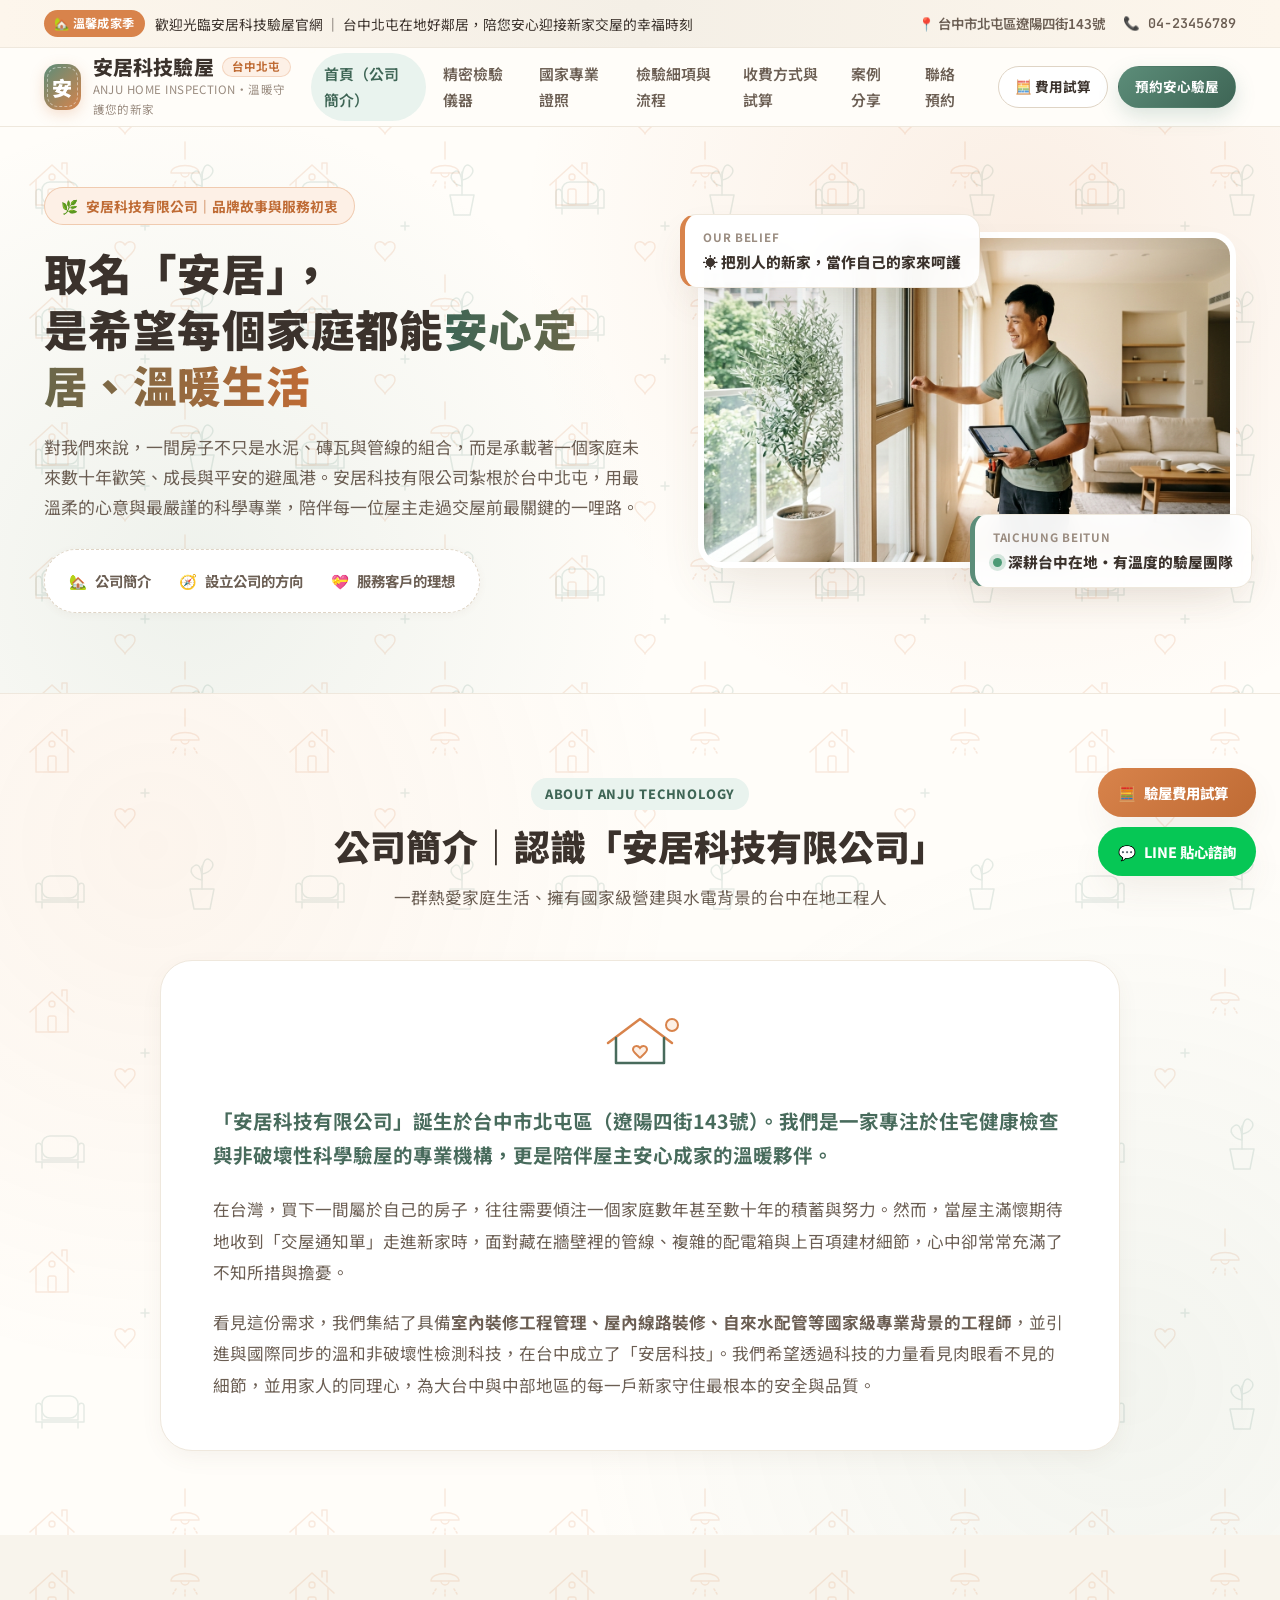
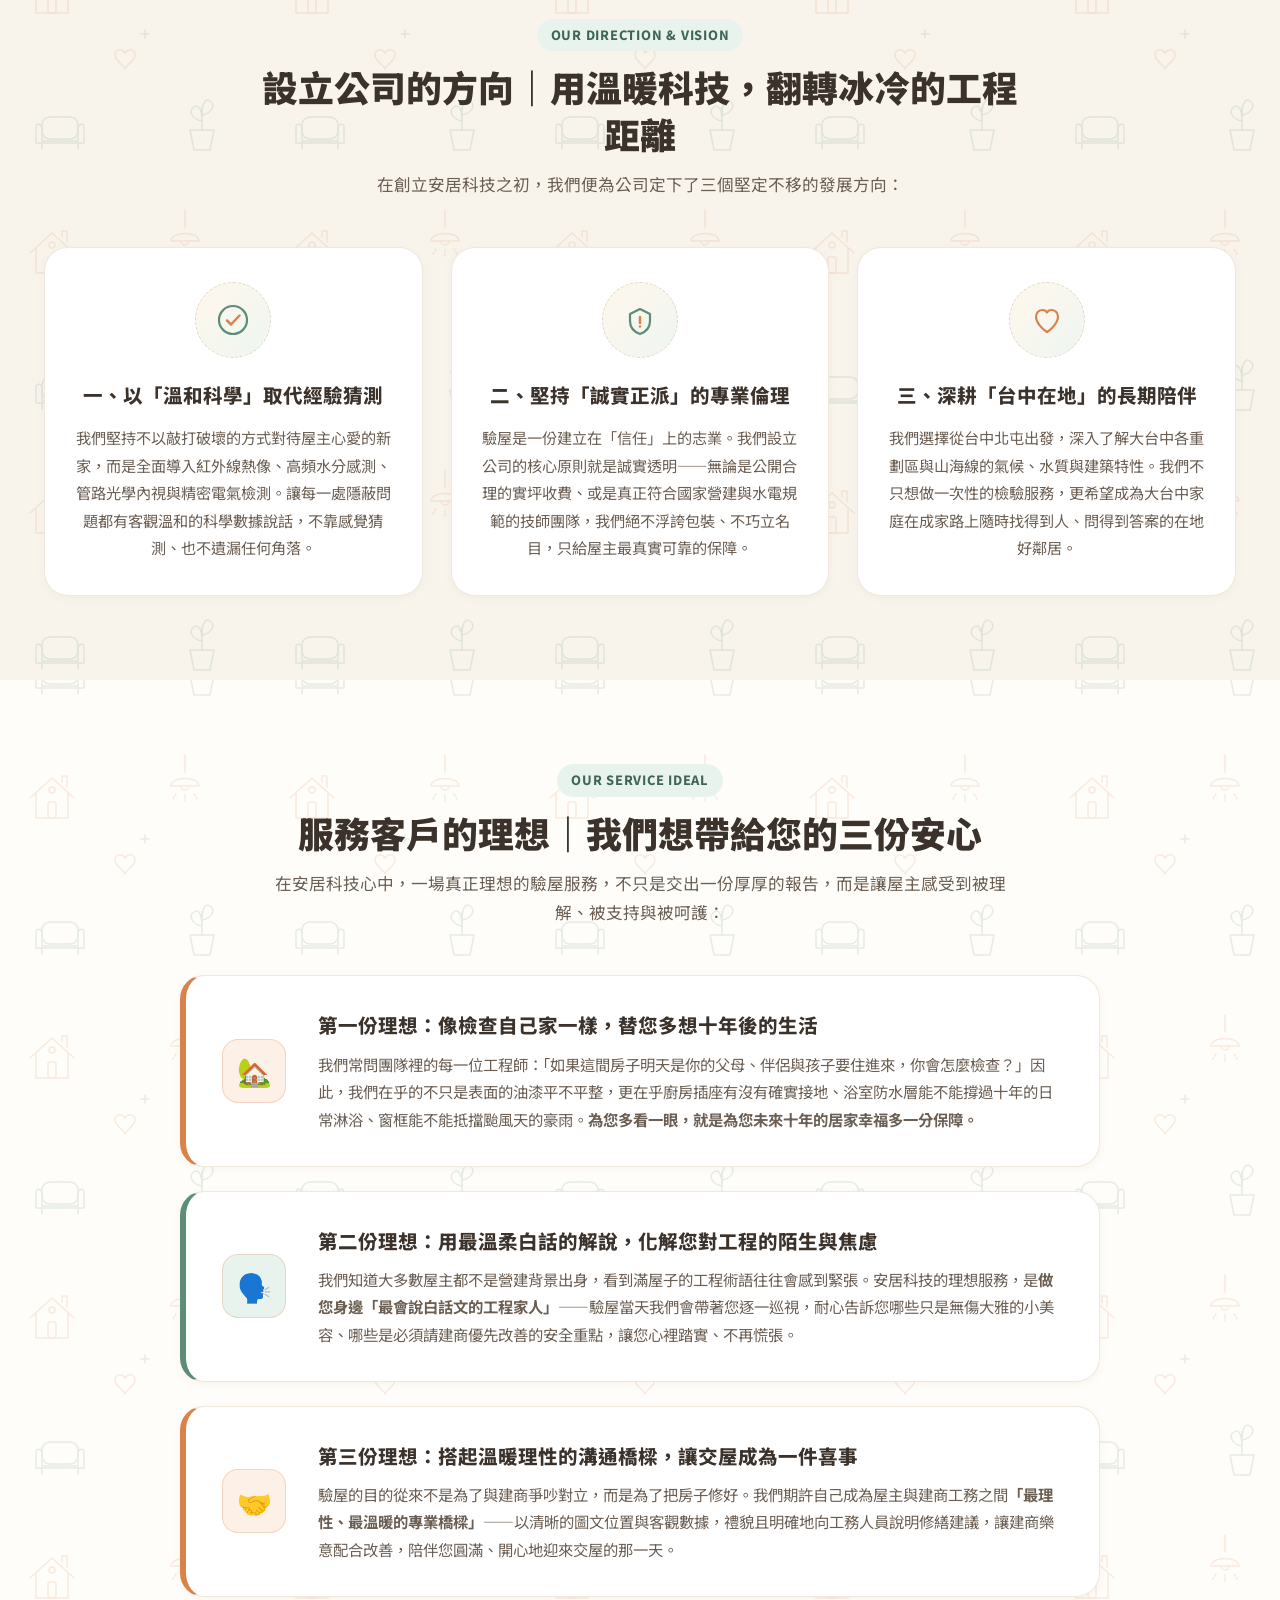
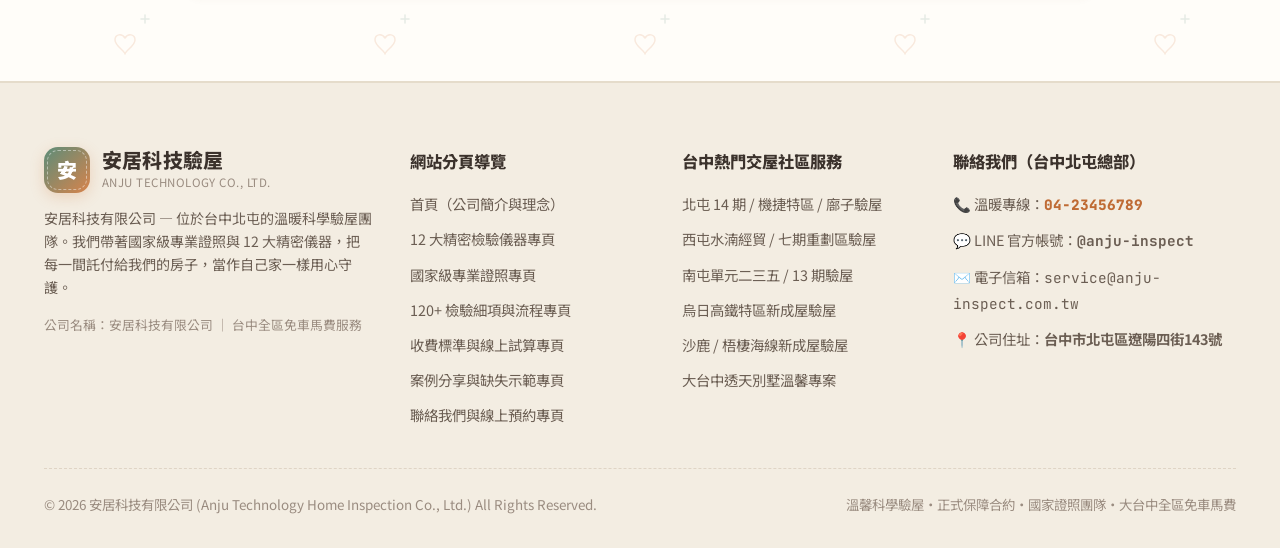
<file: index.html>
<!DOCTYPE html>
<html lang="zh-Hant-TW">
<head>
  <meta charset="UTF-8" />
  <meta name="viewport" content="width=device-width, initial-scale=1.0" />
  <title>安居科技驗屋｜安居科技有限公司 — 公司簡介・創立方向與服務理想</title>
  <meta name="description" content="安居科技驗屋（安居科技有限公司）位於台中市北屯區遼陽四街143號。認識我們的公司簡介、設立公司的初衷方向，以及「把每一座新家當成自己家呵護」的客戶服務理想。" />
  <meta name="keywords" content="安居科技驗屋, 安居科技有限公司, 台中驗屋, 北屯驗屋, 驗屋公司簡介, 居家驗屋理念" />

  <!-- Google Fonts: Noto Sans TC & JetBrains Mono -->
  <link rel="preconnect" href="https://fonts.googleapis.com" />
  <link rel="preconnect" href="https://fonts.gstatic.com" crossorigin />
  <link href="https://fonts.googleapis.com/css2?family=JetBrains+Mono:wght@500;700;800&family=Noto+Sans+TC:wght@400;500;600;700;800;900&display=swap" rel="stylesheet" />

  <!-- Main Stylesheet -->
  <link rel="stylesheet" href="styles.css" />

  <!-- Structured Data (JSON-LD) -->
  <script type="application/ld+json">
  {
    "@context": "https://schema.org",
    "@type": "ProfessionalService",
    "name": "安居科技驗屋｜安居科技有限公司",
    "description": "台中北屯在地溫馨科學驗屋團隊，以對待家人般的細膩心意，結合國家級證照與溫和科學儀器，守護每一座新家。",
    "areaServed": ["台中市", "彰化縣", "南投縣", "苗栗縣"],
    "address": {
      "@type": "PostalAddress",
      "addressLocality": "北屯區",
      "addressRegion": "台中市",
      "streetAddress": "遼陽四街143號",
      "addressCountry": "TW"
    },
    "telephone": "+886-4-2345-6789"
  }
  </script>
</head>
<body>

  <!-- =====================================================================
       1. Top Promotional & Trust Bar
       ===================================================================== -->
  <div class="top-promo-bar">
    <div class="container top-promo-inner">
      <div class="promo-badges">
        <span class="promo-tag">🏡 溫馨成家季</span>
        <span>歡迎光臨安居科技驗屋官網 ｜ 台中北屯在地好鄰居，陪您安心迎接新家交屋的幸福時刻</span>
      </div>
      <div class="promo-contact-quick">
        <span>📍 台中市北屯區遼陽四街143號</span>
        <a href="tel:0423456789" class="mono-num">📞 04-23456789</a>
      </div>
    </div>
  </div>

  <!-- =====================================================================
       2. Sticky Header & Multi-Page Navigation
       ===================================================================== -->
  <header class="site-header" id="siteHeader">
    <div class="container header-inner">
      <a href="index.html" class="brand-logo" aria-label="安居科技驗屋首頁">
        <div class="logo-mark">安</div>
        <div class="brand-text">
          <div class="brand-name">
            安居科技驗屋
            <span class="region-pill">台中北屯</span>
          </div>
          <span class="brand-sub">ANJU HOME INSPECTION・溫暖守護您的新家</span>
        </div>
      </a>

      <nav class="main-nav" id="mainNav" aria-label="主導覽列">
        <a href="index.html" class="nav-link active">首頁（公司簡介）</a>
        <a href="instruments.html" class="nav-link">精密檢驗儀器</a>
        <a href="certifications.html" class="nav-link">國家專業證照</a>
        <a href="process.html" class="nav-link">檢驗細項與流程</a>
        <a href="pricing.html" class="nav-link">收費方式與試算</a>
        <a href="cases.html" class="nav-link">案例分享</a>
        <a href="contact.html" class="nav-link">聯絡預約</a>
      </nav>

      <div class="header-actions">
        <a href="pricing.html" class="btn btn-outline btn-sm">🧮 費用試算</a>
        <a href="contact.html" class="btn btn-primary btn-sm">預約安心驗屋</a>
        <button class="mobile-menu-btn" id="mobileMenuBtn" aria-label="開啟選單">☰</button>
      </div>
    </div>
  </header>

  <!-- =====================================================================
       3. Hero Section — 溫暖品牌宣言
       ===================================================================== -->
  <section class="hero-section">
    <div class="container hero-grid">
      <div class="hero-content">
        <div class="eyebrow-badge">
          <span>🌿</span>
          <span>安居科技有限公司｜品牌故事與服務初衷</span>
        </div>
        <h1 class="hero-title">
          取名「安居」，<br />
          是希望每個家庭都能<span class="highlight-gradient">安心定居、溫暖生活</span>
        </h1>
        <p class="hero-desc">
          對我們來說，一間房子不只是水泥、磚瓦與管線的組合，而是承載著一個家庭未來數十年歡笑、成長與平安的避風港。安居科技有限公司紮根於台中北屯，用最溫柔的心意與最嚴謹的科學專業，陪伴每一位屋主走過交屋前最關鍵的一哩路。
        </p>

        <div class="cozy-illustration-strip" style="margin: 24px 0 0; justify-content: flex-start; width: fit-content;">
          <div class="cozy-illo-item">🏡 <span>公司簡介</span></div>
          <div class="cozy-illo-item">🧭 <span>設立公司的方向</span></div>
          <div class="cozy-illo-item">💝 <span>服務客戶的理想</span></div>
        </div>
      </div>

      <div class="hero-visual-wrap">
        <div class="hud-card hud-top-left">
          <div class="hud-title">OUR BELIEF</div>
          <div class="hud-value">
            <span>☀️ 把別人的新家，當作自己的家來呵護</span>
          </div>
        </div>

        <div class="hero-image-frame">
          <img src="assets/hero-warm-home.jpg" alt="安居科技驗屋工程師於溫暖明亮的新成屋中，微笑替屋主細心守護居家品質" />
        </div>

        <div class="hud-card hud-bottom-right">
          <div class="hud-title">TAICHUNG BEITUN</div>
          <div class="hud-value">
            <span class="pulse-dot"></span>
            <span>深耕台中在地・有溫度的驗屋團隊</span>
          </div>
        </div>
      </div>
    </div>
  </section>

  <!-- =====================================================================
       4. 第一部分：公司簡介 (Company Profile)
       ===================================================================== -->
  <section class="section bg-light-grid" id="about-company">
    <div class="container">
      <div class="section-header">
        <span class="section-tag">ABOUT ANJU TECHNOLOGY</span>
        <h2 class="section-title">公司簡介｜認識「安居科技有限公司」</h2>
        <p class="section-desc">
          一群熱愛家庭生活、擁有國家級營建與水電背景的台中在地工程人
        </p>
      </div>

      <div class="story-card">
        <!-- Subtle Top Illustration SVG -->
        <div style="text-align:center; margin-bottom:24px;" aria-hidden="true">
          <svg width="96" height="64" viewBox="0 0 96 64" fill="none" xmlns="http://www.w3.org/2000/svg" style="margin:0 auto;">
            <path d="M16 34L48 10L80 34" stroke="#D8834B" stroke-width="2.5" stroke-linecap="round" stroke-linejoin="round"/>
            <path d="M24 29V54H72V29" stroke="#486B5C" stroke-width="2.5" stroke-linecap="round" stroke-linejoin="round"/>
            <path d="M48 39C46 36 41 36.5 41 40.5C41 44 48 47.5 48 49.5C48 47.5 55 44 55 40.5C55 36.5 50 36 48 39Z" fill="#FDF0E6" stroke="#D8834B" stroke-width="2"/>
            <circle cx="80" cy="16" r="6" fill="#FDF0E6" stroke="#D8834B" stroke-width="2"/>
          </svg>
        </div>

        <p class="story-lead">
          「安居科技有限公司」誕生於台中市北屯區（遼陽四街143號）。我們是一家專注於住宅健康檢查與非破壞性科學驗屋的專業機構，更是陪伴屋主安心成家的溫暖夥伴。
        </p>
        <p class="story-text">
          在台灣，買下一間屬於自己的房子，往往需要傾注一個家庭數年甚至數十年的積蓄與努力。然而，當屋主滿懷期待地收到「交屋通知單」走進新家時，面對藏在牆壁裡的管線、複雜的配電箱與上百項建材細節，心中卻常常充滿了不知所措與擔憂。
        </p>
        <p class="story-text" style="margin-bottom:0;">
          看見這份需求，我們集結了具備<strong>室內裝修工程管理、屋內線路裝修、自來水配管等國家級專業背景的工程師</strong>，並引進與國際同步的溫和非破壞性檢測科技，在台中成立了「安居科技」。我們希望透過科技的力量看見肉眼看不見的細節，並用家人的同理心，為大台中與中部地區的每一戶新家守住最根本的安全與品質。
        </p>
      </div>
    </div>
  </section>

  <!-- =====================================================================
       5. 第二部分：設立公司的方向與初衷 (Our Founding Direction & Vision)
       ===================================================================== -->
  <section class="section section-subtle" id="company-direction">
    <div class="container">
      <div class="section-header">
        <span class="section-tag">OUR DIRECTION & VISION</span>
        <h2 class="section-title">設立公司的方向｜用溫暖科技，翻轉冰冷的工程距離</h2>
        <p class="section-desc">
          在創立安居科技之初，我們便為公司定下了三個堅定不移的發展方向：
        </p>
      </div>

      <div class="vision-pillars-grid">
        <!-- Direction 1 -->
        <div class="vision-pillar-card">
          <div class="vision-illo-circle" aria-hidden="true">
            <svg width="38" height="38" viewBox="0 0 38 38" fill="none" xmlns="http://www.w3.org/2000/svg">
              <circle cx="19" cy="19" r="14" stroke="#5C8D79" stroke-width="2.2"/>
              <path d="M13 19.5L17 23.5L25.5 14.5" stroke="#D8834B" stroke-width="2.5" stroke-linecap="round" stroke-linejoin="round"/>
            </svg>
          </div>
          <h3 style="font-size:1.22rem; font-weight:800; margin-bottom:12px; color:var(--text-primary);">
            一、以「溫和科學」取代經驗猜測
          </h3>
          <p style="font-size:0.95rem; color:var(--text-secondary); line-height:1.8;">
            我們堅持不以敲打破壞的方式對待屋主心愛的新家，而是全面導入紅外線熱像、高頻水分感測、管路光學內視與精密電氣檢測。讓每一處隱蔽問題都有客觀溫和的科學數據說話，不靠感覺猜測、也不遺漏任何角落。
          </p>
        </div>

        <!-- Direction 2 -->
        <div class="vision-pillar-card">
          <div class="vision-illo-circle" aria-hidden="true">
            <svg width="38" height="38" viewBox="0 0 38 38" fill="none" xmlns="http://www.w3.org/2000/svg">
              <path d="M19 8L29 13V20C29 26.5 24.5 31 19 33C13.5 31 9 26.5 9 20V13L19 8Z" stroke="#5C8D79" stroke-width="2.2" stroke-linejoin="round"/>
              <path d="M19 16V22M19 25.5H19.02" stroke="#D8834B" stroke-width="2.5" stroke-linecap="round"/>
            </svg>
          </div>
          <h3 style="font-size:1.22rem; font-weight:800; margin-bottom:12px; color:var(--text-primary);">
            二、堅持「誠實正派」的專業倫理
          </h3>
          <p style="font-size:0.95rem; color:var(--text-secondary); line-height:1.8;">
            驗屋是一份建立在「信任」上的志業。我們設立公司的核心原則就是誠實透明——無論是公開合理的實坪收費、或是真正符合國家營建與水電規範的技師團隊，我們絕不浮誇包裝、不巧立名目，只給屋主最真實可靠的保障。
          </p>
        </div>

        <!-- Direction 3 -->
        <div class="vision-pillar-card">
          <div class="vision-illo-circle" aria-hidden="true">
            <svg width="38" height="38" viewBox="0 0 38 38" fill="none" xmlns="http://www.w3.org/2000/svg">
              <path d="M19 31C19 31 8 24 8 15.5C8 11.5 11.2 9 14.5 9C16.8 9 18.4 10.2 19 11.5C19.6 10.2 21.2 9 23.5 9C26.8 9 30 11.5 30 15.5C30 24 19 31 19 31Z" stroke="#D8834B" stroke-width="2.2" stroke-linejoin="round"/>
            </svg>
          </div>
          <h3 style="font-size:1.22rem; font-weight:800; margin-bottom:12px; color:var(--text-primary);">
            三、深耕「台中在地」的長期陪伴
          </h3>
          <p style="font-size:0.95rem; color:var(--text-secondary); line-height:1.8;">
            我們選擇從台中北屯出發，深入了解大台中各重劃區與山海線的氣候、水質與建築特性。我們不只想做一次性的檢驗服務，更希望成為大台中家庭在成家路上隨時找得到人、問得到答案的在地好鄰居。
          </p>
        </div>
      </div>
    </div>
  </section>

  <!-- =====================================================================
       6. 第三部分：服務客戶的理想與承諾 (Our Ideal for Serving Clients)
       ===================================================================== -->
  <section class="section" id="service-ideal">
    <div class="container">
      <div class="section-header">
        <span class="section-tag">OUR SERVICE IDEAL</span>
        <h2 class="section-title">服務客戶的理想｜我們想帶給您的三份安心</h2>
        <p class="section-desc">
          在安居科技心中，一場真正理想的驗屋服務，不只是交出一份厚厚的報告，而是讓屋主感受到被理解、被支持與被呵護：
        </p>
      </div>

      <div class="ideal-list-wrap">
        <div class="ideal-row-card">
          <div class="value-icon" style="margin-bottom:0; width:64px; height:64px; font-size:1.75rem;">🏡</div>
          <div>
            <h3 style="font-size:1.22rem; font-weight:800; margin-bottom:8px; color:var(--text-primary);">
              第一份理想：像檢查自己家一樣，替您多想十年後的生活
            </h3>
            <p style="font-size:0.96rem; color:var(--text-secondary); line-height:1.8;">
              我們常問團隊裡的每一位工程師：「如果這間房子明天是你的父母、伴侶與孩子要住進來，你會怎麼檢查？」因此，我們在乎的不只是表面的油漆平不平整，更在乎廚房插座有沒有確實接地、浴室防水層能不能撐過十年的日常淋浴、窗框能不能抵擋颱風天的豪雨。<strong>為您多看一眼，就是為您未來十年的居家幸福多一分保障。</strong>
            </p>
          </div>
        </div>

        <div class="ideal-row-card">
          <div class="value-icon" style="margin-bottom:0; width:64px; height:64px; font-size:1.75rem; background:var(--brand-teal-light); color:var(--brand-teal-dark);">🗣️</div>
          <div>
            <h3 style="font-size:1.22rem; font-weight:800; margin-bottom:8px; color:var(--text-primary);">
              第二份理想：用最溫柔白話的解說，化解您對工程的陌生與焦慮
            </h3>
            <p style="font-size:0.96rem; color:var(--text-secondary); line-height:1.8;">
              我們知道大多數屋主都不是營建背景出身，看到滿屋子的工程術語往往會感到緊張。安居科技的理想服務，是<strong>做您身邊「最會說白話文的工程家人」</strong>——驗屋當天我們會帶著您逐一巡視，耐心告訴您哪些只是無傷大雅的小美容、哪些是必須請建商優先改善的安全重點，讓您心裡踏實、不再慌張。
            </p>
          </div>
        </div>

        <div class="ideal-row-card">
          <div class="value-icon" style="margin-bottom:0; width:64px; height:64px; font-size:1.75rem;">🤝</div>
          <div>
            <h3 style="font-size:1.22rem; font-weight:800; margin-bottom:8px; color:var(--text-primary);">
              第三份理想：搭起溫暖理性的溝通橋樑，讓交屋成為一件喜事
            </h3>
            <p style="font-size:0.96rem; color:var(--text-secondary); line-height:1.8;">
              驗屋的目的從來不是為了與建商爭吵對立，而是為了把房子修好。我們期許自己成為屋主與建商工務之間<strong>「最理性、最溫暖的專業橋樑」</strong>——以清晰的圖文位置與客觀數據，禮貌且明確地向工務人員說明修繕建議，讓建商樂意配合改善，陪伴您圓滿、開心地迎來交屋的那一天。
            </p>
          </div>
        </div>
      </div>
    </div>
  </section>

  <!-- =====================================================================
       7. Footer
       ===================================================================== -->
  <footer class="site-footer">
    <div class="container">
      <div class="footer-grid">
        <div class="footer-col">
          <div class="brand-logo" style="margin-bottom:14px;">
            <div class="logo-mark">安</div>
            <div class="brand-text">
              <div class="brand-name">安居科技驗屋</div>
              <span class="brand-sub">ANJU TECHNOLOGY CO., LTD.</span>
            </div>
          </div>
          <p style="font-size:0.88rem; line-height:1.65; margin-bottom:14px;">
            安居科技有限公司 — 位於台中北屯的溫暖科學驗屋團隊。我們帶著國家級專業證照與 12 大精密儀器，把每一間託付給我們的房子，當作自己家一樣用心守護。
          </p>
          <div style="font-size:0.8rem; color:var(--text-muted);">
            公司名稱：安居科技有限公司 ｜ 台中全區免車馬費服務
          </div>
        </div>

        <div class="footer-col">
          <h4>網站分頁導覽</h4>
          <ul class="footer-links">
            <li><a href="index.html">首頁（公司簡介與理念）</a></li>
            <li><a href="instruments.html">12 大精密檢驗儀器專頁</a></li>
            <li><a href="certifications.html">國家級專業證照專頁</a></li>
            <li><a href="process.html">120+ 檢驗細項與流程專頁</a></li>
            <li><a href="pricing.html">收費標準與線上試算專頁</a></li>
            <li><a href="cases.html">案例分享與缺失示範專頁</a></li>
            <li><a href="contact.html">聯絡我們與線上預約專頁</a></li>
          </ul>
        </div>

        <div class="footer-col">
          <h4>台中熱門交屋社區服務</h4>
          <ul class="footer-links">
            <li><a href="contact.html">北屯 14 期 / 機捷特區 / 廍子驗屋</a></li>
            <li><a href="contact.html">西屯水湳經貿 / 七期重劃區驗屋</a></li>
            <li><a href="contact.html">南屯單元二三五 / 13 期驗屋</a></li>
            <li><a href="contact.html">烏日高鐵特區新成屋驗屋</a></li>
            <li><a href="contact.html">沙鹿 / 梧棲海線新成屋驗屋</a></li>
            <li><a href="contact.html">大台中透天別墅溫馨專案</a></li>
          </ul>
        </div>

        <div class="footer-col">
          <h4>聯絡我們（台中北屯總部）</h4>
          <ul class="footer-links">
            <li>📞 溫暖專線：<a href="tel:0423456789" class="mono-num" style="color:var(--brand-amber-hover); font-weight:800;">04-23456789</a></li>
            <li>💬 LINE 官方帳號：<span class="mono-num" style="font-weight:700;">@anju-inspect</span></li>
            <li>✉️ 電子信箱：<span class="mono-num">service@anju-inspect.com.tw</span></li>
            <li>📍 公司住址：<strong>台中市北屯區遼陽四街143號</strong></li>
          </ul>
        </div>
      </div>

      <div class="footer-bottom">
        <div>© 2026 安居科技有限公司 (Anju Technology Home Inspection Co., Ltd.) All Rights Reserved.</div>
        <div>溫馨科學驗屋・正式保障合約・國家證照團隊・大台中全區免車馬費</div>
      </div>
    </div>
  </footer>

  <!-- Floating Quick Action Buttons -->
  <div class="floating-cta">
    <a href="pricing.html" class="float-btn btn-amber">
      <span>🧮</span>
      <span>驗屋費用試算</span>
    </a>
    <a href="contact.html" class="float-btn btn-line">
      <span>💬</span>
      <span>LINE 貼心諮詢</span>
    </a>
  </div>

  <!-- Main Interactive Script -->
  <script src="app.js"></script>
</body>
</html>
</file>
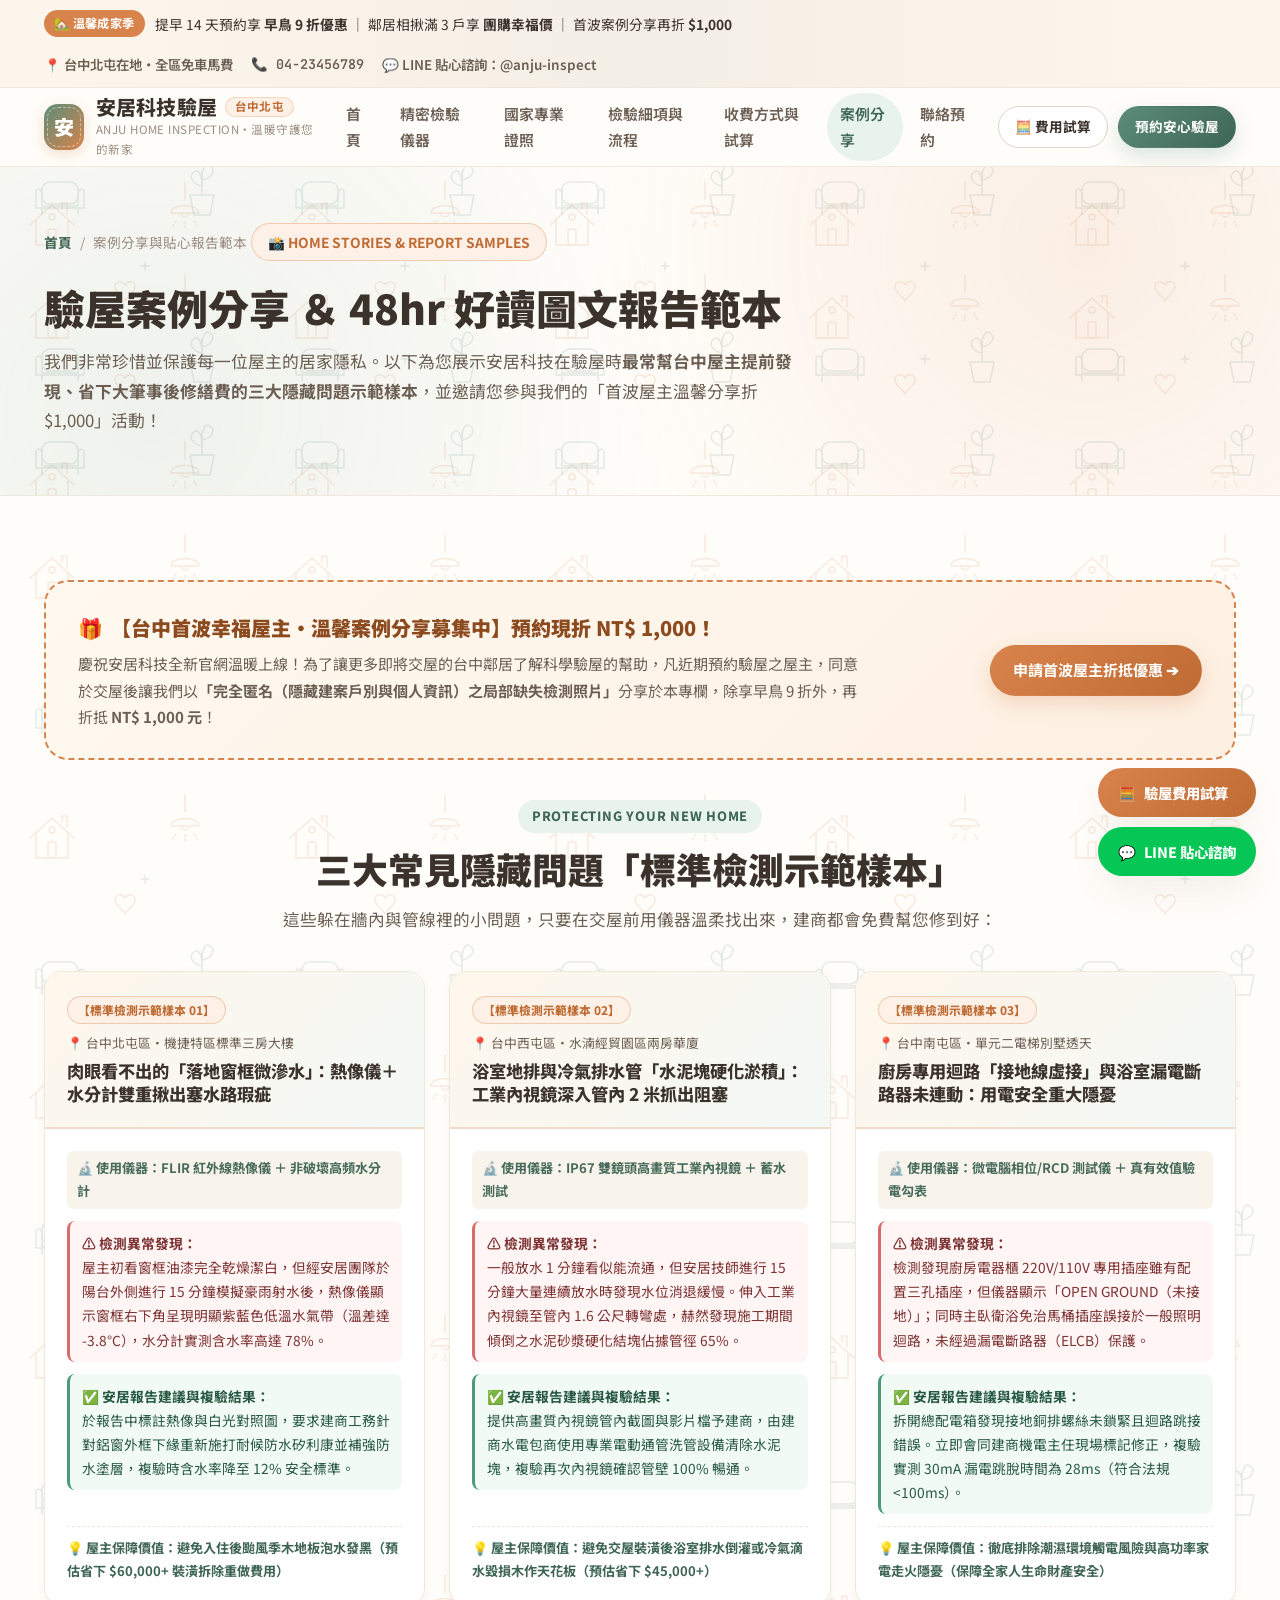
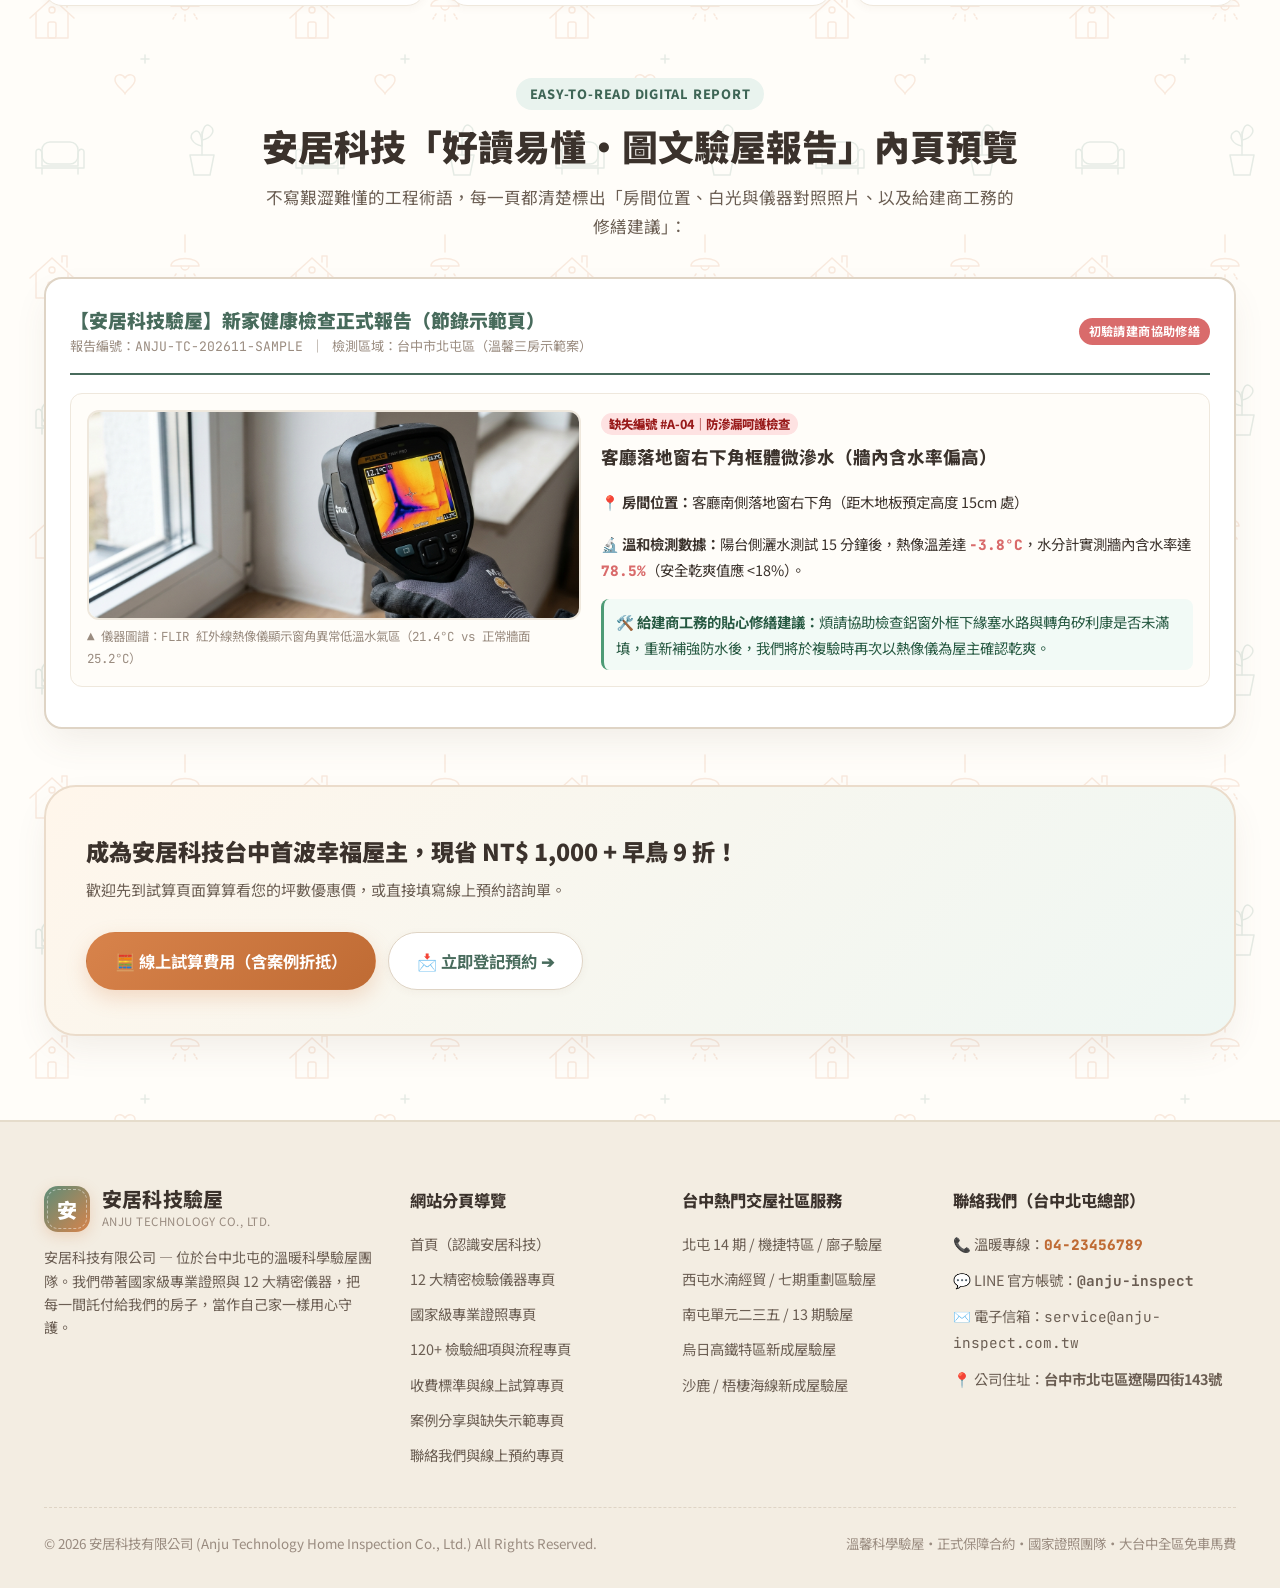
<file: cases.html>
<!DOCTYPE html>
<html lang="zh-Hant-TW">
<head>
  <meta charset="UTF-8" />
  <meta name="viewport" content="width=device-width, initial-scale=1.0" />
  <title>溫馨案例分享與圖文報告範本｜安居科技驗屋 — 安居科技有限公司（台中北屯）</title>
  <meta name="description" content="安居科技驗屋案例分享專區：展示窗框微滲水紅外線熱像判讀、浴室排水管工業內視鏡水泥淤積、配電箱接地與漏電斷路器異常等標準檢測報告示範，並開放台中首波屋主案例分享現折$1,000溫馨回饋。" />
  <link rel="preconnect" href="https://fonts.googleapis.com" />
  <link rel="preconnect" href="https://fonts.gstatic.com" crossorigin />
  <link href="https://fonts.googleapis.com/css2?family=JetBrains+Mono:wght@500;700;800&family=Noto+Sans+TC:wght@400;500;600;700;800;900&display=swap" rel="stylesheet" />
  <link rel="stylesheet" href="styles.css" />
</head>
<body>

  <!-- Top Promo Bar -->
  <div class="top-promo-bar">
    <div class="container top-promo-inner">
      <div class="promo-badges">
        <span class="promo-tag">🏡 溫馨成家季</span>
        <span>提早 14 天預約享 <strong>早鳥 9 折優惠</strong> ｜ 鄰居相揪滿 3 戶享 <strong>團購幸福價</strong> ｜ 首波案例分享再折 <strong>$1,000</strong></span>
      </div>
      <div class="promo-contact-quick">
        <span>📍 台中北屯在地・全區免車馬費</span>
        <a href="tel:0423456789" class="mono-num">📞 04-23456789</a>
        <a href="contact.html">💬 LINE 貼心諮詢：@anju-inspect</a>
      </div>
    </div>
  </div>

  <!-- Sticky Header -->
  <header class="site-header" id="siteHeader">
    <div class="container header-inner">
      <a href="index.html" class="brand-logo" aria-label="安居科技驗屋首頁">
        <div class="logo-mark">安</div>
        <div class="brand-text">
          <div class="brand-name">
            安居科技驗屋
            <span class="region-pill">台中北屯</span>
          </div>
          <span class="brand-sub">ANJU HOME INSPECTION・溫暖守護您的新家</span>
        </div>
      </a>

      <nav class="main-nav" id="mainNav" aria-label="主導覽列">
        <a href="index.html" class="nav-link">首頁</a>
        <a href="instruments.html" class="nav-link">精密檢驗儀器</a>
        <a href="certifications.html" class="nav-link">國家專業證照</a>
        <a href="process.html" class="nav-link">檢驗細項與流程</a>
        <a href="pricing.html" class="nav-link">收費方式與試算</a>
        <a href="cases.html" class="nav-link active">案例分享</a>
        <a href="contact.html" class="nav-link">聯絡預約</a>
      </nav>

      <div class="header-actions">
        <a href="pricing.html" class="btn btn-outline btn-sm">🧮 費用試算</a>
        <a href="contact.html" class="btn btn-primary btn-sm">預約安心驗屋</a>
        <button class="mobile-menu-btn" id="mobileMenuBtn" aria-label="開啟選單">☰</button>
      </div>
    </div>
  </header>

  <!-- Subpage Hero -->
  <section class="page-hero">
    <div class="container">
      <nav class="breadcrumb" aria-label="麵包屑導覽">
        <a href="index.html">首頁</a>
        <span>/</span>
        <span>案例分享與貼心報告範本</span>
      </nav>
      <div class="eyebrow-badge">📸 HOME STORIES & REPORT SAMPLES</div>
      <h1 class="page-hero-title">驗屋案例分享 ＆ 48hr 好讀圖文報告範本</h1>
      <p class="page-hero-desc">
        我們非常珍惜並保護每一位屋主的居家隱私。以下為您展示安居科技在驗屋時<strong>最常幫台中屋主提前發現、省下大筆事後修繕費的三大隱藏問題示範樣本</strong>，並邀請您參與我們的「首波屋主溫馨分享折 $1,000」活動！
      </p>
    </div>
  </section>

  <!-- Main Cases & Report Preview Content -->
  <section class="section">
    <div class="container">
      <!-- Special Recruitment Banner -->
      <div class="case-recruitment-banner">
        <div class="recruitment-content">
          <h3>
            <span>🎁</span>
            <span>【台中首波幸福屋主・溫馨案例分享募集中】預約現折 NT$ 1,000！</span>
          </h3>
          <p>
            慶祝安居科技全新官網溫暖上線！為了讓更多即將交屋的台中鄰居了解科學驗屋的幫助，凡近期預約驗屋之屋主，同意於交屋後讓我們以<strong>「完全匿名（隱藏建案戶別與個人資訊）之局部缺失檢測照片」</strong>分享於本專欄，除享早鳥 9 折外，再折抵 <strong>NT$ 1,000 元</strong>！
          </p>
        </div>
        <a href="contact.html" class="btn btn-amber">申請首波屋主折抵優惠 ➔</a>
      </div>

      <!-- Cases / Sample Cards Grid (Rendered by app.js) -->
      <div class="section-header" style="margin-bottom:36px;">
        <span class="section-tag">PROTECTING YOUR NEW HOME</span>
        <h2 class="section-title">三大常見隱藏問題「標準檢測示範樣本」</h2>
        <p class="section-desc">這些躲在牆內與管線裡的小問題，只要在交屋前用儀器溫柔找出來，建商都會免費幫您修到好：</p>
      </div>

      <div class="cases-grid" id="casesGrid"></div>

      <!-- Embedded Full Report Sample Sheet -->
      <div class="section-header" style="margin-top:72px; margin-bottom:36px;">
        <span class="section-tag">EASY-TO-READ DIGITAL REPORT</span>
        <h2 class="section-title">安居科技「好讀易懂・圖文驗屋報告」內頁預覽</h2>
        <p class="section-desc">不寫艱澀難懂的工程術語，每一頁都清楚標出「房間位置、白光與儀器對照照片、以及給建商工務的修繕建議」：</p>
      </div>

      <div class="report-sheet" style="box-shadow:var(--shadow-lg);">
        <div class="report-sheet-top">
          <div>
            <div style="font-size:1.18rem; font-weight:900; color:var(--brand-navy);">【安居科技驗屋】新家健康檢查正式報告（節錄示範頁）</div>
            <div class="mono-num" style="font-size:0.82rem; color:var(--text-muted);">報告編號：ANJU-TC-202611-SAMPLE ｜ 檢測區域：台中市北屯區（溫馨三房示範案）</div>
          </div>
          <span class="promo-tag" style="background:var(--status-danger);">初驗請建商協助修繕</span>
        </div>

        <div class="report-item-row">
          <div>
            <img src="assets/thermal-demo.jpg" alt="紅外線熱像儀滲水報告圖" style="border-radius:12px; height:210px; width:100%; object-fit:cover; border:2px solid var(--border-light);" />
            <div class="mono-num" style="font-size:0.78rem; color:var(--text-muted); margin-top:6px;">
              ▲ 儀器圖譜：FLIR 紅外線熱像儀顯示窗角異常低溫水氣區（21.4°C vs 正常牆面 25.2°C）
            </div>
          </div>
          <div style="display:flex; flex-direction:column; justify-content:space-between; gap:10px; font-size:0.9rem;">
            <div>
              <span style="background:#FEE2E2; color:#991B1B; font-weight:800; padding:2px 8px; border-radius:99px; font-size:0.78rem;">缺失編號 #A-04｜防滲漏呵護檢查</span>
              <h3 style="font-size:1.1rem; font-weight:800; margin-top:6px; color:var(--text-primary);">客廳落地窗右下角框體微滲水（牆內含水率偏高）</h3>
            </div>
            <div><strong>📍 房間位置：</strong>客廳南側落地窗右下角（距木地板預定高度 15cm 處）</div>
            <div><strong>🔬 溫和檢測數據：</strong>陽台側灑水測試 15 分鐘後，熱像溫差達 <span class="mono-num" style="color:var(--status-danger); font-weight:800;">-3.8°C</span>，水分計實測牆內含水率達 <span class="mono-num" style="color:var(--status-danger); font-weight:800;">78.5%</span>（安全乾爽值應 &lt;18%）。</div>
            <div style="background:#F2FAF6; border-left:3px solid var(--status-pass); padding:10px 12px; border-radius:8px; color:#275942;">
              <strong>🛠️ 給建商工務的貼心修繕建議：</strong>煩請協助檢查鋁窗外框下緣塞水路與轉角矽利康是否未滿填，重新補強防水後，我們將於複驗時再次以熱像儀為屋主確認乾爽。
            </div>
          </div>
        </div>
      </div>

      <div class="subpage-cta-banner">
        <div>
          <h3 style="font-size:1.45rem; font-weight:900; margin-bottom:6px;">成為安居科技台中首波幸福屋主，現省 NT$ 1,000 + 早鳥 9 折！</h3>
          <p style="font-size:0.94rem;">歡迎先到試算頁面算算看您的坪數優惠價，或直接填寫線上預約諮詢單。</p>
        </div>
        <div style="display:flex; gap:12px; flex-wrap:wrap;">
          <a href="pricing.html" class="btn btn-amber btn-lg">🧮 線上試算費用（含案例折抵）</a>
          <a href="contact.html" class="btn btn-outline-light btn-lg">📩 立即登記預約 ➔</a>
        </div>
      </div>
    </div>
  </section>

  <!-- Footer -->
  <footer class="site-footer">
    <div class="container">
      <div class="footer-grid">
        <div class="footer-col">
          <div class="brand-logo" style="margin-bottom:14px;">
            <div class="logo-mark">安</div>
            <div class="brand-text">
              <div class="brand-name">安居科技驗屋</div>
              <span class="brand-sub">ANJU TECHNOLOGY CO., LTD.</span>
            </div>
          </div>
          <p style="font-size:0.88rem; line-height:1.65;">
            安居科技有限公司 — 位於台中北屯的溫暖科學驗屋團隊。我們帶著國家級專業證照與 12 大精密儀器，把每一間託付給我們的房子，當作自己家一樣用心守護。
          </p>
        </div>

        <div class="footer-col">
          <h4>網站分頁導覽</h4>
          <ul class="footer-links">
            <li><a href="index.html">首頁（認識安居科技）</a></li>
            <li><a href="instruments.html">12 大精密檢驗儀器專頁</a></li>
            <li><a href="certifications.html">國家級專業證照專頁</a></li>
            <li><a href="process.html">120+ 檢驗細項與流程專頁</a></li>
            <li><a href="pricing.html">收費標準與線上試算專頁</a></li>
            <li><a href="cases.html">案例分享與缺失示範專頁</a></li>
            <li><a href="contact.html">聯絡我們與線上預約專頁</a></li>
          </ul>
        </div>

        <div class="footer-col">
          <h4>台中熱門交屋社區服務</h4>
          <ul class="footer-links">
            <li><a href="contact.html">北屯 14 期 / 機捷特區 / 廍子驗屋</a></li>
            <li><a href="contact.html">西屯水湳經貿 / 七期重劃區驗屋</a></li>
            <li><a href="contact.html">南屯單元二三五 / 13 期驗屋</a></li>
            <li><a href="contact.html">烏日高鐵特區新成屋驗屋</a></li>
            <li><a href="contact.html">沙鹿 / 梧棲海線新成屋驗屋</a></li>
          </ul>
        </div>

        <div class="footer-col">
          <h4>聯絡我們（台中北屯總部）</h4>
          <ul class="footer-links">
            <li>📞 溫暖專線：<a href="tel:0423456789" class="mono-num" style="color:var(--brand-amber-hover); font-weight:800;">04-23456789</a></li>
            <li>💬 LINE 官方帳號：<span class="mono-num" style="font-weight:700;">@anju-inspect</span></li>
            <li>✉️ 電子信箱：<span class="mono-num">service@anju-inspect.com.tw</span></li>
            <li>📍 公司住址：<strong>台中市北屯區遼陽四街143號</strong></li>
          </ul>
        </div>
      </div>

      <div class="footer-bottom">
        <div>© 2026 安居科技有限公司 (Anju Technology Home Inspection Co., Ltd.) All Rights Reserved.</div>
        <div>溫馨科學驗屋・正式保障合約・國家證照團隊・大台中全區免車馬費</div>
      </div>
    </div>
  </footer>

  <div class="floating-cta">
    <a href="pricing.html" class="float-btn btn-amber"><span>🧮</span><span>驗屋費用試算</span></a>
    <a href="contact.html" class="float-btn btn-line"><span>💬</span><span>LINE 貼心諮詢</span></a>
  </div>

  <script src="app.js"></script>
</body>
</html>
</file>
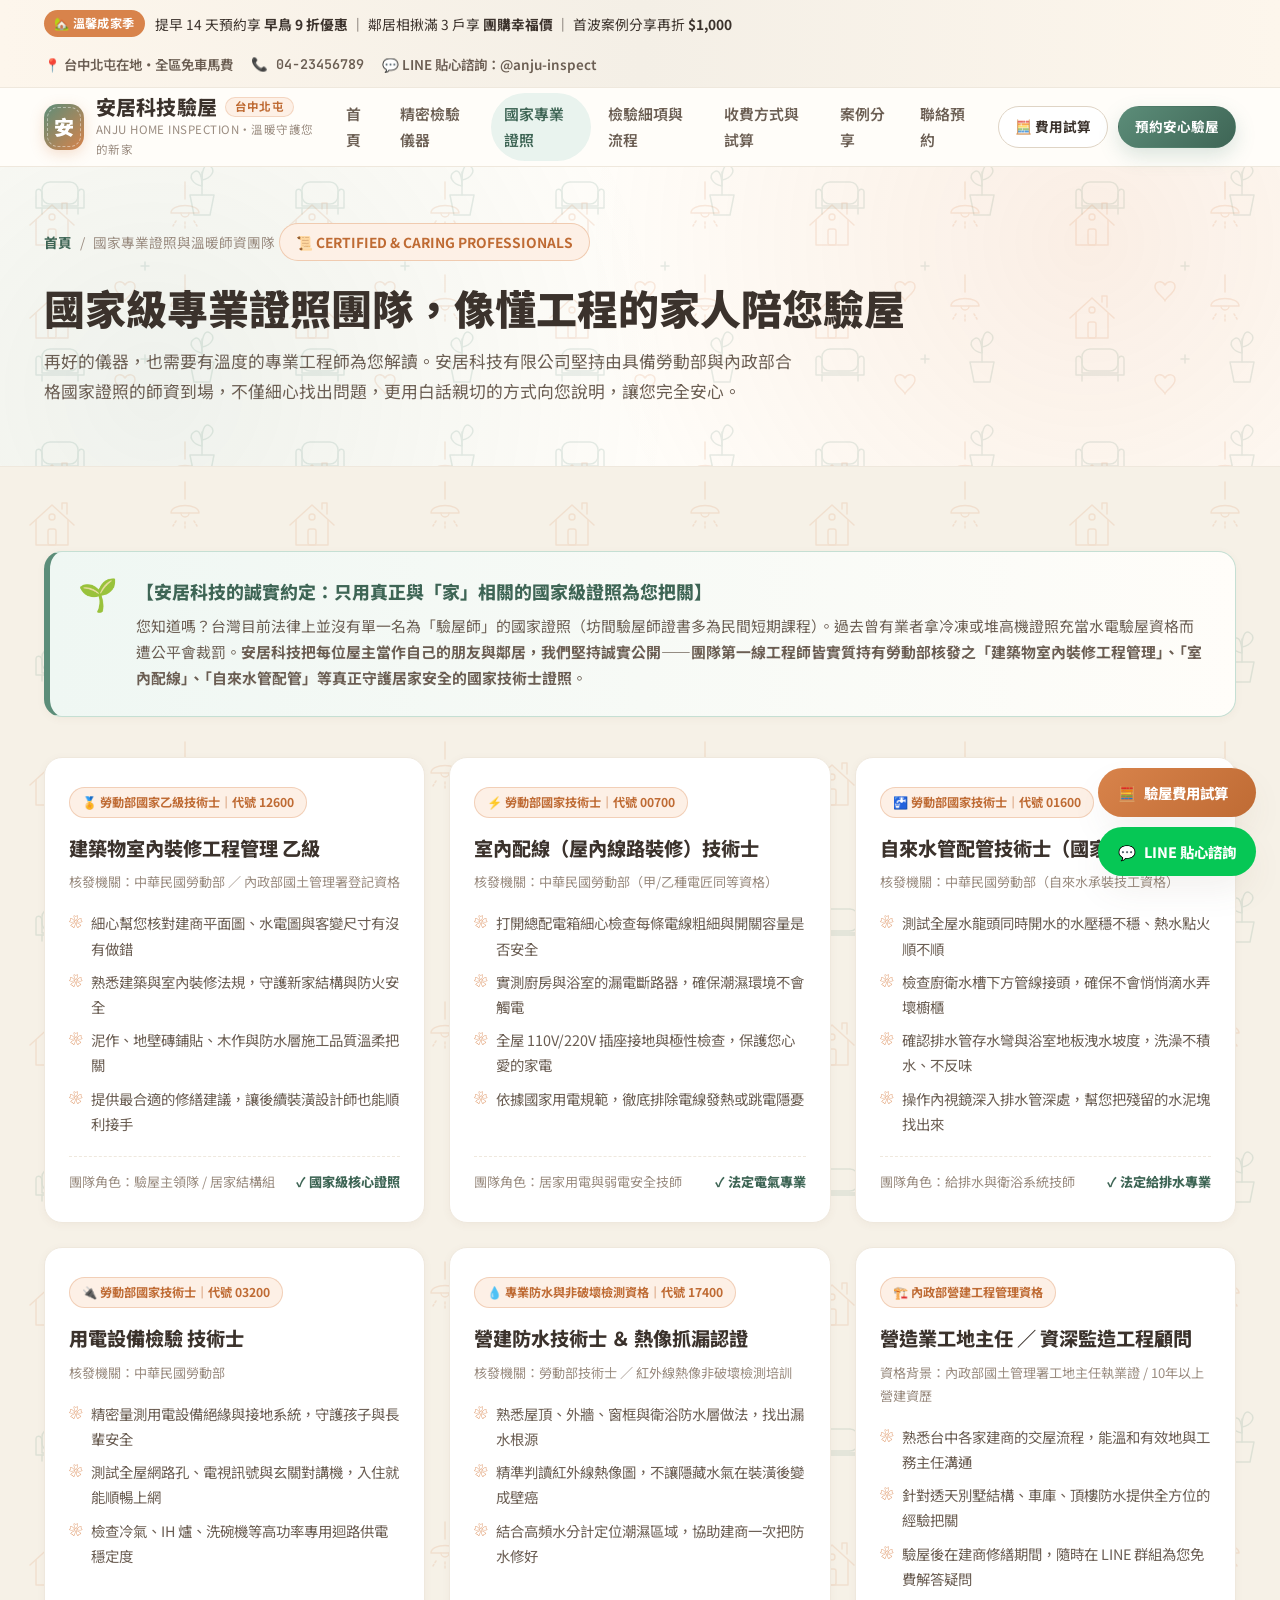
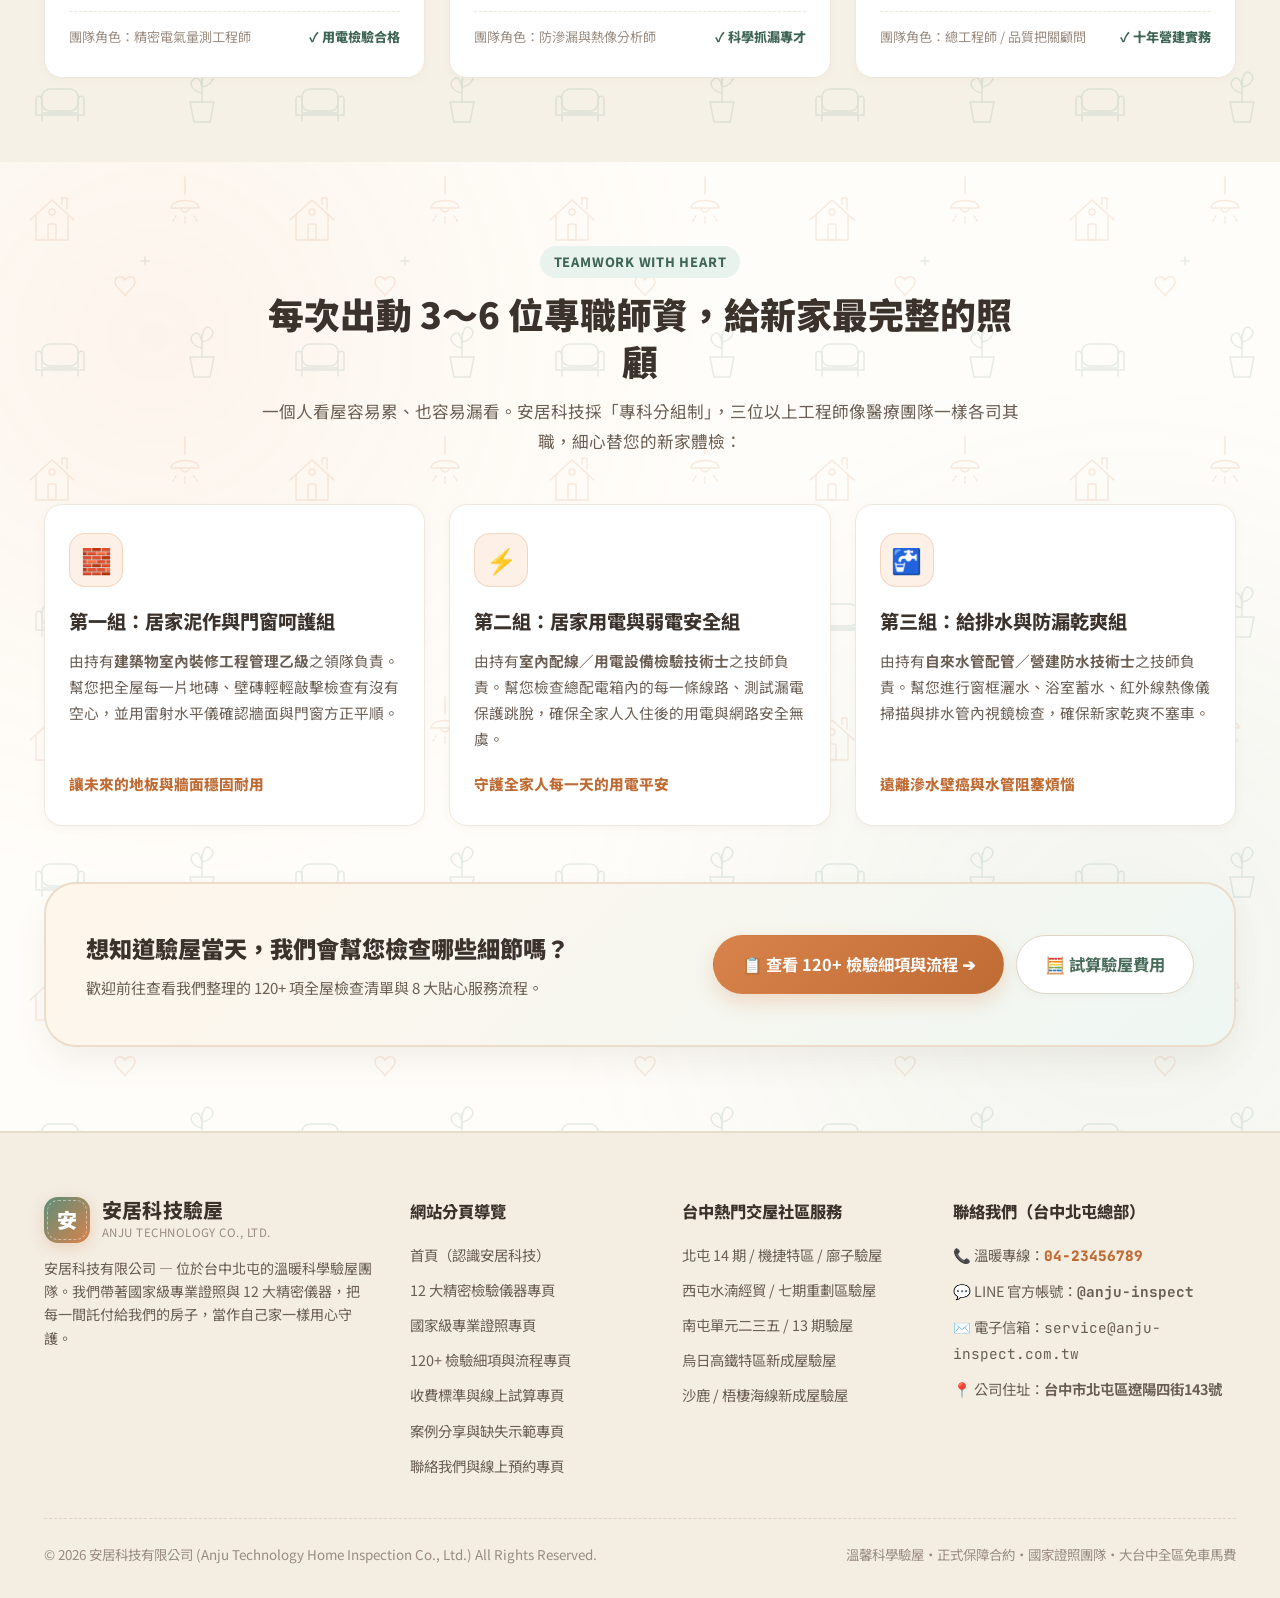
<file: certifications.html>
<!DOCTYPE html>
<html lang="zh-Hant-TW">
<head>
  <meta charset="UTF-8" />
  <meta name="viewport" content="width=device-width, initial-scale=1.0" />
  <title>國家級專業證照與溫暖團隊｜安居科技驗屋 — 安居科技有限公司（台中北屯）</title>
  <meta name="description" content="安居科技有限公司堅持誠實透明，團隊工程師具備勞動部核發之建築物室內裝修工程管理乙級（12600）、室內配線技術士（00700）、自來水管配管技術士（01600）等真正懂房子的國家級證照。" />
  <link rel="preconnect" href="https://fonts.googleapis.com" />
  <link rel="preconnect" href="https://fonts.gstatic.com" crossorigin />
  <link href="https://fonts.googleapis.com/css2?family=JetBrains+Mono:wght@500;700;800&family=Noto+Sans+TC:wght@400;500;600;700;800;900&display=swap" rel="stylesheet" />
  <link rel="stylesheet" href="styles.css" />
</head>
<body>

  <!-- Top Promo Bar -->
  <div class="top-promo-bar">
    <div class="container top-promo-inner">
      <div class="promo-badges">
        <span class="promo-tag">🏡 溫馨成家季</span>
        <span>提早 14 天預約享 <strong>早鳥 9 折優惠</strong> ｜ 鄰居相揪滿 3 戶享 <strong>團購幸福價</strong> ｜ 首波案例分享再折 <strong>$1,000</strong></span>
      </div>
      <div class="promo-contact-quick">
        <span>📍 台中北屯在地・全區免車馬費</span>
        <a href="tel:0423456789" class="mono-num">📞 04-23456789</a>
        <a href="contact.html">💬 LINE 貼心諮詢：@anju-inspect</a>
      </div>
    </div>
  </div>

  <!-- Sticky Header -->
  <header class="site-header" id="siteHeader">
    <div class="container header-inner">
      <a href="index.html" class="brand-logo" aria-label="安居科技驗屋首頁">
        <div class="logo-mark">安</div>
        <div class="brand-text">
          <div class="brand-name">
            安居科技驗屋
            <span class="region-pill">台中北屯</span>
          </div>
          <span class="brand-sub">ANJU HOME INSPECTION・溫暖守護您的新家</span>
        </div>
      </a>

      <nav class="main-nav" id="mainNav" aria-label="主導覽列">
        <a href="index.html" class="nav-link">首頁</a>
        <a href="instruments.html" class="nav-link">精密檢驗儀器</a>
        <a href="certifications.html" class="nav-link active">國家專業證照</a>
        <a href="process.html" class="nav-link">檢驗細項與流程</a>
        <a href="pricing.html" class="nav-link">收費方式與試算</a>
        <a href="cases.html" class="nav-link">案例分享</a>
        <a href="contact.html" class="nav-link">聯絡預約</a>
      </nav>

      <div class="header-actions">
        <a href="pricing.html" class="btn btn-outline btn-sm">🧮 費用試算</a>
        <a href="contact.html" class="btn btn-primary btn-sm">預約安心驗屋</a>
        <button class="mobile-menu-btn" id="mobileMenuBtn" aria-label="開啟選單">☰</button>
      </div>
    </div>
  </header>

  <!-- Subpage Hero -->
  <section class="page-hero">
    <div class="container">
      <nav class="breadcrumb" aria-label="麵包屑導覽">
        <a href="index.html">首頁</a>
        <span>/</span>
        <span>國家專業證照與溫暖師資團隊</span>
      </nav>
      <div class="eyebrow-badge">📜 CERTIFIED & CARING PROFESSIONALS</div>
      <h1 class="page-hero-title">國家級專業證照團隊，像懂工程的家人陪您驗屋</h1>
      <p class="page-hero-desc">
        再好的儀器，也需要有溫度的專業工程師為您解讀。安居科技有限公司堅持由具備勞動部與內政部合格國家證照的師資到場，不僅細心找出問題，更用白話親切的方式向您說明，讓您完全安心。
      </p>
    </div>
  </section>

  <!-- Certifications Main Section -->
  <section class="section section-dark">
    <div class="container">
      <!-- Honest & FTC-Compliant Industry Notice -->
      <div class="compliance-notice">
        <div class="compliance-icon">🌱</div>
        <div>
          <h3>【安居科技的誠實約定：只用真正與「家」相關的國家級證照為您把關】</h3>
          <p>
            您知道嗎？台灣目前法律上並沒有單一名為「驗屋師」的國家證照（坊間驗屋師證書多為民間短期課程）。過去曾有業者拿冷凍或堆高機證照充當水電驗屋資格而遭公平會裁罰。<strong>安居科技把每位屋主當作自己的朋友與鄰居，我們堅持誠實公開——團隊第一線工程師皆實質持有勞動部核發之「建築物室內裝修工程管理」、「室內配線」、「自來水管配管」等真正守護居家安全的國家技術士證照</strong>。
          </p>
        </div>
      </div>

      <div class="certs-grid">
        <!-- Cert 1 -->
        <article class="cert-card">
          <div>
            <div class="cert-seal">🏅 勞動部國家乙級技術士｜代號 12600</div>
            <h3 class="cert-title">建築物室內裝修工程管理 乙級</h3>
            <div class="cert-authority">核發機關：中華民國勞動部 ／ 內政部國土管理署登記資格</div>
            <ul class="cert-scope-list">
              <li>細心幫您核對建商平面圖、水電圖與客變尺寸有沒有做錯</li>
              <li>熟悉建築與室內裝修法規，守護新家結構與防火安全</li>
              <li>泥作、地壁磚鋪貼、木作與防水層施工品質溫柔把關</li>
              <li>提供最合適的修繕建議，讓後續裝潢設計師也能順利接手</li>
            </ul>
          </div>
          <div class="cert-footer">
            <span>團隊角色：驗屋主領隊 / 居家結構組</span>
            <span class="cert-verify-badge">✓ 國家級核心證照</span>
          </div>
        </article>

        <!-- Cert 2 -->
        <article class="cert-card">
          <div>
            <div class="cert-seal">⚡ 勞動部國家技術士｜代號 00700</div>
            <h3 class="cert-title">室內配線（屋內線路裝修）技術士</h3>
            <div class="cert-authority">核發機關：中華民國勞動部（甲/乙種電匠同等資格）</div>
            <ul class="cert-scope-list">
              <li>打開總配電箱細心檢查每條電線粗細與開關容量是否安全</li>
              <li>實測廚房與浴室的漏電斷路器，確保潮濕環境不會觸電</li>
              <li>全屋 110V/220V 插座接地與極性檢查，保護您心愛的家電</li>
              <li>依據國家用電規範，徹底排除電線發熱或跳電隱憂</li>
            </ul>
          </div>
          <div class="cert-footer">
            <span>團隊角色：居家用電與弱電安全技師</span>
            <span class="cert-verify-badge">✓ 法定電氣專業</span>
          </div>
        </article>

        <!-- Cert 3 -->
        <article class="cert-card">
          <div>
            <div class="cert-seal">🚰 勞動部國家技術士｜代號 01600</div>
            <h3 class="cert-title">自來水管配管技術士（國家水匠）</h3>
            <div class="cert-authority">核發機關：中華民國勞動部（自來水承裝技工資格）</div>
            <ul class="cert-scope-list">
              <li>測試全屋水龍頭同時開水的水壓穩不穩、熱水點火順不順</li>
              <li>檢查廚衛水槽下方管線接頭，確保不會悄悄滴水弄壞櫥櫃</li>
              <li>確認排水管存水彎與浴室地板洩水坡度，洗澡不積水、不反味</li>
              <li>操作內視鏡深入排水管深處，幫您把殘留的水泥塊找出來</li>
            </ul>
          </div>
          <div class="cert-footer">
            <span>團隊角色：給排水與衛浴系統技師</span>
            <span class="cert-verify-badge">✓ 法定給排水專業</span>
          </div>
        </article>

        <!-- Cert 4 -->
        <article class="cert-card">
          <div>
            <div class="cert-seal">🔌 勞動部國家技術士｜代號 03200</div>
            <h3 class="cert-title">用電設備檢驗 技術士</h3>
            <div class="cert-authority">核發機關：中華民國勞動部</div>
            <ul class="cert-scope-list">
              <li>精密量測用電設備絕緣與接地系統，守護孩子與長輩安全</li>
              <li>測試全屋網路孔、電視訊號與玄關對講機，入住就能順暢上網</li>
              <li>檢查冷氣、IH 爐、洗碗機等高功率專用迴路供電穩定度</li>
            </ul>
          </div>
          <div class="cert-footer">
            <span>團隊角色：精密電氣量測工程師</span>
            <span class="cert-verify-badge">✓ 用電檢驗合格</span>
          </div>
        </article>

        <!-- Cert 5 -->
        <article class="cert-card">
          <div>
            <div class="cert-seal">💧 專業防水與非破壞檢測資格｜代號 17400</div>
            <h3 class="cert-title">營建防水技術士 ＆ 熱像抓漏認證</h3>
            <div class="cert-authority">核發機關：勞動部技術士 ／ 紅外線熱像非破壞檢測培訓</div>
            <ul class="cert-scope-list">
              <li>熟悉屋頂、外牆、窗框與衛浴防水層做法，找出漏水根源</li>
              <li>精準判讀紅外線熱像圖，不讓隱藏水氣在裝潢後變成壁癌</li>
              <li>結合高頻水分計定位潮濕區域，協助建商一次把防水修好</li>
            </ul>
          </div>
          <div class="cert-footer">
            <span>團隊角色：防滲漏與熱像分析師</span>
            <span class="cert-verify-badge">✓ 科學抓漏專才</span>
          </div>
        </article>

        <!-- Cert 6 -->
        <article class="cert-card">
          <div>
            <div class="cert-seal">🏗️ 內政部營建工程管理資格</div>
            <h3 class="cert-title">營造業工地主任 ／ 資深監造工程顧問</h3>
            <div class="cert-authority">資格背景：內政部國土管理署工地主任執業證 / 10年以上營建資歷</div>
            <ul class="cert-scope-list">
              <li>熟悉台中各家建商的交屋流程，能溫和有效地與工務主任溝通</li>
              <li>針對透天別墅結構、車庫、頂樓防水提供全方位的經驗把關</li>
              <li>驗屋後在建商修繕期間，隨時在 LINE 群組為您免費解答疑問</li>
            </ul>
          </div>
          <div class="cert-footer">
            <span>團隊角色：總工程師 / 品質把關顧問</span>
            <span class="cert-verify-badge">✓ 十年營建實務</span>
          </div>
        </article>
      </div>
    </div>
  </section>

  <!-- Team Division of Labor Section -->
  <section class="section bg-light-grid">
    <div class="container">
      <div class="section-header">
        <span class="section-tag">TEAMWORK WITH HEART</span>
        <h2 class="section-title">每次出動 3～6 位專職師資，給新家最完整的照顧</h2>
        <p class="section-desc">
          一個人看屋容易累、也容易漏看。安居科技採「專科分組制」，三位以上工程師像醫療團隊一樣各司其職，細心替您的新家體檢：
        </p>
      </div>

      <div class="portal-cards-grid">
        <div class="portal-card">
          <div>
            <div class="value-icon">🧱</div>
            <h3 style="font-size:1.2rem; font-weight:800; margin-bottom:10px;">第一組：居家泥作與門窗呵護組</h3>
            <p style="font-size:0.92rem; color:var(--text-secondary);">
              由持有<strong>建築物室內裝修工程管理乙級</strong>之領隊負責。幫您把全屋每一片地磚、壁磚輕輕敲擊檢查有沒有空心，並用雷射水平儀確認牆面與門窗方正平順。
            </p>
          </div>
          <span class="portal-card-link">讓未來的地板與牆面穩固耐用</span>
        </div>

        <div class="portal-card">
          <div>
            <div class="value-icon">⚡</div>
            <h3 style="font-size:1.2rem; font-weight:800; margin-bottom:10px;">第二組：居家用電與弱電安全組</h3>
            <p style="font-size:0.92rem; color:var(--text-secondary);">
              由持有<strong>室內配線／用電設備檢驗技術士</strong>之技師負責。幫您檢查總配電箱內的每一條線路、測試漏電保護跳脫，確保全家人入住後的用電與網路安全無虞。
            </p>
          </div>
          <span class="portal-card-link">守護全家人每一天的用電平安</span>
        </div>

        <div class="portal-card">
          <div>
            <div class="value-icon">🚰</div>
            <h3 style="font-size:1.2rem; font-weight:800; margin-bottom:10px;">第三組：給排水與防漏乾爽組</h3>
            <p style="font-size:0.92rem; color:var(--text-secondary);">
              由持有<strong>自來水管配管／營建防水技術士</strong>之技師負責。幫您進行窗框灑水、浴室蓄水、紅外線熱像儀掃描與排水管內視鏡檢查，確保新家乾爽不塞車。
            </p>
          </div>
          <span class="portal-card-link">遠離滲水壁癌與水管阻塞煩惱</span>
        </div>
      </div>

      <div class="subpage-cta-banner">
        <div>
          <h3 style="font-size:1.45rem; font-weight:900; margin-bottom:6px;">想知道驗屋當天，我們會幫您檢查哪些細節嗎？</h3>
          <p style="font-size:0.94rem;">歡迎前往查看我們整理的 120+ 項全屋檢查清單與 8 大貼心服務流程。</p>
        </div>
        <div style="display:flex; gap:12px; flex-wrap:wrap;">
          <a href="process.html" class="btn btn-amber btn-lg">📋 查看 120+ 檢驗細項與流程 ➔</a>
          <a href="pricing.html" class="btn btn-outline-light btn-lg">🧮 試算驗屋費用</a>
        </div>
      </div>
    </div>
  </section>

  <!-- Footer -->
  <footer class="site-footer">
    <div class="container">
      <div class="footer-grid">
        <div class="footer-col">
          <div class="brand-logo" style="margin-bottom:14px;">
            <div class="logo-mark">安</div>
            <div class="brand-text">
              <div class="brand-name">安居科技驗屋</div>
              <span class="brand-sub">ANJU TECHNOLOGY CO., LTD.</span>
            </div>
          </div>
          <p style="font-size:0.88rem; line-height:1.65;">
            安居科技有限公司 — 位於台中北屯的溫暖科學驗屋團隊。我們帶著國家級專業證照與 12 大精密儀器，把每一間託付給我們的房子，當作自己家一樣用心守護。
          </p>
        </div>

        <div class="footer-col">
          <h4>網站分頁導覽</h4>
          <ul class="footer-links">
            <li><a href="index.html">首頁（認識安居科技）</a></li>
            <li><a href="instruments.html">12 大精密檢驗儀器專頁</a></li>
            <li><a href="certifications.html">國家級專業證照專頁</a></li>
            <li><a href="process.html">120+ 檢驗細項與流程專頁</a></li>
            <li><a href="pricing.html">收費標準與線上試算專頁</a></li>
            <li><a href="cases.html">案例分享與缺失示範專頁</a></li>
            <li><a href="contact.html">聯絡我們與線上預約專頁</a></li>
          </ul>
        </div>

        <div class="footer-col">
          <h4>台中熱門交屋社區服務</h4>
          <ul class="footer-links">
            <li><a href="contact.html">北屯 14 期 / 機捷特區 / 廍子驗屋</a></li>
            <li><a href="contact.html">西屯水湳經貿 / 七期重劃區驗屋</a></li>
            <li><a href="contact.html">南屯單元二三五 / 13 期驗屋</a></li>
            <li><a href="contact.html">烏日高鐵特區新成屋驗屋</a></li>
            <li><a href="contact.html">沙鹿 / 梧棲海線新成屋驗屋</a></li>
          </ul>
        </div>

        <div class="footer-col">
          <h4>聯絡我們（台中北屯總部）</h4>
          <ul class="footer-links">
            <li>📞 溫暖專線：<a href="tel:0423456789" class="mono-num" style="color:var(--brand-amber-hover); font-weight:800;">04-23456789</a></li>
            <li>💬 LINE 官方帳號：<span class="mono-num" style="font-weight:700;">@anju-inspect</span></li>
            <li>✉️ 電子信箱：<span class="mono-num">service@anju-inspect.com.tw</span></li>
            <li>📍 公司住址：<strong>台中市北屯區遼陽四街143號</strong></li>
          </ul>
        </div>
      </div>

      <div class="footer-bottom">
        <div>© 2026 安居科技有限公司 (Anju Technology Home Inspection Co., Ltd.) All Rights Reserved.</div>
        <div>溫馨科學驗屋・正式保障合約・國家證照團隊・大台中全區免車馬費</div>
      </div>
    </div>
  </footer>

  <div class="floating-cta">
    <a href="pricing.html" class="float-btn btn-amber"><span>🧮</span><span>驗屋費用試算</span></a>
    <a href="contact.html" class="float-btn btn-line"><span>💬</span><span>LINE 貼心諮詢</span></a>
  </div>

  <script src="app.js"></script>
</body>
</html>
</file>
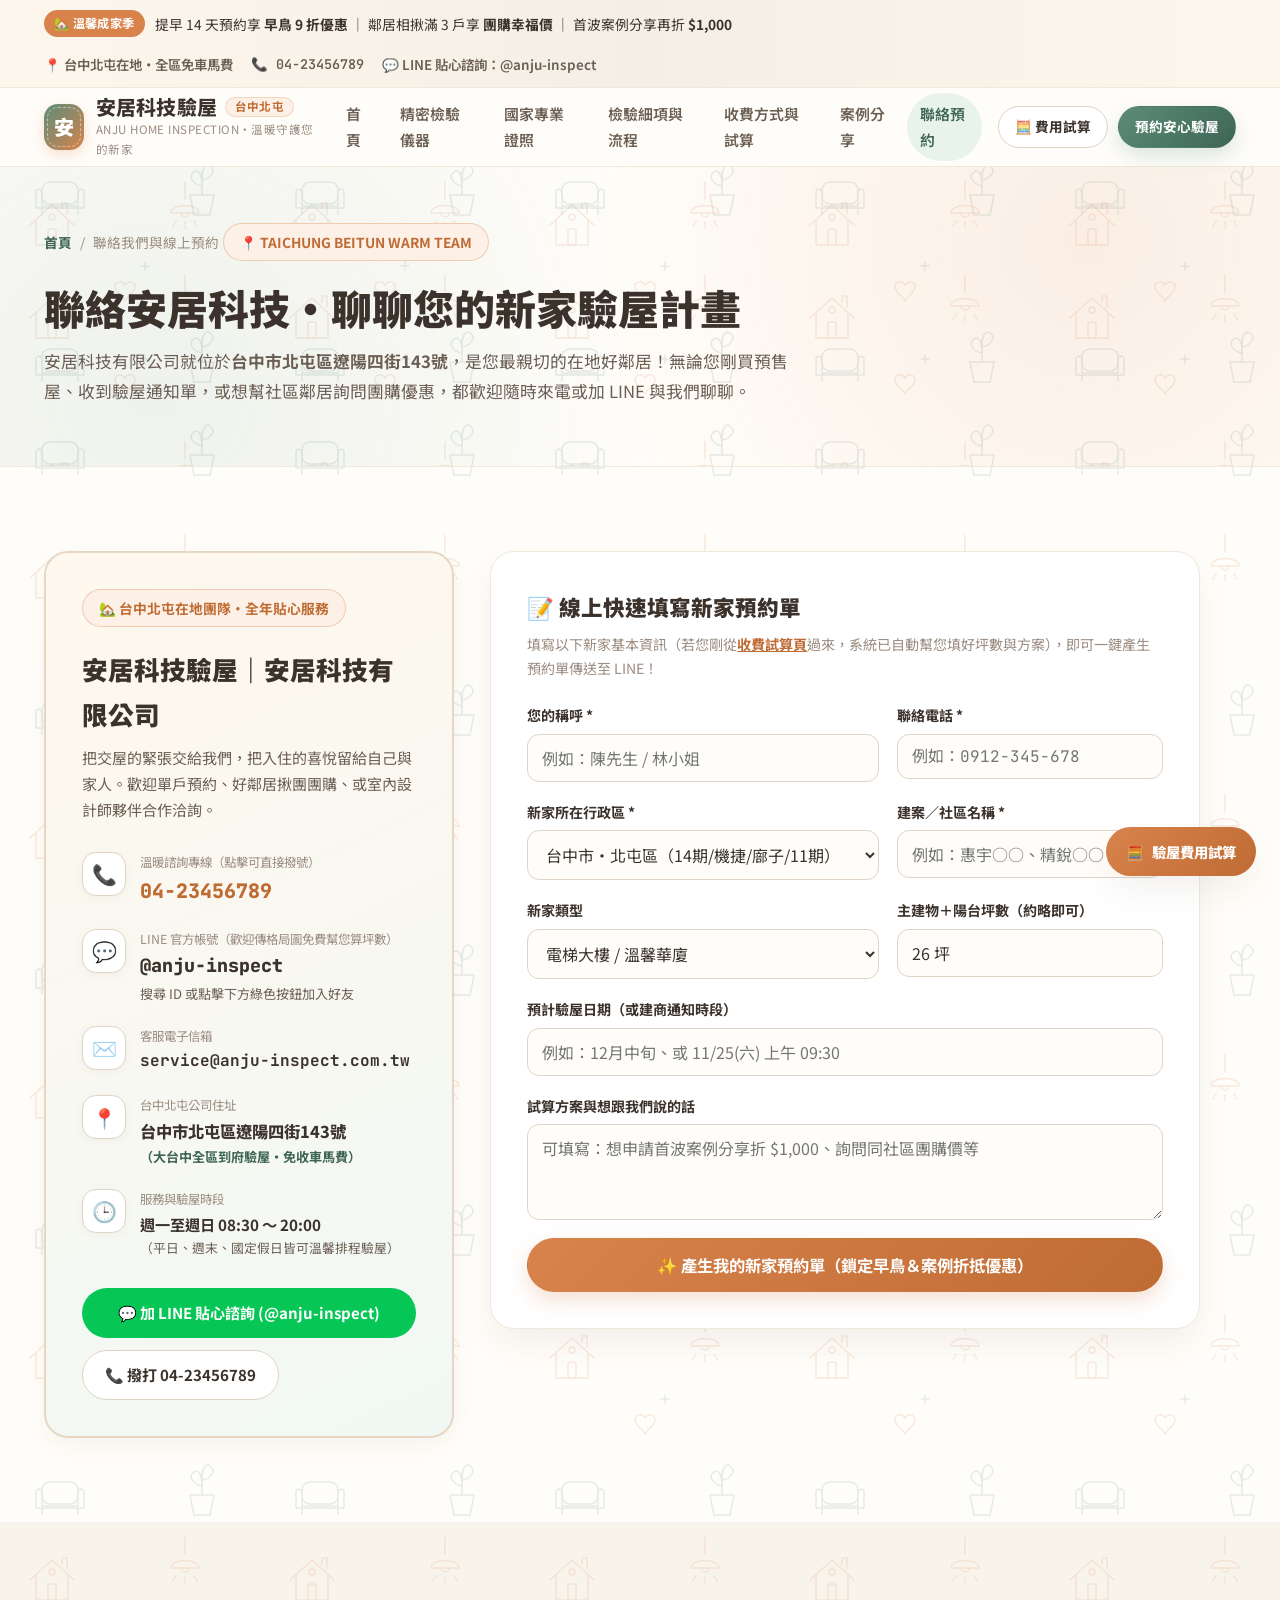
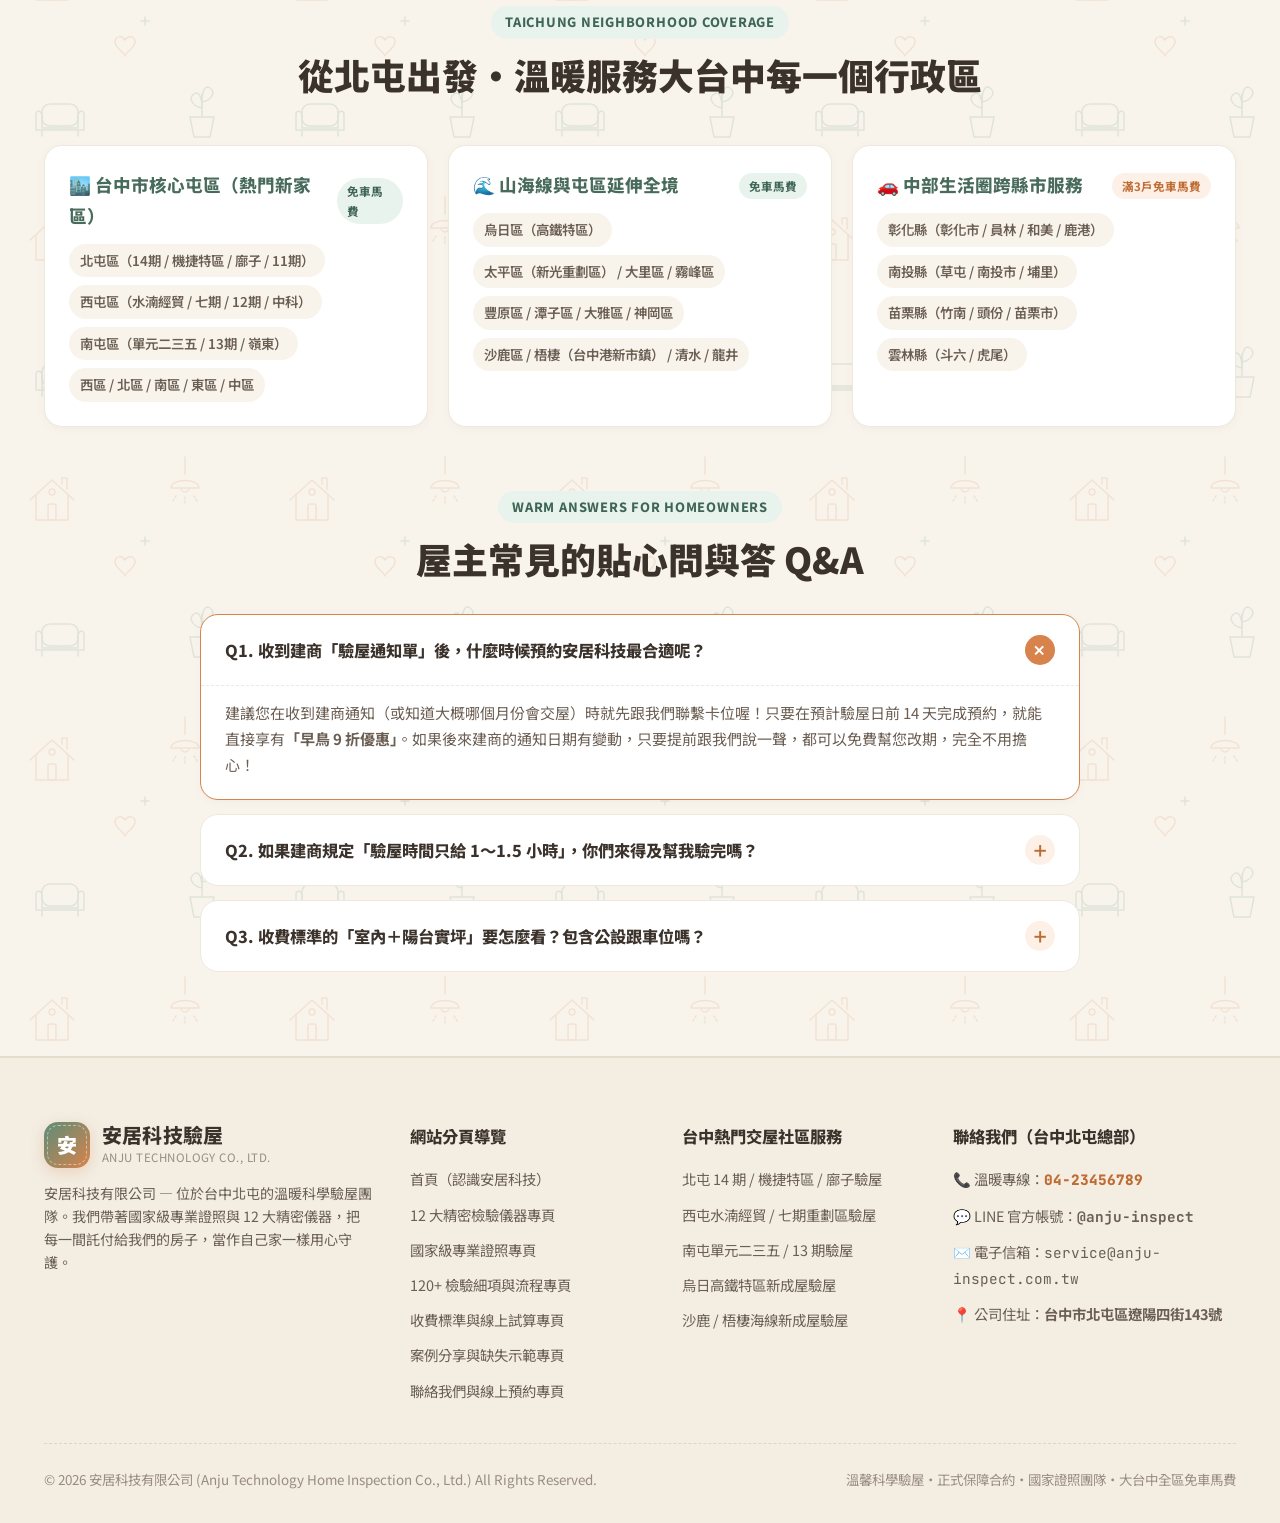
<file: contact.html>
<!DOCTYPE html>
<html lang="zh-Hant-TW">
<head>
  <meta charset="UTF-8" />
  <meta name="viewport" content="width=device-width, initial-scale=1.0" />
  <title>聯絡我們與線上預約｜安居科技驗屋 — 安居科技有限公司（台中市北屯區遼陽四街143號）</title>
  <meta name="description" content="聯絡安居科技驗屋（安居科技有限公司），位於台中市北屯區遼陽四街143號，預約電話 04-23456789。大台中全區免收車馬費，提供線上預約單產生器與常見問題解答。" />
  <link rel="preconnect" href="https://fonts.googleapis.com" />
  <link rel="preconnect" href="https://fonts.gstatic.com" crossorigin />
  <link href="https://fonts.googleapis.com/css2?family=JetBrains+Mono:wght@500;700;800&family=Noto+Sans+TC:wght@400;500;600;700;800;900&display=swap" rel="stylesheet" />
  <link rel="stylesheet" href="styles.css" />
</head>
<body>

  <!-- Top Promo Bar -->
  <div class="top-promo-bar">
    <div class="container top-promo-inner">
      <div class="promo-badges">
        <span class="promo-tag">🏡 溫馨成家季</span>
        <span>提早 14 天預約享 <strong>早鳥 9 折優惠</strong> ｜ 鄰居相揪滿 3 戶享 <strong>團購幸福價</strong> ｜ 首波案例分享再折 <strong>$1,000</strong></span>
      </div>
      <div class="promo-contact-quick">
        <span>📍 台中北屯在地・全區免車馬費</span>
        <a href="tel:0423456789" class="mono-num">📞 04-23456789</a>
        <a href="contact.html">💬 LINE 貼心諮詢：@anju-inspect</a>
      </div>
    </div>
  </div>

  <!-- Sticky Header -->
  <header class="site-header" id="siteHeader">
    <div class="container header-inner">
      <a href="index.html" class="brand-logo" aria-label="安居科技驗屋首頁">
        <div class="logo-mark">安</div>
        <div class="brand-text">
          <div class="brand-name">
            安居科技驗屋
            <span class="region-pill">台中北屯</span>
          </div>
          <span class="brand-sub">ANJU HOME INSPECTION・溫暖守護您的新家</span>
        </div>
      </a>

      <nav class="main-nav" id="mainNav" aria-label="主導覽列">
        <a href="index.html" class="nav-link">首頁</a>
        <a href="instruments.html" class="nav-link">精密檢驗儀器</a>
        <a href="certifications.html" class="nav-link">國家專業證照</a>
        <a href="process.html" class="nav-link">檢驗細項與流程</a>
        <a href="pricing.html" class="nav-link">收費方式與試算</a>
        <a href="cases.html" class="nav-link">案例分享</a>
        <a href="contact.html" class="nav-link active">聯絡預約</a>
      </nav>

      <div class="header-actions">
        <a href="pricing.html" class="btn btn-outline btn-sm">🧮 費用試算</a>
        <a href="contact.html" class="btn btn-primary btn-sm">預約安心驗屋</a>
        <button class="mobile-menu-btn" id="mobileMenuBtn" aria-label="開啟選單">☰</button>
      </div>
    </div>
  </header>

  <!-- Subpage Hero -->
  <section class="page-hero">
    <div class="container">
      <nav class="breadcrumb" aria-label="麵包屑導覽">
        <a href="index.html">首頁</a>
        <span>/</span>
        <span>聯絡我們與線上預約</span>
      </nav>
      <div class="eyebrow-badge">📍 TAICHUNG BEITUN WARM TEAM</div>
      <h1 class="page-hero-title">聯絡安居科技・聊聊您的新家驗屋計畫</h1>
      <p class="page-hero-desc">
        安居科技有限公司就位於<strong>台中市北屯區遼陽四街143號</strong>，是您最親切的在地好鄰居！無論您剛買預售屋、收到驗屋通知單，或想幫社區鄰居詢問團購優惠，都歡迎隨時來電或加 LINE 與我們聊聊。
      </p>
    </div>
  </section>

  <!-- Contact & Booking Form Section -->
  <section class="section" id="contact">
    <div class="container">
      <div class="contact-grid">
        <!-- Left: Taichung Contact Info Card -->
        <div class="contact-info-panel">
          <span class="eyebrow-badge">🏡 台中北屯在地團隊・全年貼心服務</span>
          <h2 style="font-size:1.6rem; font-weight:900; margin-bottom:8px;">安居科技驗屋｜安居科技有限公司</h2>
          <p style="font-size:0.94rem; color:var(--text-secondary);">
            把交屋的緊張交給我們，把入住的喜悅留給自己與家人。歡迎單戶預約、好鄰居揪團團購、或室內設計師夥伴合作洽詢。
          </p>

          <div class="contact-info-list">
            <div class="contact-info-item">
              <div class="contact-icon-circle">📞</div>
              <div>
                <div style="font-size:0.78rem; color:var(--text-muted);">溫暖諮詢專線（點擊可直接撥號）</div>
                <a href="tel:0423456789" class="mono-num" style="font-size:1.25rem; font-weight:900; color:var(--brand-amber-hover);">04-23456789</a>
              </div>
            </div>

            <div class="contact-info-item">
              <div class="contact-icon-circle">💬</div>
              <div>
                <div style="font-size:0.78rem; color:var(--text-muted);">LINE 官方帳號（歡迎傳格局圖免費幫您算坪數）</div>
                <div class="mono-num" style="font-size:1.15rem; font-weight:800;">@anju-inspect</div>
                <div style="font-size:0.82rem; color:var(--text-secondary);">搜尋 ID 或點擊下方綠色按鈕加入好友</div>
              </div>
            </div>

            <div class="contact-info-item">
              <div class="contact-icon-circle">✉️</div>
              <div>
                <div style="font-size:0.78rem; color:var(--text-muted);">客服電子信箱</div>
                <div class="mono-num" style="font-size:1rem; font-weight:700;">service@anju-inspect.com.tw</div>
              </div>
            </div>

            <div class="contact-info-item">
              <div class="contact-icon-circle">📍</div>
              <div>
                <div style="font-size:0.78rem; color:var(--text-muted);">台中北屯公司住址</div>
                <div style="font-size:1.02rem; font-weight:800;">台中市北屯區遼陽四街143號</div>
                <div style="font-size:0.82rem; color:var(--brand-teal-dark); font-weight:700;">（大台中全區到府驗屋・免收車馬費）</div>
              </div>
            </div>

            <div class="contact-info-item">
              <div class="contact-icon-circle">🕒</div>
              <div>
                <div style="font-size:0.78rem; color:var(--text-muted);">服務與驗屋時段</div>
                <div style="font-size:0.95rem; font-weight:700;">週一至週日 08:30 ～ 20:00</div>
                <div style="font-size:0.8rem; color:var(--text-secondary);">（平日、週末、國定假日皆可溫馨排程驗屋）</div>
              </div>
            </div>
          </div>

          <div style="display:flex; gap:12px; flex-wrap:wrap; margin-top:24px;">
            <a href="https://line.me/R/ti/p/@anju-inspect" target="_blank" rel="noopener" class="btn btn-line" style="flex:1;">
              💬 加 LINE 貼心諮詢 (@anju-inspect)
            </a>
            <a href="tel:0423456789" class="btn btn-outline">
              📞 撥打 04-23456789
            </a>
          </div>
        </div>

        <!-- Right: Interactive Booking Form -->
        <div class="contact-booking-form-card" id="bookingFormCard">
          <h3 style="font-size:1.35rem; font-weight:900; margin-bottom:6px;">📝 線上快速填寫新家預約單</h3>
          <p style="font-size:0.88rem; color:var(--text-muted); margin-bottom:22px;">
            填寫以下新家基本資訊（若您剛從<a href="pricing.html" style="color:var(--brand-amber-hover); font-weight:700; text-decoration:underline;">收費試算頁</a>過來，系統已自動幫您填好坪數與方案），即可一鍵產生預約單傳送至 LINE！
          </p>

          <form id="instantBookingForm">
            <div class="form-grid">
              <div class="form-group">
                <label class="form-label" for="bookingName">您的稱呼 *</label>
                <input type="text" id="bookingName" class="form-input" placeholder="例如：陳先生 / 林小姐" required />
              </div>

              <div class="form-group">
                <label class="form-label" for="bookingPhone">聯絡電話 *</label>
                <input type="tel" id="bookingPhone" class="form-input mono-num" placeholder="例如：0912-345-678" required />
              </div>

              <div class="form-group">
                <label class="form-label" for="bookingDistrict">新家所在行政區 *</label>
                <select id="bookingDistrict" class="form-select">
                  <option value="台中市北屯區">台中市・北屯區（14期/機捷/廍子/11期）</option>
                  <option value="台中市西屯區">台中市・西屯區（水湳/七期/12期）</option>
                  <option value="台中市南屯區">台中市・南屯區（單元二三五/13期/嶺東）</option>
                  <option value="台中市烏日區">台中市・烏日區（高鐵特區）</option>
                  <option value="台中市太平/大里區">台中市・太平區 / 大里區</option>
                  <option value="台中市海線(沙鹿/梧棲/清水)">台中市・海線（沙鹿/梧棲/清水/龍井）</option>
                  <option value="台中市山線(豐原/潭子/大雅)">台中市・山線（豐原/潭子/大雅）</option>
                  <option value="台中市區(西/北/南/東/中區)">台中市・市中心（西/北/南/東/中區）</option>
                  <option value="彰化/南投/苗栗地區">彰化縣 / 南投縣 / 苗栗縣</option>
                </select>
              </div>

              <div class="form-group">
                <label class="form-label" for="bookingProject">建案／社區名稱 *</label>
                <input type="text" id="bookingProject" class="form-input" placeholder="例如：惠宇○○、精銳○○、總太○○" required />
              </div>

              <div class="form-group">
                <label class="form-label" for="bookingPropertyType">新家類型</label>
                <select id="bookingPropertyType" class="form-select">
                  <option value="電梯大樓 / 華廈">電梯大樓 / 溫馨華廈</option>
                  <option value="透天別墅">透天別墅 / 電梯別墅</option>
                  <option value="中古屋交屋前檢驗">中古屋買賣交屋檢查</option>
                </select>
              </div>

              <div class="form-group">
                <label class="form-label" for="bookingPing">主建物＋陽台坪數（約略即可）</label>
                <input type="text" id="bookingPing" class="form-input" placeholder="例如：約 26 坪" value="26 坪" />
              </div>

              <div class="form-group full-width">
                <label class="form-label" for="bookingDate">預計驗屋日期（或建商通知時段）</label>
                <input type="text" id="bookingDate" class="form-input" placeholder="例如：12月中旬、或 11/25(六) 上午 09:30" />
              </div>

              <div class="form-group full-width">
                <label class="form-label" for="bookingNote">試算方案與想跟我們說的話</label>
                <textarea id="bookingNote" class="form-textarea" rows="3" placeholder="可填寫：想申請首波案例分享折 $1,000、詢問同社區團購價等"></textarea>
              </div>

              <div class="form-group full-width">
                <button type="submit" class="btn btn-amber btn-lg" style="width:100%;">
                  ✨ 產生我的新家預約單（鎖定早鳥＆案例折抵優惠）
                </button>
              </div>
            </div>
          </form>

          <!-- Generated Slip Output Box -->
          <div class="booking-result-box" id="bookingResultBox">
            <div style="font-weight:800; color:#275942; font-size:0.96rem;">
              🎉 您的新家驗屋預約單已經準備好囉！請點擊下方按鈕複製，並貼到安居科技 LINE 官方帳號傳送給我們即可：
            </div>
            <textarea id="bookingCopyTextarea" class="booking-copy-textarea" readonly></textarea>
            <div style="display:flex; gap:10px; flex-wrap:wrap;">
              <button type="button" id="copyBookingTextBtn" class="btn btn-line" style="flex:1;">
                📋 一鍵複製預約單內容
              </button>
              <a href="https://line.me/R/ti/p/@anju-inspect" target="_blank" rel="noopener" class="btn btn-primary">
                💬 開啟 LINE 貼上傳送
              </a>
            </div>
          </div>
        </div>
      </div>
    </div>
  </section>

  <!-- Taichung Service Coverage & FAQ -->
  <section class="section section-subtle">
    <div class="container">
      <div class="section-header">
        <span class="section-tag">TAICHUNG NEIGHBORHOOD COVERAGE</span>
        <h2 class="section-title">從北屯出發・溫暖服務大台中每一個行政區</h2>
      </div>

      <div class="taichung-zones-grid">
        <div class="zone-card">
          <h3>
            <span>🏙️ 台中市核心屯區（熱門新家區）</span>
            <span class="free-travel-pill">免車馬費</span>
          </h3>
          <div class="zone-tags">
            <span class="zone-tag">北屯區（14期 / 機捷特區 / 廍子 / 11期）</span>
            <span class="zone-tag">西屯區（水湳經貿 / 七期 / 12期 / 中科）</span>
            <span class="zone-tag">南屯區（單元二三五 / 13期 / 嶺東）</span>
            <span class="zone-tag">西區 / 北區 / 南區 / 東區 / 中區</span>
          </div>
        </div>

        <div class="zone-card">
          <h3>
            <span>🌊 山海線與屯區延伸全境</span>
            <span class="free-travel-pill">免車馬費</span>
          </h3>
          <div class="zone-tags">
            <span class="zone-tag">烏日區（高鐵特區）</span>
            <span class="zone-tag">太平區（新光重劃區） / 大里區 / 霧峰區</span>
            <span class="zone-tag">豐原區 / 潭子區 / 大雅區 / 神岡區</span>
            <span class="zone-tag">沙鹿區 / 梧棲（台中港新市鎮） / 清水 / 龍井</span>
          </div>
        </div>

        <div class="zone-card">
          <h3>
            <span>🚗 中部生活圈跨縣市服務</span>
            <span class="free-travel-pill" style="background:var(--brand-amber-light); color:var(--brand-amber-hover);">滿3戶免車馬費</span>
          </h3>
          <div class="zone-tags">
            <span class="zone-tag">彰化縣（彰化市 / 員林 / 和美 / 鹿港）</span>
            <span class="zone-tag">南投縣（草屯 / 南投市 / 埔里）</span>
            <span class="zone-tag">苗栗縣（竹南 / 頭份 / 苗栗市）</span>
            <span class="zone-tag">雲林縣（斗六 / 虎尾）</span>
          </div>
        </div>
      </div>

      <!-- FAQ Section -->
      <div class="section-header" style="margin-top:64px; margin-bottom:32px;">
        <span class="section-tag">WARM ANSWERS FOR HOMEOWNERS</span>
        <h2 class="section-title">屋主常見的貼心問與答 Q&A</h2>
      </div>

      <div class="faq-list">
        <div class="faq-item open">
          <button class="faq-question" type="button">
            <span>Q1. 收到建商「驗屋通知單」後，什麼時候預約安居科技最合適呢？</span>
            <span class="faq-toggle-icon">＋</span>
          </button>
          <div class="faq-answer">
            建議您在收到建商通知（或知道大概哪個月份會交屋）時就先跟我們聯繫卡位喔！只要在預計驗屋日前 14 天完成預約，就能直接享有<strong>「早鳥 9 折優惠」</strong>。如果後來建商的通知日期有變動，只要提前跟我們說一聲，都可以免費幫您改期，完全不用擔心！
          </div>
        </div>

        <div class="faq-item">
          <button class="faq-question" type="button">
            <span>Q2. 如果建商規定「驗屋時間只給 1～1.5 小時」，你們來得及幫我驗完嗎？</span>
            <span class="faq-toggle-icon">＋</span>
          </button>
          <div class="faq-answer">
            請完全放心！這是台中許多大型社區常見的情況。當建商給的時間比較短時，安居科技會<strong>主動幫您多派工程師（例如由 3 位增加到 4～5 位同時分組檢查）</strong>，泥作組、水電組、防漏內視鏡組一起動手，在建商規定的時間內一樣能細心完成全部 120+ 項檢查與解說。
          </div>
        </div>

        <div class="faq-item">
          <button class="faq-question" type="button">
            <span>Q3. 收費標準的「室內＋陽台實坪」要怎麼看？包含公設跟車位嗎？</span>
            <span class="faq-toggle-icon">＋</span>
          </button>
          <div class="faq-answer">
            <strong>完全不包含公設與車位喔！</strong>我們只計算實際走進去幫您檢查的「主建物（室內）＋附屬建物（前陽台、工作陽台、露臺）」面積。如果您不確定怎麼換算平方公尺，歡迎直接用手機拍下買賣合約書的「面積表」傳到我們的 LINE（`@anju-inspect`），我們馬上幫您算好！
          </div>
        </div>
      </div>
    </div>
  </section>

  <!-- Footer -->
  <footer class="site-footer">
    <div class="container">
      <div class="footer-grid">
        <div class="footer-col">
          <div class="brand-logo" style="margin-bottom:14px;">
            <div class="logo-mark">安</div>
            <div class="brand-text">
              <div class="brand-name">安居科技驗屋</div>
              <span class="brand-sub">ANJU TECHNOLOGY CO., LTD.</span>
            </div>
          </div>
          <p style="font-size:0.88rem; line-height:1.65;">
            安居科技有限公司 — 位於台中北屯的溫暖科學驗屋團隊。我們帶著國家級專業證照與 12 大精密儀器，把每一間託付給我們的房子，當作自己家一樣用心守護。
          </p>
        </div>

        <div class="footer-col">
          <h4>網站分頁導覽</h4>
          <ul class="footer-links">
            <li><a href="index.html">首頁（認識安居科技）</a></li>
            <li><a href="instruments.html">12 大精密檢驗儀器專頁</a></li>
            <li><a href="certifications.html">國家級專業證照專頁</a></li>
            <li><a href="process.html">120+ 檢驗細項與流程專頁</a></li>
            <li><a href="pricing.html">收費標準與線上試算專頁</a></li>
            <li><a href="cases.html">案例分享與缺失示範專頁</a></li>
            <li><a href="contact.html">聯絡我們與線上預約專頁</a></li>
          </ul>
        </div>

        <div class="footer-col">
          <h4>台中熱門交屋社區服務</h4>
          <ul class="footer-links">
            <li><a href="contact.html">北屯 14 期 / 機捷特區 / 廍子驗屋</a></li>
            <li><a href="contact.html">西屯水湳經貿 / 七期重劃區驗屋</a></li>
            <li><a href="contact.html">南屯單元二三五 / 13 期驗屋</a></li>
            <li><a href="contact.html">烏日高鐵特區新成屋驗屋</a></li>
            <li><a href="contact.html">沙鹿 / 梧棲海線新成屋驗屋</a></li>
          </ul>
        </div>

        <div class="footer-col">
          <h4>聯絡我們（台中北屯總部）</h4>
          <ul class="footer-links">
            <li>📞 溫暖專線：<a href="tel:0423456789" class="mono-num" style="color:var(--brand-amber-hover); font-weight:800;">04-23456789</a></li>
            <li>💬 LINE 官方帳號：<span class="mono-num" style="font-weight:700;">@anju-inspect</span></li>
            <li>✉️ 電子信箱：<span class="mono-num">service@anju-inspect.com.tw</span></li>
            <li>📍 公司住址：<strong>台中市北屯區遼陽四街143號</strong></li>
          </ul>
        </div>
      </div>

      <div class="footer-bottom">
        <div>© 2026 安居科技有限公司 (Anju Technology Home Inspection Co., Ltd.) All Rights Reserved.</div>
        <div>溫馨科學驗屋・正式保障合約・國家證照團隊・大台中全區免車馬費</div>
      </div>
    </div>
  </footer>

  <div class="floating-cta">
    <a href="pricing.html" class="float-btn btn-amber"><span>🧮</span><span>驗屋費用試算</span></a>
  </div>

  <script src="app.js"></script>
</body>
</html>
</file>
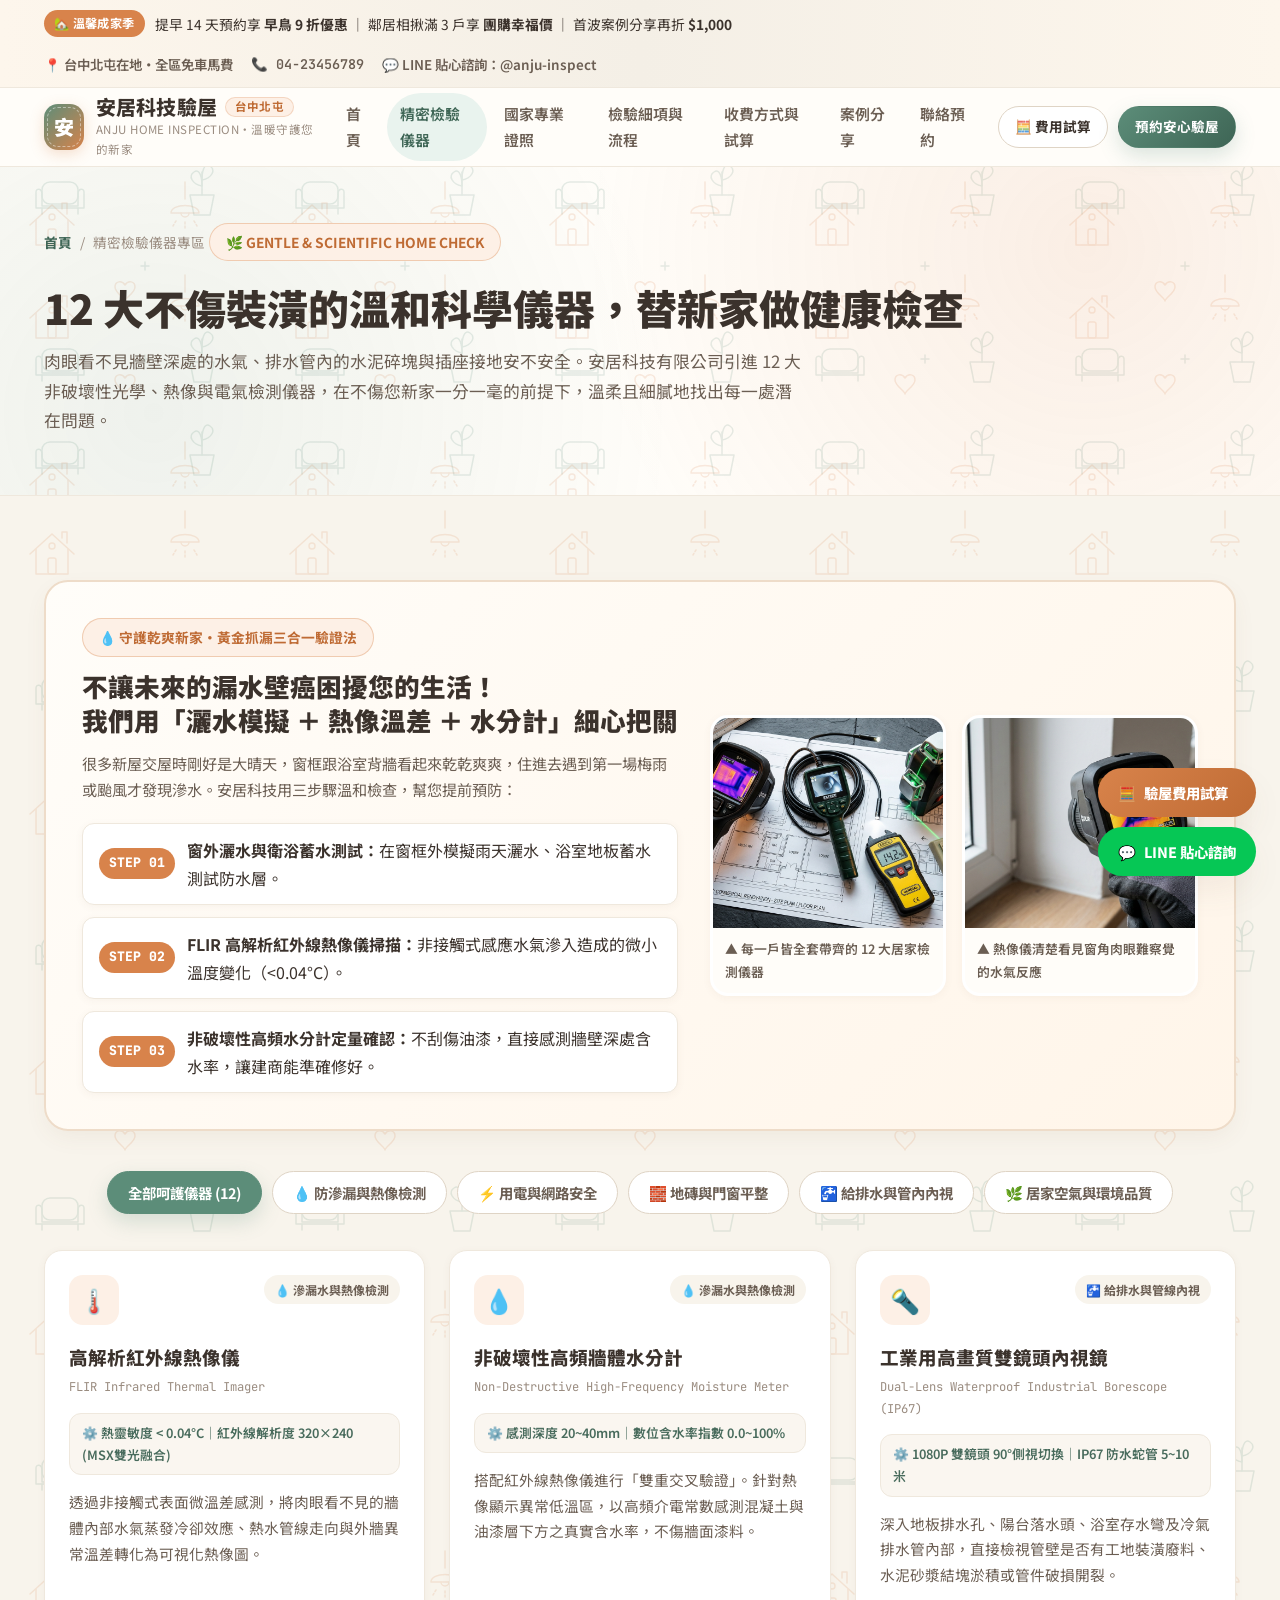
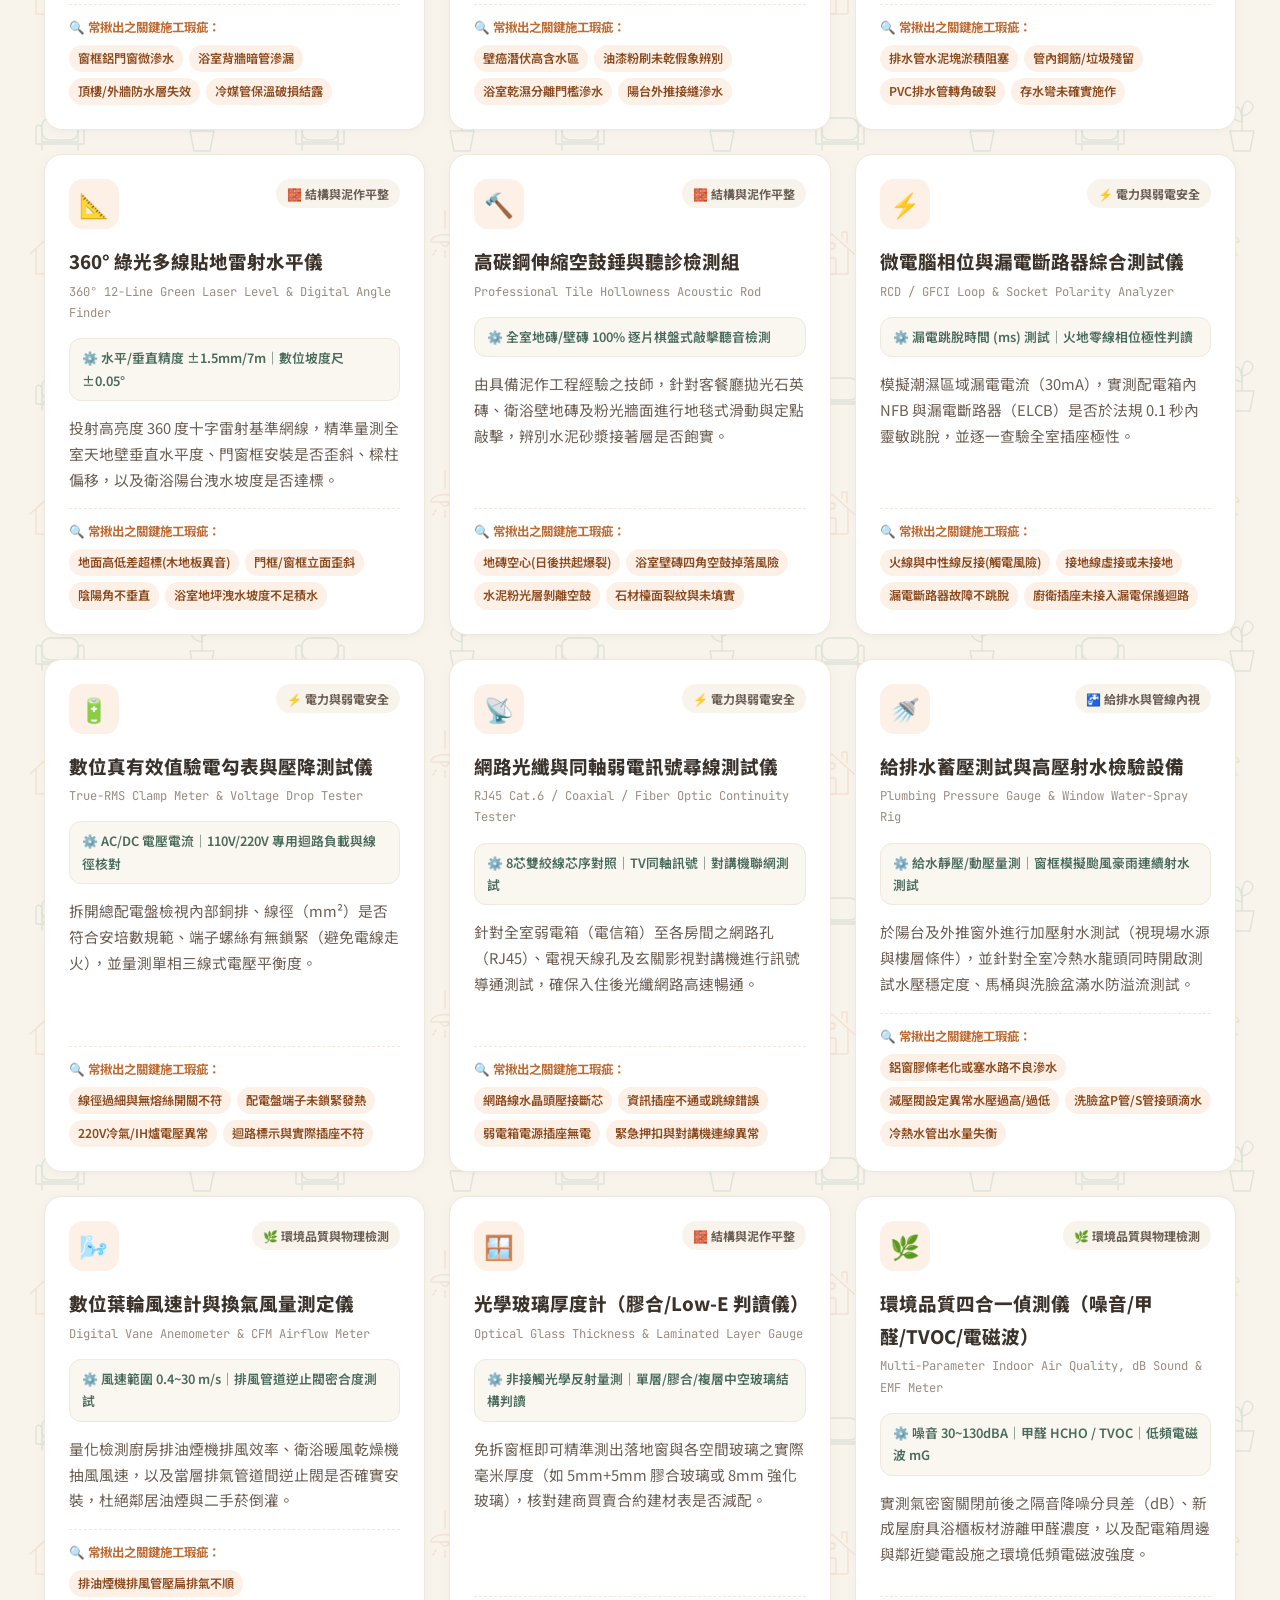
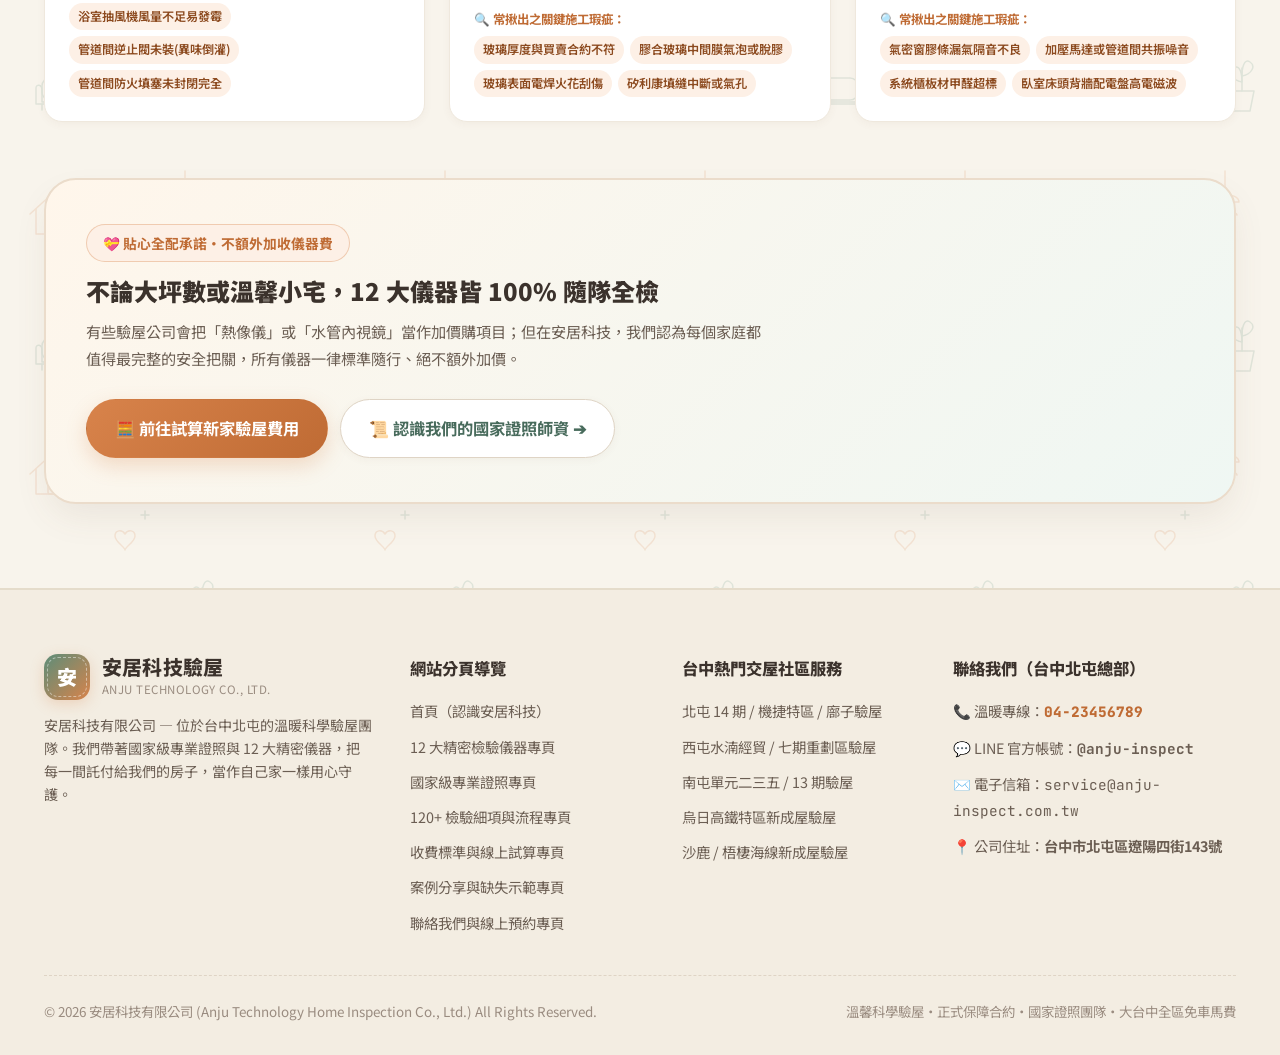
<file: instruments.html>
<!DOCTYPE html>
<html lang="zh-Hant-TW">
<head>
  <meta charset="UTF-8" />
  <meta name="viewport" content="width=device-width, initial-scale=1.0" />
  <title>12大溫和精密檢驗儀器｜安居科技驗屋 — 安居科技有限公司（台中北屯）</title>
  <meta name="description" content="安居科技驗屋全套配備FLIR高解析紅外線熱像儀、工業用雙鏡頭防水內視鏡、非破壞性高頻牆體水分計、360度綠光雷射水平儀、RCD漏電斷路與相位測試儀等12大不傷裝潢的溫和科學儀器。" />
  <link rel="preconnect" href="https://fonts.googleapis.com" />
  <link rel="preconnect" href="https://fonts.gstatic.com" crossorigin />
  <link href="https://fonts.googleapis.com/css2?family=JetBrains+Mono:wght@500;700;800&family=Noto+Sans+TC:wght@400;500;600;700;800;900&display=swap" rel="stylesheet" />
  <link rel="stylesheet" href="styles.css" />
</head>
<body>

  <!-- Top Promo Bar -->
  <div class="top-promo-bar">
    <div class="container top-promo-inner">
      <div class="promo-badges">
        <span class="promo-tag">🏡 溫馨成家季</span>
        <span>提早 14 天預約享 <strong>早鳥 9 折優惠</strong> ｜ 鄰居相揪滿 3 戶享 <strong>團購幸福價</strong> ｜ 首波案例分享再折 <strong>$1,000</strong></span>
      </div>
      <div class="promo-contact-quick">
        <span>📍 台中北屯在地・全區免車馬費</span>
        <a href="tel:0423456789" class="mono-num">📞 04-23456789</a>
        <a href="contact.html">💬 LINE 貼心諮詢：@anju-inspect</a>
      </div>
    </div>
  </div>

  <!-- Sticky Header -->
  <header class="site-header" id="siteHeader">
    <div class="container header-inner">
      <a href="index.html" class="brand-logo" aria-label="安居科技驗屋首頁">
        <div class="logo-mark">安</div>
        <div class="brand-text">
          <div class="brand-name">
            安居科技驗屋
            <span class="region-pill">台中北屯</span>
          </div>
          <span class="brand-sub">ANJU HOME INSPECTION・溫暖守護您的新家</span>
        </div>
      </a>

      <nav class="main-nav" id="mainNav" aria-label="主導覽列">
        <a href="index.html" class="nav-link">首頁</a>
        <a href="instruments.html" class="nav-link active">精密檢驗儀器</a>
        <a href="certifications.html" class="nav-link">國家專業證照</a>
        <a href="process.html" class="nav-link">檢驗細項與流程</a>
        <a href="pricing.html" class="nav-link">收費方式與試算</a>
        <a href="cases.html" class="nav-link">案例分享</a>
        <a href="contact.html" class="nav-link">聯絡預約</a>
      </nav>

      <div class="header-actions">
        <a href="pricing.html" class="btn btn-outline btn-sm">🧮 費用試算</a>
        <a href="contact.html" class="btn btn-primary btn-sm">預約安心驗屋</a>
        <button class="mobile-menu-btn" id="mobileMenuBtn" aria-label="開啟選單">☰</button>
      </div>
    </div>
  </header>

  <!-- Subpage Hero -->
  <section class="page-hero">
    <div class="container">
      <nav class="breadcrumb" aria-label="麵包屑導覽">
        <a href="index.html">首頁</a>
        <span>/</span>
        <span>精密檢驗儀器專區</span>
      </nav>
      <div class="eyebrow-badge">🌿 GENTLE & SCIENTIFIC HOME CHECK</div>
      <h1 class="page-hero-title">12 大不傷裝潢的溫和科學儀器，替新家做健康檢查</h1>
      <p class="page-hero-desc">
        肉眼看不見牆壁深處的水氣、排水管內的水泥碎塊與插座接地安不安全。安居科技有限公司引進 12 大非破壞性光學、熱像與電氣檢測儀器，在不傷您新家一分一毫的前提下，溫柔且細膩地找出每一處潛在問題。
      </p>
    </div>
  </section>

  <!-- Main Instruments Content -->
  <section class="section section-subtle">
    <div class="container">
      <!-- Visual Spotlight: Three-stage Leak Verification -->
      <div class="instrument-spotlight">
        <div>
          <span class="eyebrow-badge" style="margin-bottom:12px;">💧 守護乾爽新家・黃金抓漏三合一驗證法</span>
          <h2 style="font-size:1.6rem; font-weight:900; margin-bottom:12px; line-height:1.35;">
            不讓未來的漏水壁癌困擾您的生活！<br />我們用「灑水模擬 ＋ 熱像溫差 ＋ 水分計」細心把關
          </h2>
          <p style="font-size:0.95rem;">
            很多新屋交屋時剛好是大晴天，窗框跟浴室背牆看起來乾乾爽爽，住進去遇到第一場梅雨或颱風才發現滲水。安居科技用三步驟溫和檢查，幫您提前預防：
          </p>
          <div class="triple-verify-steps">
            <div class="verify-step">
              <span class="verify-step-num">STEP 01</span>
              <span><strong>窗外灑水與衛浴蓄水測試：</strong>在窗框外模擬雨天灑水、浴室地板蓄水測試防水層。</span>
            </div>
            <div class="verify-step">
              <span class="verify-step-num">STEP 02</span>
              <span><strong>FLIR 高解析紅外線熱像儀掃描：</strong>非接觸式感應水氣滲入造成的微小溫度變化（&lt;0.04°C）。</span>
            </div>
            <div class="verify-step">
              <span class="verify-step-num">STEP 03</span>
              <span><strong>非破壞性高頻水分計定量確認：</strong>不刮傷油漆，直接感測牆壁深處含水率，讓建商能準確修好。</span>
            </div>
          </div>
        </div>

        <div class="spotlight-media">
          <div class="spotlight-img-card">
            <img src="assets/instruments-showcase.jpg" alt="安居科技驗屋全套精密檢測儀器陣列展示" />
            <div class="spotlight-img-caption">▲ 每一戶皆全套帶齊的 12 大居家檢測儀器</div>
          </div>
          <div class="spotlight-img-card">
            <img src="assets/thermal-demo.jpg" alt="紅外線熱像儀實測窗框角落微滲水低溫異常區" />
            <div class="spotlight-img-caption">▲ 熱像儀清楚看見窗角肉眼難察覺的水氣反應</div>
          </div>
        </div>
      </div>

      <!-- Category Filter Buttons -->
      <div class="filter-tabs" role="tablist" aria-label="檢驗儀器分類篩選">
        <button class="filter-btn active" data-filter="all">全部呵護儀器 (12)</button>
        <button class="filter-btn" data-filter="leak">💧 防滲漏與熱像檢測</button>
        <button class="filter-btn" data-filter="electric">⚡ 用電與網路安全</button>
        <button class="filter-btn" data-filter="structure">🧱 地磚與門窗平整</button>
        <button class="filter-btn" data-filter="plumbing">🚰 給排水與管內內視</button>
        <button class="filter-btn" data-filter="env">🌿 居家空氣與環境品質</button>
      </div>

      <!-- Dynamic Instruments Grid -->
      <div class="instruments-grid" id="instrumentsGrid"></div>

      <!-- Calibration & Quality Assurance Box -->
      <div class="subpage-cta-banner">
        <div>
          <span class="eyebrow-badge" style="margin-bottom:8px;">💝 貼心全配承諾・不額外加收儀器費</span>
          <h3 style="font-size:1.5rem; font-weight:900; margin-bottom:6px;">不論大坪數或溫馨小宅，12 大儀器皆 100% 隨隊全檢</h3>
          <p style="font-size:0.95rem; max-width:680px;">
            有些驗屋公司會把「熱像儀」或「水管內視鏡」當作加價購項目；但在安居科技，我們認為每個家庭都值得最完整的安全把關，所有儀器一律標準隨行、絕不額外加價。
          </p>
        </div>
        <div style="display:flex; gap:12px; flex-wrap:wrap;">
          <a href="pricing.html" class="btn btn-amber btn-lg">🧮 前往試算新家驗屋費用</a>
          <a href="certifications.html" class="btn btn-outline-light btn-lg">📜 認識我們的國家證照師資 ➔</a>
        </div>
      </div>
    </div>
  </section>

  <!-- Footer -->
  <footer class="site-footer">
    <div class="container">
      <div class="footer-grid">
        <div class="footer-col">
          <div class="brand-logo" style="margin-bottom:14px;">
            <div class="logo-mark">安</div>
            <div class="brand-text">
              <div class="brand-name">安居科技驗屋</div>
              <span class="brand-sub">ANJU TECHNOLOGY CO., LTD.</span>
            </div>
          </div>
          <p style="font-size:0.88rem; line-height:1.65;">
            安居科技有限公司 — 位於台中北屯的溫暖科學驗屋團隊。我們帶著國家級專業證照與 12 大精密儀器，把每一間託付給我們的房子，當作自己家一樣用心守護。
          </p>
        </div>

        <div class="footer-col">
          <h4>網站分頁導覽</h4>
          <ul class="footer-links">
            <li><a href="index.html">首頁（認識安居科技）</a></li>
            <li><a href="instruments.html">12 大精密檢驗儀器專頁</a></li>
            <li><a href="certifications.html">國家級專業證照專頁</a></li>
            <li><a href="process.html">120+ 檢驗細項與流程專頁</a></li>
            <li><a href="pricing.html">收費標準與線上試算專頁</a></li>
            <li><a href="cases.html">案例分享與缺失示範專頁</a></li>
            <li><a href="contact.html">聯絡我們與線上預約專頁</a></li>
          </ul>
        </div>

        <div class="footer-col">
          <h4>台中熱門交屋社區服務</h4>
          <ul class="footer-links">
            <li><a href="contact.html">北屯 14 期 / 機捷特區 / 廍子驗屋</a></li>
            <li><a href="contact.html">西屯水湳經貿 / 七期重劃區驗屋</a></li>
            <li><a href="contact.html">南屯單元二三五 / 13 期驗屋</a></li>
            <li><a href="contact.html">烏日高鐵特區新成屋驗屋</a></li>
            <li><a href="contact.html">沙鹿 / 梧棲海線新成屋驗屋</a></li>
          </ul>
        </div>

        <div class="footer-col">
          <h4>聯絡我們（台中北屯總部）</h4>
          <ul class="footer-links">
            <li>📞 溫暖專線：<a href="tel:0423456789" class="mono-num" style="color:var(--brand-amber-hover); font-weight:800;">04-23456789</a></li>
            <li>💬 LINE 官方帳號：<span class="mono-num" style="font-weight:700;">@anju-inspect</span></li>
            <li>✉️ 電子信箱：<span class="mono-num">service@anju-inspect.com.tw</span></li>
            <li>📍 公司住址：<strong>台中市北屯區遼陽四街143號</strong></li>
          </ul>
        </div>
      </div>

      <div class="footer-bottom">
        <div>© 2026 安居科技有限公司 (Anju Technology Home Inspection Co., Ltd.) All Rights Reserved.</div>
        <div>溫馨科學驗屋・正式保障合約・國家證照團隊・大台中全區免車馬費</div>
      </div>
    </div>
  </footer>

  <div class="floating-cta">
    <a href="pricing.html" class="float-btn btn-amber"><span>🧮</span><span>驗屋費用試算</span></a>
    <a href="contact.html" class="float-btn btn-line"><span>💬</span><span>LINE 貼心諮詢</span></a>
  </div>

  <script src="app.js"></script>
</body>
</html>
</file>
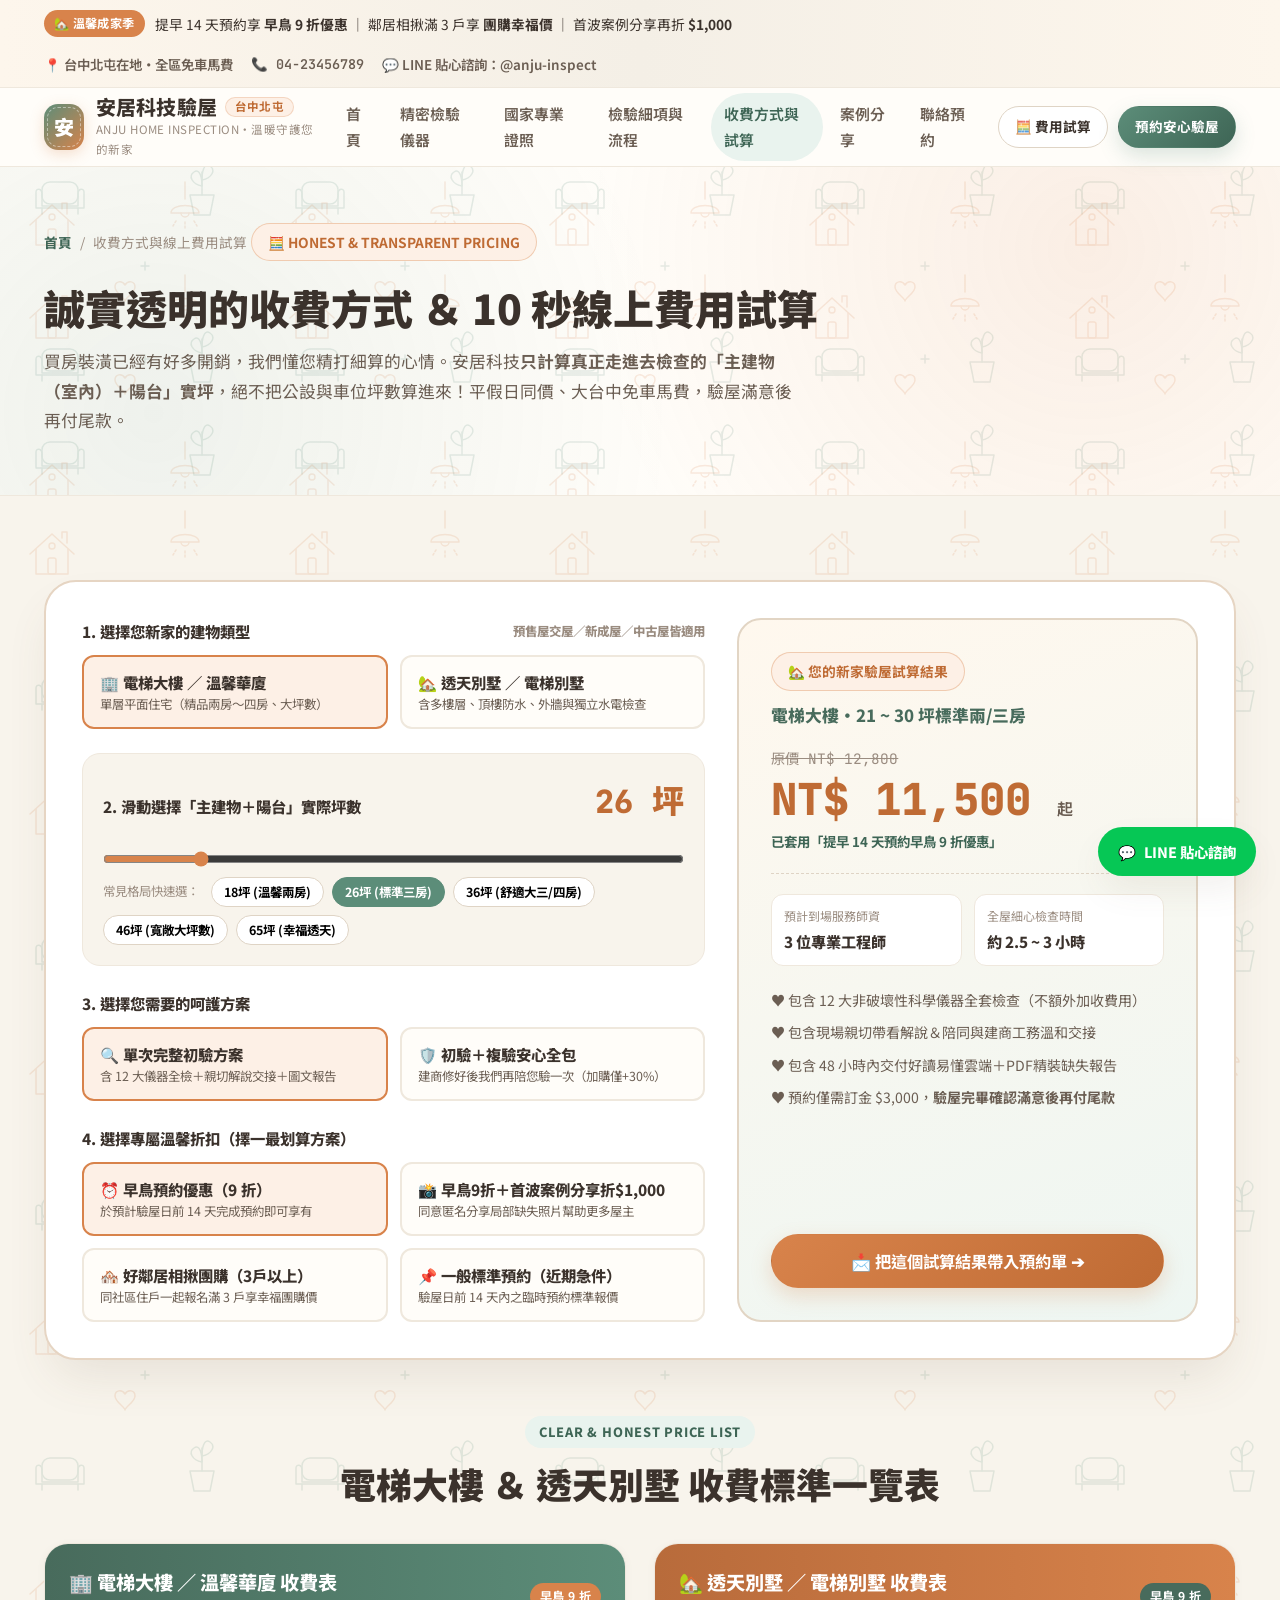
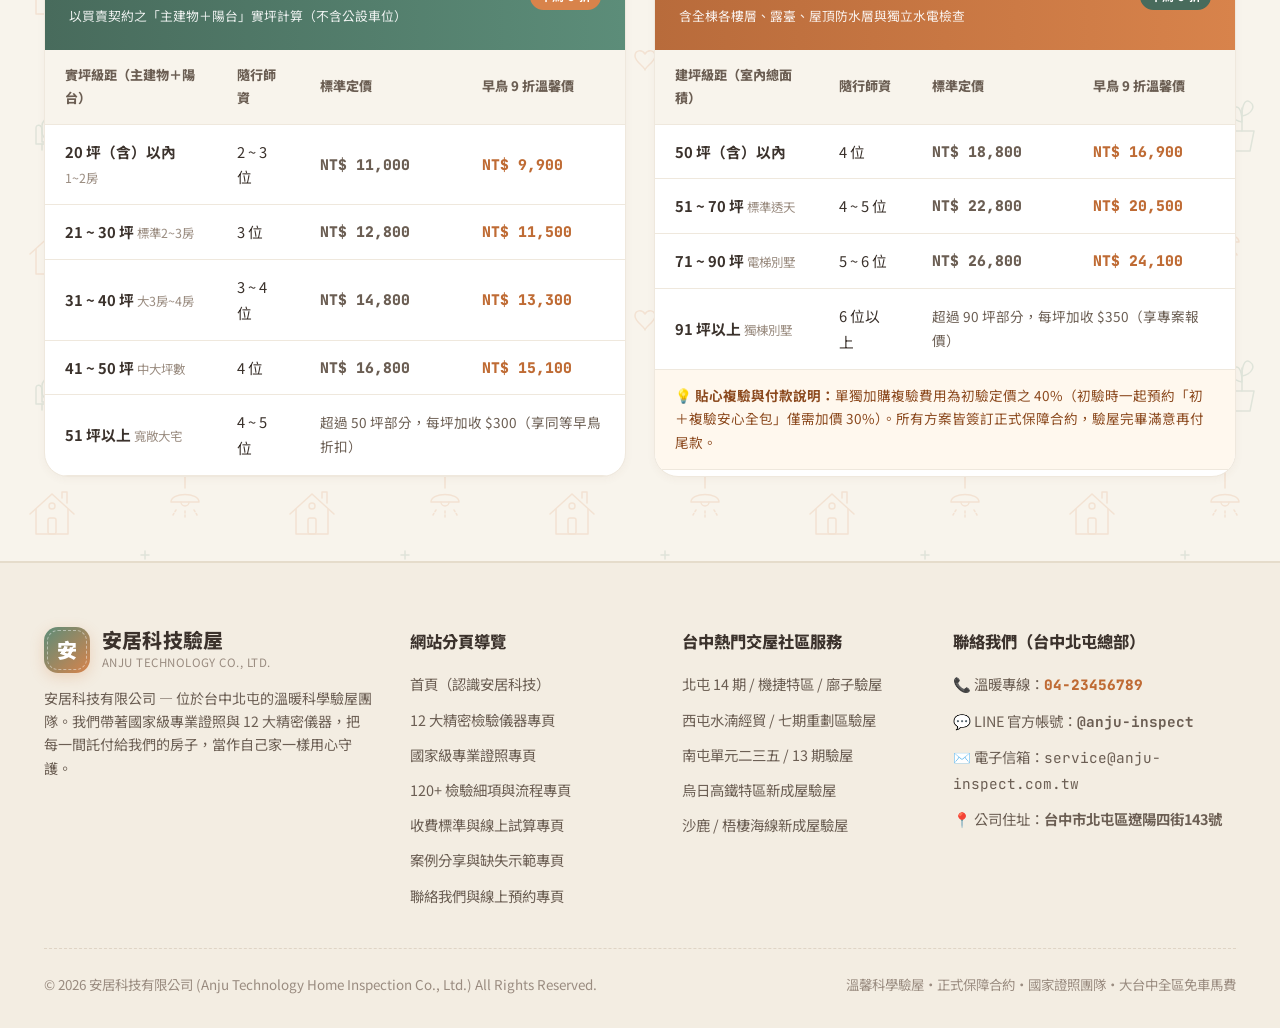
<file: pricing.html>
<!DOCTYPE html>
<html lang="zh-Hant-TW">
<head>
  <meta charset="UTF-8" />
  <meta name="viewport" content="width=device-width, initial-scale=1.0" />
  <title>透明收費方式與線上費用試算｜安居科技驗屋 — 安居科技有限公司（台中北屯）</title>
  <meta name="description" content="安居科技驗屋採主建物＋陽台實際坪數透明計價，不包含公設與車位。提供線上10秒即時驗屋費用試算器、提早14天早鳥9折優惠、鄰居相揪團購價與首波案例分享現折$1,000溫馨專案。" />
  <link rel="preconnect" href="https://fonts.googleapis.com" />
  <link rel="preconnect" href="https://fonts.gstatic.com" crossorigin />
  <link href="https://fonts.googleapis.com/css2?family=JetBrains+Mono:wght@500;700;800&family=Noto+Sans+TC:wght@400;500;600;700;800;900&display=swap" rel="stylesheet" />
  <link rel="stylesheet" href="styles.css" />
</head>
<body>

  <!-- Top Promo Bar -->
  <div class="top-promo-bar">
    <div class="container top-promo-inner">
      <div class="promo-badges">
        <span class="promo-tag">🏡 溫馨成家季</span>
        <span>提早 14 天預約享 <strong>早鳥 9 折優惠</strong> ｜ 鄰居相揪滿 3 戶享 <strong>團購幸福價</strong> ｜ 首波案例分享再折 <strong>$1,000</strong></span>
      </div>
      <div class="promo-contact-quick">
        <span>📍 台中北屯在地・全區免車馬費</span>
        <a href="tel:0423456789" class="mono-num">📞 04-23456789</a>
        <a href="contact.html">💬 LINE 貼心諮詢：@anju-inspect</a>
      </div>
    </div>
  </div>

  <!-- Sticky Header -->
  <header class="site-header" id="siteHeader">
    <div class="container header-inner">
      <a href="index.html" class="brand-logo" aria-label="安居科技驗屋首頁">
        <div class="logo-mark">安</div>
        <div class="brand-text">
          <div class="brand-name">
            安居科技驗屋
            <span class="region-pill">台中北屯</span>
          </div>
          <span class="brand-sub">ANJU HOME INSPECTION・溫暖守護您的新家</span>
        </div>
      </a>

      <nav class="main-nav" id="mainNav" aria-label="主導覽列">
        <a href="index.html" class="nav-link">首頁</a>
        <a href="instruments.html" class="nav-link">精密檢驗儀器</a>
        <a href="certifications.html" class="nav-link">國家專業證照</a>
        <a href="process.html" class="nav-link">檢驗細項與流程</a>
        <a href="pricing.html" class="nav-link active">收費方式與試算</a>
        <a href="cases.html" class="nav-link">案例分享</a>
        <a href="contact.html" class="nav-link">聯絡預約</a>
      </nav>

      <div class="header-actions">
        <a href="pricing.html" class="btn btn-outline btn-sm">🧮 費用試算</a>
        <a href="contact.html" class="btn btn-primary btn-sm">預約安心驗屋</a>
        <button class="mobile-menu-btn" id="mobileMenuBtn" aria-label="開啟選單">☰</button>
      </div>
    </div>
  </header>

  <!-- Subpage Hero -->
  <section class="page-hero">
    <div class="container">
      <nav class="breadcrumb" aria-label="麵包屑導覽">
        <a href="index.html">首頁</a>
        <span>/</span>
        <span>收費方式與線上費用試算</span>
      </nav>
      <div class="eyebrow-badge">🧮 HONEST & TRANSPARENT PRICING</div>
      <h1 class="page-hero-title">誠實透明的收費方式 ＆ 10 秒線上費用試算</h1>
      <p class="page-hero-desc">
        買房裝潢已經有好多開銷，我們懂您精打細算的心情。安居科技<strong>只計算真正走進去檢查的「主建物（室內）＋陽台」實坪</strong>，絕不把公設與車位坪數算進來！平假日同價、大台中免車馬費，驗屋滿意後再付尾款。
      </p>
    </div>
  </section>

  <!-- Pricing Calculator & Tables -->
  <section class="section section-subtle">
    <div class="container">
      <!-- Interactive Calculator Shell -->
      <div class="calculator-shell">
        <div class="calc-controls">
          <div>
            <div class="calc-group-label">
              <span>1. 選擇您新家的建物類型</span>
              <span style="font-size:0.78rem; color:var(--text-muted);">預售屋交屋／新成屋／中古屋皆適用</span>
            </div>
            <div class="calc-radio-grid">
              <button type="button" class="calc-option-btn selected" data-calc-prop="condo">
                <span class="calc-option-title">🏢 電梯大樓 ／ 溫馨華廈</span>
                <span class="calc-option-sub">單層平面住宅（精品兩房～四房、大坪數）</span>
              </button>
              <button type="button" class="calc-option-btn" data-calc-prop="house">
                <span class="calc-option-title">🏡 透天別墅 ／ 電梯別墅</span>
                <span class="calc-option-sub">含多樓層、頂樓防水、外牆與獨立水電檢查</span>
              </button>
            </div>
          </div>

          <div class="ping-slider-box">
            <div class="ping-display-row">
              <span class="calc-group-label" style="margin-bottom:0;">2. 滑動選擇「主建物＋陽台」實際坪數</span>
              <span class="ping-big-num" id="pingValueDisplay">26 坪</span>
            </div>
            <input type="range" id="pingRangeSlider" class="ping-range-input" min="12" max="100" step="1" value="26" aria-label="室內加陽台坪數滑桿" />
            <div class="ping-presets">
              <span style="font-size:0.78rem; color:var(--text-muted); align-self:center; margin-right:4px;">常見格局快速選：</span>
              <button type="button" class="preset-chip" data-ping-preset="18">18坪 (溫馨兩房)</button>
              <button type="button" class="preset-chip active" data-ping-preset="26">26坪 (標準三房)</button>
              <button type="button" class="preset-chip" data-ping-preset="36">36坪 (舒適大三/四房)</button>
              <button type="button" class="preset-chip" data-ping-preset="46">46坪 (寬敞大坪數)</button>
              <button type="button" class="preset-chip" data-ping-preset="65">65坪 (幸福透天)</button>
            </div>
          </div>

          <div>
            <div class="calc-group-label">3. 選擇您需要的呵護方案</div>
            <div class="calc-radio-grid">
              <button type="button" class="calc-option-btn selected" data-calc-plan="single">
                <span class="calc-option-title">🔍 單次完整初驗方案</span>
                <span class="calc-option-sub">含 12 大儀器全檢＋親切解說交接＋圖文報告</span>
              </button>
              <button type="button" class="calc-option-btn" data-calc-plan="bundle">
                <span class="calc-option-title">🛡️ 初驗＋複驗安心全包</span>
                <span class="calc-option-sub">建商修好後我們再陪您驗一次（加購僅+30%）</span>
              </button>
            </div>
          </div>

          <div>
            <div class="calc-group-label">4. 選擇專屬溫馨折扣（擇一最划算方案）</div>
            <div class="calc-radio-grid">
              <button type="button" class="calc-option-btn selected" data-calc-discount="early">
                <span class="calc-option-title">⏰ 早鳥預約優惠（9 折）</span>
                <span class="calc-option-sub">於預計驗屋日前 14 天完成預約即可享有</span>
              </button>
              <button type="button" class="calc-option-btn" data-calc-discount="case">
                <span class="calc-option-title">📸 早鳥9折＋首波案例分享折$1,000</span>
                <span class="calc-option-sub">同意匿名分享局部缺失照片幫助更多屋主</span>
              </button>
              <button type="button" class="calc-option-btn" data-calc-discount="group">
                <span class="calc-option-title">🏘️ 好鄰居相揪團購（3戶以上）</span>
                <span class="calc-option-sub">同社區住戶一起報名滿 3 戶享幸福團購價</span>
              </button>
              <button type="button" class="calc-option-btn" data-calc-discount="none">
                <span class="calc-option-title">📌 一般標準預約（近期急件）</span>
                <span class="calc-option-sub">驗屋日前 14 天內之臨時預約標準報價</span>
              </button>
            </div>
          </div>
        </div>

        <!-- Calculator Output Panel -->
        <div class="calc-result-panel">
          <div>
            <span class="eyebrow-badge" style="margin-bottom:10px;">🏡 您的新家驗屋試算結果</span>
            <div id="calcTierLabel" style="font-size:1.05rem; font-weight:800;">
              電梯大樓・21 ~ 30 坪標準兩/三房
            </div>

            <div class="calc-price-tag">
              <div class="calc-original-price" id="calcOriginalPrice">原價 NT$ 12,800</div>
              <div class="calc-final-price" id="calcFinalPrice">NT$ 11,500 <small>起</small></div>
              <div id="calcDiscountNote" style="font-size:0.84rem; margin-top:6px; font-weight:700;">
                已套用「提早 14 天預約早鳥 9 折優惠」
              </div>
            </div>

            <div class="calc-specs-grid">
              <div class="calc-spec-item">
                <div class="calc-spec-label">預計到場服務師資</div>
                <div class="calc-spec-val" id="calcTeamCount">3 位專業工程師</div>
              </div>
              <div class="calc-spec-item">
                <div class="calc-spec-label">全屋細心檢查時間</div>
                <div class="calc-spec-val" id="calcDuration">約 2.5 ~ 3 小時</div>
              </div>
            </div>

            <ul class="calc-included-list">
              <li>♥ 包含 12 大非破壞性科學儀器全套檢查（不額外加收費用）</li>
              <li>♥ 包含現場親切帶看解說＆陪同與建商工務溫和交接</li>
              <li>♥ 包含 48 小時內交付好讀易懂雲端＋PDF精裝缺失報告</li>
              <li>♥ 預約僅需訂金 $3,000，<strong>驗屋完畢確認滿意後再付尾款</strong></li>
            </ul>
          </div>

          <button type="button" id="applyCalcToFormBtn" class="btn btn-amber btn-lg" style="width:100%;">
            📩 把這個試算結果帶入預約單 ➔
          </button>
        </div>
      </div>

      <!-- Full Transparent Pricing Tier Tables -->
      <div class="section-header" style="margin-bottom:36px;">
        <span class="section-tag">CLEAR & HONEST PRICE LIST</span>
        <h2 class="section-title">電梯大樓 ＆ 透天別墅 收費標準一覽表</h2>
      </div>

      <div class="pricing-tables-grid">
        <!-- Condo Table -->
        <div class="pricing-table-card">
          <div class="pt-header">
            <div>
              <h3 style="font-size:1.2rem; font-weight:800;">🏢 電梯大樓 ／ 溫馨華廈 收費表</h3>
              <span style="font-size:0.8rem; opacity:0.9;">以買賣契約之「主建物＋陽台」實坪計算（不含公設車位）</span>
            </div>
            <span class="promo-tag">早鳥 9 折</span>
          </div>
          <table class="pt-table">
            <thead>
              <tr>
                <th>實坪級距（主建物＋陽台）</th>
                <th>隨行師資</th>
                <th>標準定價</th>
                <th>早鳥 9 折溫馨價</th>
              </tr>
            </thead>
            <tbody>
              <tr>
                <td><strong>20 坪（含）以內</strong> <span style="font-size:0.78rem;color:var(--text-muted);">1~2房</span></td>
                <td>2 ~ 3 位</td>
                <td class="pt-price-col">NT$ 11,000</td>
                <td class="pt-early-col">NT$ 9,900</td>
              </tr>
              <tr>
                <td><strong>21 ~ 30 坪</strong> <span style="font-size:0.78rem;color:var(--text-muted);">標準2~3房</span></td>
                <td>3 位</td>
                <td class="pt-price-col">NT$ 12,800</td>
                <td class="pt-early-col">NT$ 11,500</td>
              </tr>
              <tr>
                <td><strong>31 ~ 40 坪</strong> <span style="font-size:0.78rem;color:var(--text-muted);">大3房~4房</span></td>
                <td>3 ~ 4 位</td>
                <td class="pt-price-col">NT$ 14,800</td>
                <td class="pt-early-col">NT$ 13,300</td>
              </tr>
              <tr>
                <td><strong>41 ~ 50 坪</strong> <span style="font-size:0.78rem;color:var(--text-muted);">中大坪數</span></td>
                <td>4 位</td>
                <td class="pt-price-col">NT$ 16,800</td>
                <td class="pt-early-col">NT$ 15,100</td>
              </tr>
              <tr>
                <td><strong>51 坪以上</strong> <span style="font-size:0.78rem;color:var(--text-muted);">寬敞大宅</span></td>
                <td>4 ~ 5 位</td>
                <td colspan="2" style="font-size:0.85rem; color:var(--text-secondary);">超過 50 坪部分，每坪加收 $300（享同等早鳥折扣）</td>
              </tr>
            </tbody>
          </table>
        </div>

        <!-- House / Villa Table -->
        <div class="pricing-table-card">
          <div class="pt-header pt-header-透天">
            <div>
              <h3 style="font-size:1.2rem; font-weight:800;">🏡 透天別墅 ／ 電梯別墅 收費表</h3>
              <span style="font-size:0.8rem; opacity:0.9;">含全棟各樓層、露臺、屋頂防水層與獨立水電檢查</span>
            </div>
            <span class="promo-tag" style="background:#486B5C;">早鳥 9 折</span>
          </div>
          <table class="pt-table">
            <thead>
              <tr>
                <th>建坪級距（室內總面積）</th>
                <th>隨行師資</th>
                <th>標準定價</th>
                <th>早鳥 9 折溫馨價</th>
              </tr>
            </thead>
            <tbody>
              <tr>
                <td><strong>50 坪（含）以內</strong></td>
                <td>4 位</td>
                <td class="pt-price-col">NT$ 18,800</td>
                <td class="pt-early-col">NT$ 16,900</td>
              </tr>
              <tr>
                <td><strong>51 ~ 70 坪</strong> <span style="font-size:0.78rem;color:var(--text-muted);">標準透天</span></td>
                <td>4 ~ 5 位</td>
                <td class="pt-price-col">NT$ 22,800</td>
                <td class="pt-early-col">NT$ 20,500</td>
              </tr>
              <tr>
                <td><strong>71 ~ 90 坪</strong> <span style="font-size:0.78rem;color:var(--text-muted);">電梯別墅</span></td>
                <td>5 ~ 6 位</td>
                <td class="pt-price-col">NT$ 26,800</td>
                <td class="pt-early-col">NT$ 24,100</td>
              </tr>
              <tr>
                <td><strong>91 坪以上</strong> <span style="font-size:0.78rem;color:var(--text-muted);">獨棟別墅</span></td>
                <td>6 位以上</td>
                <td colspan="2" style="font-size:0.85rem; color:var(--text-secondary);">超過 90 坪部分，每坪加收 $350（享專案報價）</td>
              </tr>
              <tr>
                <td colspan="4" style="background:#FFF8EE; font-size:0.85rem; color:#8C4A1F;">
                  💡 <strong>貼心複驗與付款說明：</strong>單獨加購複驗費用為初驗定價之 40%（初驗時一起預約「初＋複驗安心全包」僅需加價 30%）。所有方案皆簽訂正式保障合約，驗屋完畢滿意再付尾款。
                </td>
              </tr>
            </tbody>
          </table>
        </div>
      </div>
    </div>
  </section>

  <!-- Footer -->
  <footer class="site-footer">
    <div class="container">
      <div class="footer-grid">
        <div class="footer-col">
          <div class="brand-logo" style="margin-bottom:14px;">
            <div class="logo-mark">安</div>
            <div class="brand-text">
              <div class="brand-name">安居科技驗屋</div>
              <span class="brand-sub">ANJU TECHNOLOGY CO., LTD.</span>
            </div>
          </div>
          <p style="font-size:0.88rem; line-height:1.65;">
            安居科技有限公司 — 位於台中北屯的溫暖科學驗屋團隊。我們帶著國家級專業證照與 12 大精密儀器，把每一間託付給我們的房子，當作自己家一樣用心守護。
          </p>
        </div>

        <div class="footer-col">
          <h4>網站分頁導覽</h4>
          <ul class="footer-links">
            <li><a href="index.html">首頁（認識安居科技）</a></li>
            <li><a href="instruments.html">12 大精密檢驗儀器專頁</a></li>
            <li><a href="certifications.html">國家級專業證照專頁</a></li>
            <li><a href="process.html">120+ 檢驗細項與流程專頁</a></li>
            <li><a href="pricing.html">收費標準與線上試算專頁</a></li>
            <li><a href="cases.html">案例分享與缺失示範專頁</a></li>
            <li><a href="contact.html">聯絡我們與線上預約專頁</a></li>
          </ul>
        </div>

        <div class="footer-col">
          <h4>台中熱門交屋社區服務</h4>
          <ul class="footer-links">
            <li><a href="contact.html">北屯 14 期 / 機捷特區 / 廍子驗屋</a></li>
            <li><a href="contact.html">西屯水湳經貿 / 七期重劃區驗屋</a></li>
            <li><a href="contact.html">南屯單元二三五 / 13 期驗屋</a></li>
            <li><a href="contact.html">烏日高鐵特區新成屋驗屋</a></li>
            <li><a href="contact.html">沙鹿 / 梧棲海線新成屋驗屋</a></li>
          </ul>
        </div>

        <div class="footer-col">
          <h4>聯絡我們（台中北屯總部）</h4>
          <ul class="footer-links">
            <li>📞 溫暖專線：<a href="tel:0423456789" class="mono-num" style="color:var(--brand-amber-hover); font-weight:800;">04-23456789</a></li>
            <li>💬 LINE 官方帳號：<span class="mono-num" style="font-weight:700;">@anju-inspect</span></li>
            <li>✉️ 電子信箱：<span class="mono-num">service@anju-inspect.com.tw</span></li>
            <li>📍 公司住址：<strong>台中市北屯區遼陽四街143號</strong></li>
          </ul>
        </div>
      </div>

      <div class="footer-bottom">
        <div>© 2026 安居科技有限公司 (Anju Technology Home Inspection Co., Ltd.) All Rights Reserved.</div>
        <div>溫馨科學驗屋・正式保障合約・國家證照團隊・大台中全區免車馬費</div>
      </div>
    </div>
  </footer>

  <div class="floating-cta">
    <a href="contact.html" class="float-btn btn-line"><span>💬</span><span>LINE 貼心諮詢</span></a>
  </div>

  <script src="app.js"></script>
</body>
</html>
</file>
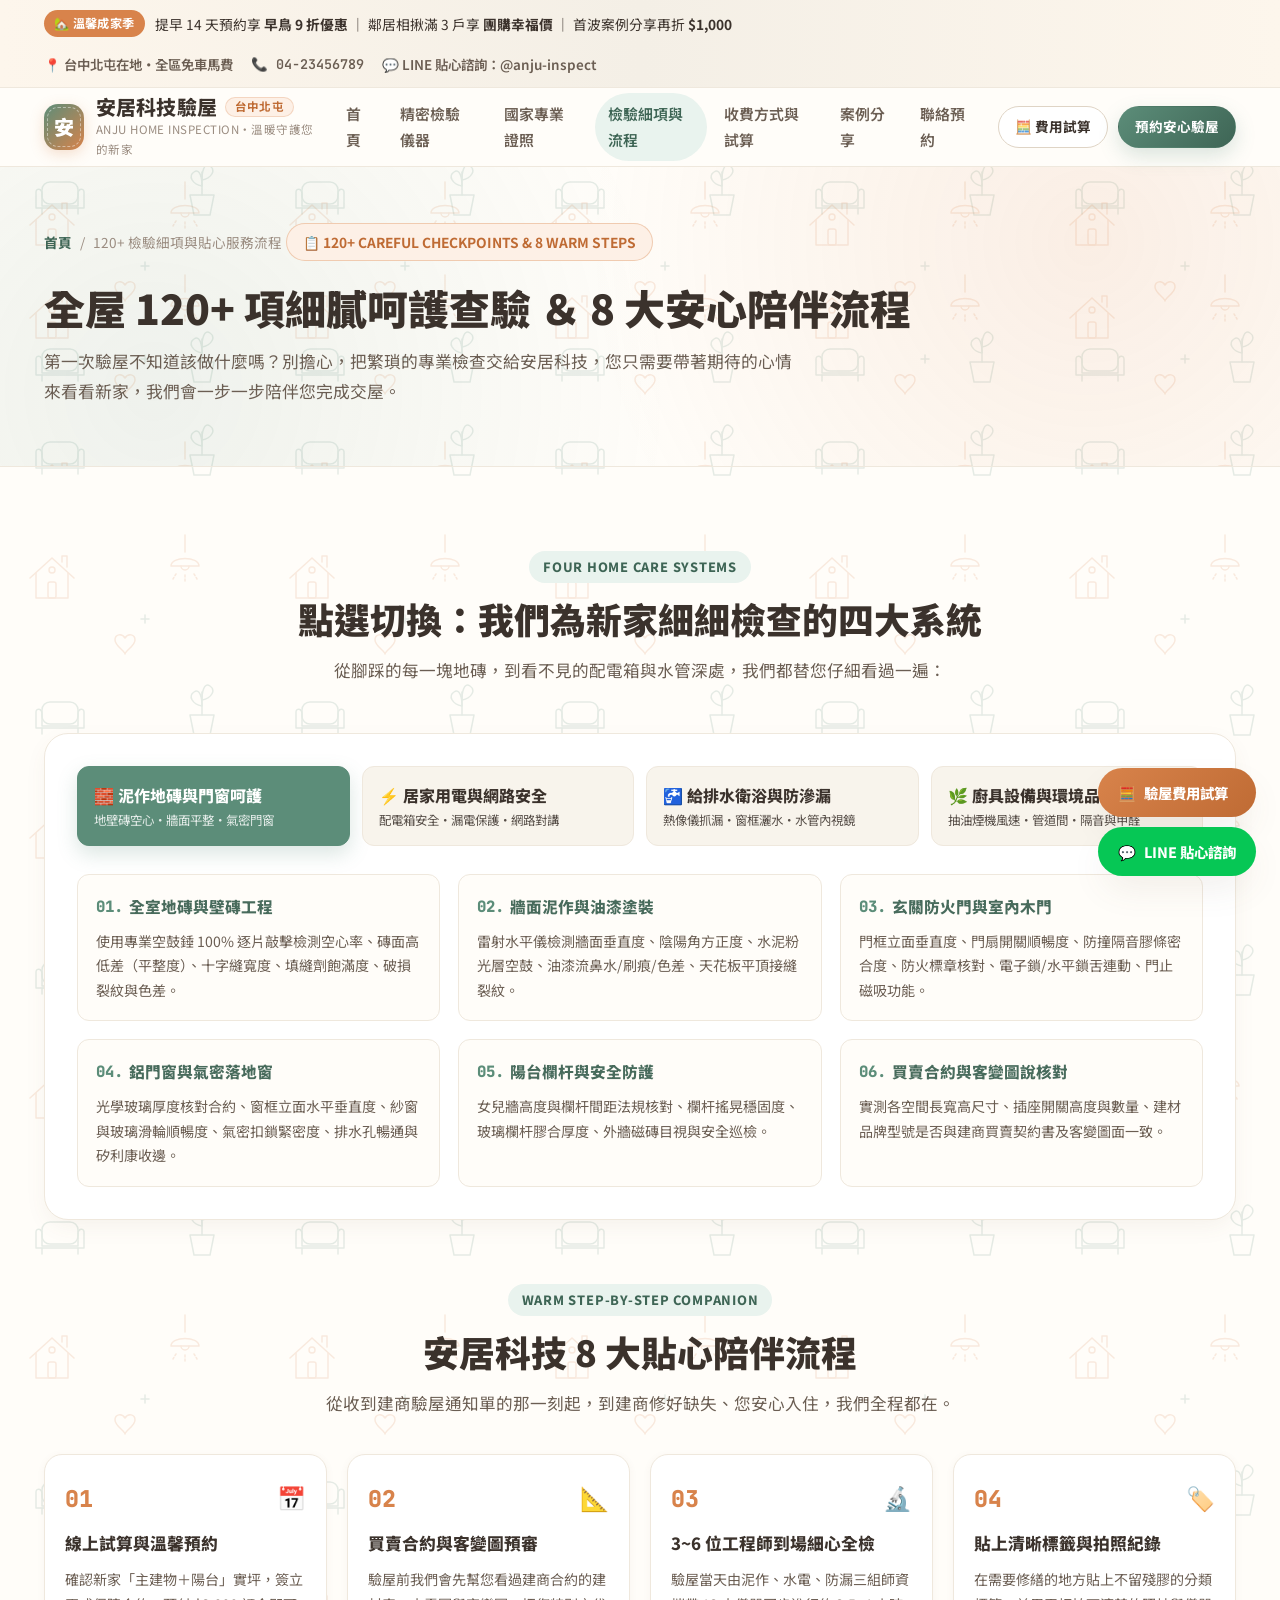
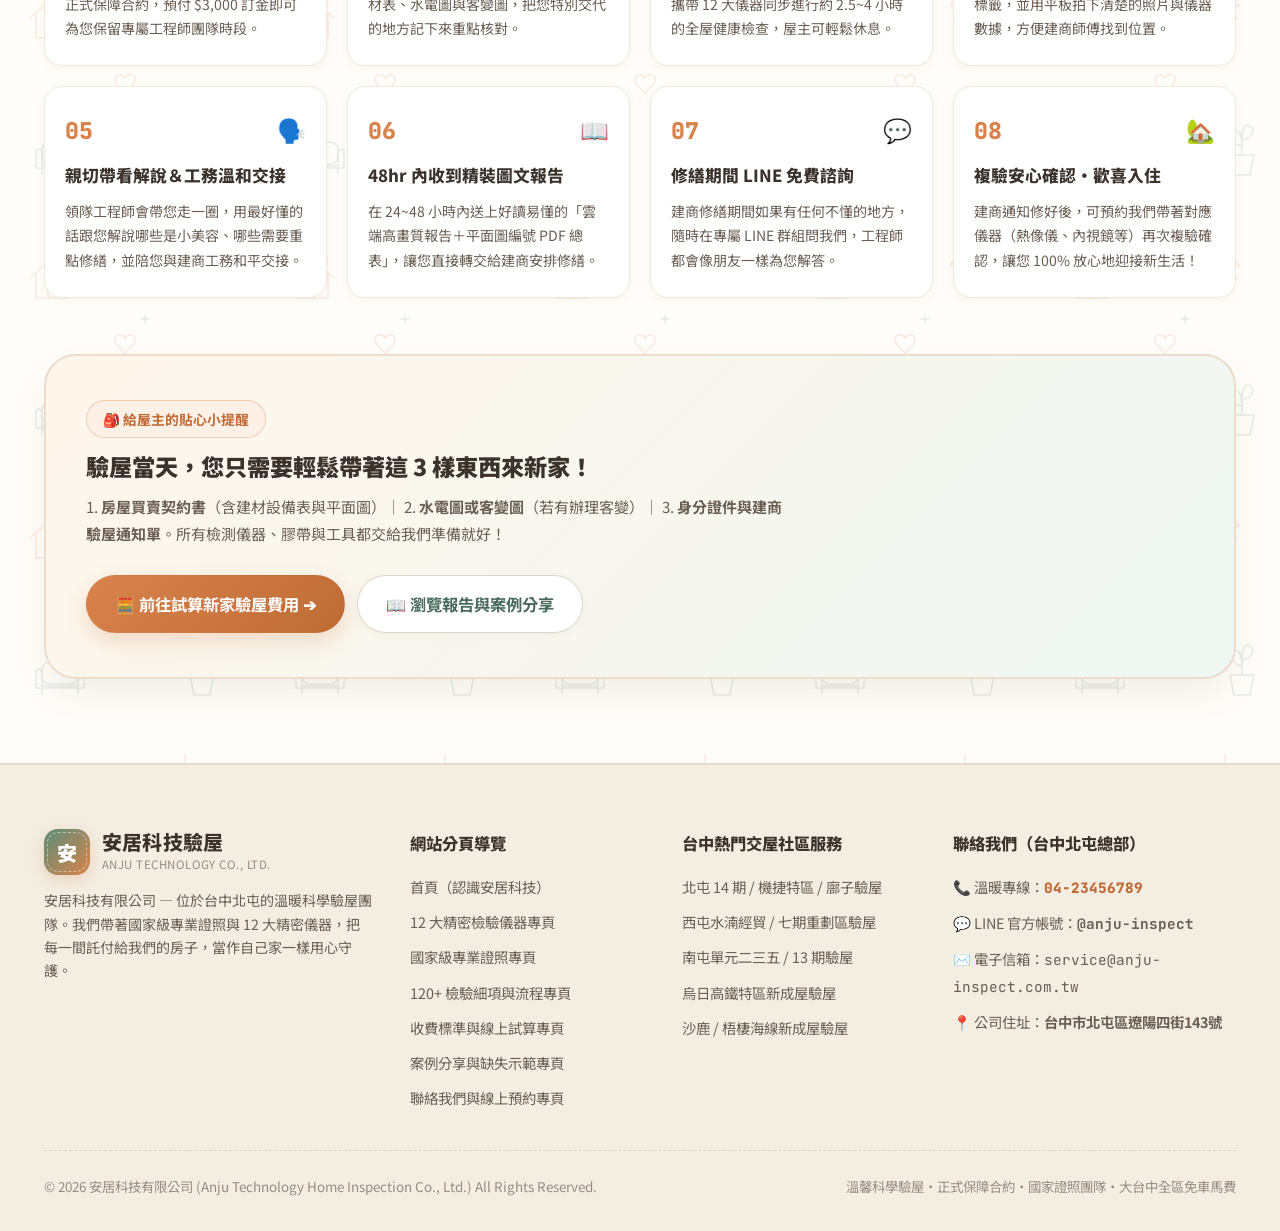
<file: process.html>
<!DOCTYPE html>
<html lang="zh-Hant-TW">
<head>
  <meta charset="UTF-8" />
  <meta name="viewport" content="width=device-width, initial-scale=1.0" />
  <title>120+全屋檢驗細項與貼心流程｜安居科技驗屋 — 安居科技有限公司（台中北屯）</title>
  <meta name="description" content="安居科技驗屋提供結構泥作門窗、機電配電弱電、給排水衛浴防滲漏、廚具設備與環境物理等四大系統超過120項細膩檢查，以及從預約、圖說預審、現場帶看解說到48hr圖文報告的8大貼心流程。" />
  <link rel="preconnect" href="https://fonts.googleapis.com" />
  <link rel="preconnect" href="https://fonts.gstatic.com" crossorigin />
  <link href="https://fonts.googleapis.com/css2?family=JetBrains+Mono:wght@500;700;800&family=Noto+Sans+TC:wght@400;500;600;700;800;900&display=swap" rel="stylesheet" />
  <link rel="stylesheet" href="styles.css" />
</head>
<body>

  <!-- Top Promo Bar -->
  <div class="top-promo-bar">
    <div class="container top-promo-inner">
      <div class="promo-badges">
        <span class="promo-tag">🏡 溫馨成家季</span>
        <span>提早 14 天預約享 <strong>早鳥 9 折優惠</strong> ｜ 鄰居相揪滿 3 戶享 <strong>團購幸福價</strong> ｜ 首波案例分享再折 <strong>$1,000</strong></span>
      </div>
      <div class="promo-contact-quick">
        <span>📍 台中北屯在地・全區免車馬費</span>
        <a href="tel:0423456789" class="mono-num">📞 04-23456789</a>
        <a href="contact.html">💬 LINE 貼心諮詢：@anju-inspect</a>
      </div>
    </div>
  </div>

  <!-- Sticky Header -->
  <header class="site-header" id="siteHeader">
    <div class="container header-inner">
      <a href="index.html" class="brand-logo" aria-label="安居科技驗屋首頁">
        <div class="logo-mark">安</div>
        <div class="brand-text">
          <div class="brand-name">
            安居科技驗屋
            <span class="region-pill">台中北屯</span>
          </div>
          <span class="brand-sub">ANJU HOME INSPECTION・溫暖守護您的新家</span>
        </div>
      </a>

      <nav class="main-nav" id="mainNav" aria-label="主導覽列">
        <a href="index.html" class="nav-link">首頁</a>
        <a href="instruments.html" class="nav-link">精密檢驗儀器</a>
        <a href="certifications.html" class="nav-link">國家專業證照</a>
        <a href="process.html" class="nav-link active">檢驗細項與流程</a>
        <a href="pricing.html" class="nav-link">收費方式與試算</a>
        <a href="cases.html" class="nav-link">案例分享</a>
        <a href="contact.html" class="nav-link">聯絡預約</a>
      </nav>

      <div class="header-actions">
        <a href="pricing.html" class="btn btn-outline btn-sm">🧮 費用試算</a>
        <a href="contact.html" class="btn btn-primary btn-sm">預約安心驗屋</a>
        <button class="mobile-menu-btn" id="mobileMenuBtn" aria-label="開啟選單">☰</button>
      </div>
    </div>
  </header>

  <!-- Subpage Hero -->
  <section class="page-hero">
    <div class="container">
      <nav class="breadcrumb" aria-label="麵包屑導覽">
        <a href="index.html">首頁</a>
        <span>/</span>
        <span>120+ 檢驗細項與貼心服務流程</span>
      </nav>
      <div class="eyebrow-badge">📋 120+ CAREFUL CHECKPOINTS & 8 WARM STEPS</div>
      <h1 class="page-hero-title">全屋 120+ 項細膩呵護查驗 ＆ 8 大安心陪伴流程</h1>
      <p class="page-hero-desc">
        第一次驗屋不知道該做什麼嗎？別擔心，把繁瑣的專業檢查交給安居科技，您只需要帶著期待的心情來看看新家，我們會一步一步陪伴您完成交屋。
      </p>
    </div>
  </section>

  <!-- Main Checklist & SOP Content -->
  <section class="section">
    <div class="container">
      <div class="section-header">
        <span class="section-tag">FOUR HOME CARE SYSTEMS</span>
        <h2 class="section-title">點選切換：我們為新家細細檢查的四大系統</h2>
        <p class="section-desc">從腳踩的每一塊地磚，到看不見的配電箱與水管深處，我們都替您仔細看過一遍：</p>
      </div>

      <!-- Interactive 4-System Scope Explorer -->
      <div class="scope-tabs-wrapper">
        <div class="scope-nav" role="tablist">
          <button class="scope-tab-btn active" data-scope="structure">
            <span class="scope-tab-title">🧱 泥作地磚與門窗呵護</span>
            <span class="scope-tab-sub">地壁磚空心・牆面平整・氣密門窗</span>
          </button>
          <button class="scope-tab-btn" data-scope="electric">
            <span class="scope-tab-title">⚡ 居家用電與網路安全</span>
            <span class="scope-tab-sub">配電箱安全・漏電保護・網路對講</span>
          </button>
          <button class="scope-tab-btn" data-scope="plumbing">
            <span class="scope-tab-title">🚰 給排水衛浴與防滲漏</span>
            <span class="scope-tab-sub">熱像儀抓漏・窗框灑水・水管內視鏡</span>
          </button>
          <button class="scope-tab-btn" data-scope="env">
            <span class="scope-tab-title">🌿 廚具設備與環境品質</span>
            <span class="scope-tab-sub">抽油煙機風速・管道間・隔音與甲醛</span>
          </button>
        </div>

        <!-- Rendered dynamically by app.js -->
        <div class="scope-Checklist-grid" id="scopeChecklistGrid"></div>
      </div>

      <!-- 8-Step SOP Timeline -->
      <div class="section-header" style="margin-bottom:36px;">
        <span class="section-tag">WARM STEP-BY-STEP COMPANION</span>
        <h2 class="section-title">安居科技 8 大貼心陪伴流程</h2>
        <p class="section-desc">從收到建商驗屋通知單的那一刻起，到建商修好缺失、您安心入住，我們全程都在。</p>
      </div>

      <div class="sop-grid">
        <div class="sop-step-card">
          <div class="sop-num"><span>01</span> <span>📅</span></div>
          <h4>線上試算與溫馨預約</h4>
          <p>確認新家「主建物＋陽台」實坪，簽立正式保障合約，預付 $3,000 訂金即可為您保留專屬工程師團隊時段。</p>
        </div>
        <div class="sop-step-card">
          <div class="sop-num"><span>02</span> <span>📐</span></div>
          <h4>買賣合約與客變圖預審</h4>
          <p>驗屋前我們會先幫您看過建商合約的建材表、水電圖與客變圖，把您特別交代的地方記下來重點核對。</p>
        </div>
        <div class="sop-step-card">
          <div class="sop-num"><span>03</span> <span>🔬</span></div>
          <h4>3~6 位工程師到場細心全檢</h4>
          <p>驗屋當天由泥作、水電、防漏三組師資攜帶 12 大儀器同步進行約 2.5~4 小時的全屋健康檢查，屋主可輕鬆休息。</p>
        </div>
        <div class="sop-step-card">
          <div class="sop-num"><span>04</span> <span>🏷️</span></div>
          <h4>貼上清晰標籤與拍照紀錄</h4>
          <p>在需要修繕的地方貼上不留殘膠的分類標籤，並用平板拍下清楚的照片與儀器數據，方便建商師傅找到位置。</p>
        </div>
        <div class="sop-step-card">
          <div class="sop-num"><span>05</span> <span>🗣️</span></div>
          <h4>親切帶看解說＆工務溫和交接</h4>
          <p>領隊工程師會帶您走一圈，用最好懂的話跟您解說哪些是小美容、哪些需要重點修繕，並陪您與建商工務和平交接。</p>
        </div>
        <div class="sop-step-card">
          <div class="sop-num"><span>06</span> <span>📖</span></div>
          <h4>48hr 內收到精裝圖文報告</h4>
          <p>在 24~48 小時內送上好讀易懂的「雲端高畫質報告＋平面圖編號 PDF 總表」，讓您直接轉交給建商安排修繕。</p>
        </div>
        <div class="sop-step-card">
          <div class="sop-num"><span>07</span> <span>💬</span></div>
          <h4>修繕期間 LINE 免費諮詢</h4>
          <p>建商修繕期間如果有任何不懂的地方，隨時在專屬 LINE 群組問我們，工程師都會像朋友一樣為您解答。</p>
        </div>
        <div class="sop-step-card">
          <div class="sop-num"><span>08</span> <span>🏡</span></div>
          <h4>複驗安心確認・歡喜入住</h4>
          <p>建商通知修好後，可預約我們帶著對應儀器（熱像儀、內視鏡等）再次複驗確認，讓您 100% 放心地迎接新生活！</p>
        </div>
      </div>

      <!-- Homeowner Preparation Guide -->
      <div class="subpage-cta-banner">
        <div>
          <span class="eyebrow-badge" style="margin-bottom:8px;">🎒 給屋主的貼心小提醒</span>
          <h3 style="font-size:1.45rem; font-weight:900; margin-bottom:8px;">驗屋當天，您只需要輕鬆帶著這 3 樣東西來新家！</h3>
          <p style="font-size:0.94rem; max-width:700px;">
            1. <strong>房屋買賣契約書</strong>（含建材設備表與平面圖）｜ 2. <strong>水電圖或客變圖</strong>（若有辦理客變）｜ 3. <strong>身分證件與建商驗屋通知單</strong>。所有檢測儀器、膠帶與工具都交給我們準備就好！
          </p>
        </div>
        <div style="display:flex; gap:12px; flex-wrap:wrap;">
          <a href="pricing.html" class="btn btn-amber btn-lg">🧮 前往試算新家驗屋費用 ➔</a>
          <a href="cases.html" class="btn btn-outline-light btn-lg">📖 瀏覽報告與案例分享</a>
        </div>
      </div>
    </div>
  </section>

  <!-- Footer -->
  <footer class="site-footer">
    <div class="container">
      <div class="footer-grid">
        <div class="footer-col">
          <div class="brand-logo" style="margin-bottom:14px;">
            <div class="logo-mark">安</div>
            <div class="brand-text">
              <div class="brand-name">安居科技驗屋</div>
              <span class="brand-sub">ANJU TECHNOLOGY CO., LTD.</span>
            </div>
          </div>
          <p style="font-size:0.88rem; line-height:1.65;">
            安居科技有限公司 — 位於台中北屯的溫暖科學驗屋團隊。我們帶著國家級專業證照與 12 大精密儀器，把每一間託付給我們的房子，當作自己家一樣用心守護。
          </p>
        </div>

        <div class="footer-col">
          <h4>網站分頁導覽</h4>
          <ul class="footer-links">
            <li><a href="index.html">首頁（認識安居科技）</a></li>
            <li><a href="instruments.html">12 大精密檢驗儀器專頁</a></li>
            <li><a href="certifications.html">國家級專業證照專頁</a></li>
            <li><a href="process.html">120+ 檢驗細項與流程專頁</a></li>
            <li><a href="pricing.html">收費標準與線上試算專頁</a></li>
            <li><a href="cases.html">案例分享與缺失示範專頁</a></li>
            <li><a href="contact.html">聯絡我們與線上預約專頁</a></li>
          </ul>
        </div>

        <div class="footer-col">
          <h4>台中熱門交屋社區服務</h4>
          <ul class="footer-links">
            <li><a href="contact.html">北屯 14 期 / 機捷特區 / 廍子驗屋</a></li>
            <li><a href="contact.html">西屯水湳經貿 / 七期重劃區驗屋</a></li>
            <li><a href="contact.html">南屯單元二三五 / 13 期驗屋</a></li>
            <li><a href="contact.html">烏日高鐵特區新成屋驗屋</a></li>
            <li><a href="contact.html">沙鹿 / 梧棲海線新成屋驗屋</a></li>
          </ul>
        </div>

        <div class="footer-col">
          <h4>聯絡我們（台中北屯總部）</h4>
          <ul class="footer-links">
            <li>📞 溫暖專線：<a href="tel:0423456789" class="mono-num" style="color:var(--brand-amber-hover); font-weight:800;">04-23456789</a></li>
            <li>💬 LINE 官方帳號：<span class="mono-num" style="font-weight:700;">@anju-inspect</span></li>
            <li>✉️ 電子信箱：<span class="mono-num">service@anju-inspect.com.tw</span></li>
            <li>📍 公司住址：<strong>台中市北屯區遼陽四街143號</strong></li>
          </ul>
        </div>
      </div>

      <div class="footer-bottom">
        <div>© 2026 安居科技有限公司 (Anju Technology Home Inspection Co., Ltd.) All Rights Reserved.</div>
        <div>溫馨科學驗屋・正式保障合約・國家證照團隊・大台中全區免車馬費</div>
      </div>
    </div>
  </footer>

  <div class="floating-cta">
    <a href="pricing.html" class="float-btn btn-amber"><span>🧮</span><span>驗屋費用試算</span></a>
    <a href="contact.html" class="float-btn btn-line"><span>💬</span><span>LINE 貼心諮詢</span></a>
  </div>

  <script src="app.js"></script>
</body>
</html>
</file>
<file: styles.css>
/* ==========================================================================
   安居科技驗屋 ANJU TECH HOME INSPECTION - Warm Cozy Home Stylesheet
   Design Paradigm: 溫馨北歐日系家居風・純白暖杏 × 鼠尾草綠 × 暖木色 × 居家小插畫
   ========================================================================== */

:root {
  /* Core Palette - Warm Pure White, Soft Linen, Sage Green & Sunlit Wood */
  --bg-primary: #FFFDF9;
  --bg-surface: #FFFFFF;
  --bg-subtle: #F8F4EC;
  --bg-dark: #F4EFE6;          /* Replaced dark background with Warm Oat/Linen */
  --bg-dark-elevated: #FFFBF5;
  --bg-dark-card: #FFFFFF;

  /* Typography Colors - Warm Espresso & Soft Cocoa */
  --text-primary: #3B322C;
  --text-secondary: #6B5E53;
  --text-muted: #9A8C80;
  --text-on-dark: #3B322C;
  --text-on-dark-muted: #7A6C60;

  /* Brand & Functional Accents - Cozy Sage Green & Warm Terracotta Honey */
  --brand-navy: #486B5C;       /* Warm Forest Sage */
  --brand-teal: #5C8D79;       /* Soft Eucalyptus Green */
  --brand-teal-dark: #3E6555;
  --brand-teal-light: #E9F3EE;
  --brand-amber: #D8834B;      /* Warm Sunlit Terracotta / Wood */
  --brand-amber-hover: #BF6B34;
  --brand-amber-light: #FDF0E6;
  --thermal-purple: #8B7EC8;
  --thermal-orange: #E07A5F;
  --line-green: #06C755;
  --line-green-dark: #05A847;

  /* Semantic Status - Softened Warm Tones */
  --status-pass: #4D9B76;
  --status-warn: #E29547;
  --status-danger: #D96B6B;

  /* Borders & Warm Diffused Shadows */
  --border-light: #EFE8DD;
  --border-strong: #DFD4C5;
  --border-dark: #E6DDD0;
  --shadow-sm: 0 2px 8px rgba(110, 88, 68, 0.05);
  --shadow-md: 0 8px 24px -4px rgba(110, 88, 68, 0.08);
  --shadow-lg: 0 16px 36px -6px rgba(110, 88, 68, 0.10);
  --shadow-xl: 0 24px 48px -10px rgba(110, 88, 68, 0.12);
  --shadow-glow-teal: 0 8px 20px rgba(92, 141, 121, 0.22);
  --shadow-glow-amber: 0 8px 20px rgba(216, 131, 75, 0.25);

  /* Layout & Softer Rounded Corners */
  --container-max: 1240px;
  --radius-sm: 12px;
  --radius-md: 18px;
  --radius-lg: 24px;
  --radius-xl: 32px;
  --transition-fast: 0.2s cubic-bezier(0.16, 1, 0.3, 1);
  --transition-smooth: 0.35s cubic-bezier(0.16, 1, 0.3, 1);

  /* Fonts */
  --font-sans: 'Noto Sans TC', -apple-system, BlinkMacSystemFont, 'Segoe UI', Roboto, sans-serif;
  --font-mono: 'JetBrains Mono', 'Noto Sans TC', monospace;

  /* Custom Home & Botanical Mini-Illustrations SVG Pattern (House, Plant, Lamp, Heart, Sun) */
  --home-doodle-pattern: url("data:image/svg+xml,%3Csvg xmlns='http://www.w3.org/2000/svg' width='260' height='260' viewBox='0 0 260 260'%3E%3Cg fill='none' stroke='%23D8834B' stroke-width='1.5' stroke-linecap='round' stroke-linejoin='round' opacity='0.16'%3E%3C!-- Little Cozy House --%3E%3Cpath d='M30 58 L52 38 L74 58'/%3E%3Cpath d='M36 53 V78 H68 V53'/%3E%3Crect x='48' y='62' width='8' height='16' rx='2'/%3E%3Cpath d='M62 42 V36 H67 V47'/%3E%3Ccircle cx='52' cy='50' r='3'/%3E%3C!-- Warm Pendant Lamp --%3E%3Cpath d='M185 15 V32'/%3E%3Cpath d='M171 46 C171 36 199 36 199 46 Z'/%3E%3Cpath d='M181 46 A4 4 0 0 0 189 46'/%3E%3Cpath d='M176 54 L173 59 M185 55 V61 M194 54 L197 59' stroke-dasharray='2 2'/%3E%3C/g%3E%3Cg fill='none' stroke='%235C8D79' stroke-width='1.5' stroke-linecap='round' stroke-linejoin='round' opacity='0.16'%3E%3C!-- Potted Home Plant --%3E%3Cpath d='M190 195 L194 215 H210 L214 195 Z'/%3E%3Cpath d='M202 195 V172'/%3E%3Cpath d='M202 186 C192 184 188 176 194 172 C200 168 202 178 202 186 Z'/%3E%3Cpath d='M202 180 C212 178 216 170 210 166 C204 162 202 172 202 180 Z'/%3E%3C!-- Cozy Armchair / Sofa --%3E%3Crect x='42' y='182' width='36' height='22' rx='8'/%3E%3Cpath d='M36 192 C36 188 42 188 42 194 V206 H78 V194 C78 188 84 188 84 192 V208 H36 Z'/%3E%3Cpath d='M42 208 V214 M78 208 V214'/%3E%3C!-- Heart & Sparkle --%3E%3Cpath d='M125 118 C122 113 115 114 115 120 C115 126 125 131 125 134 C125 131 135 126 135 120 C135 114 128 113 125 118 Z' stroke='%23D8834B'/%3E%3Cpath d='M145 95 V103 M141 99 H149'/%3E%3C/g%3E%3C/svg%3E");
}

/* Reset & Base */
*, *::before, *::after {
  box-sizing: border-box;
  margin: 0;
  padding: 0;
}

html {
  scroll-behavior: smooth;
  scroll-padding-top: 88px;
  font-size: 16px;
}

body {
  font-family: var(--font-sans);
  background-color: var(--bg-primary);
  background-image: var(--home-doodle-pattern);
  background-size: 260px 260px;
  color: var(--text-primary);
  line-height: 1.75;
  -webkit-font-smoothing: antialiased;
  overflow-x: hidden;
}

img {
  max-width: 100%;
  height: auto;
  display: block;
}

a {
  color: inherit;
  text-decoration: none;
  transition: color var(--transition-fast);
}

button, input, select, textarea {
  font-family: inherit;
  font-size: inherit;
}

ul {
  list-style: none;
}

.mono-num {
  font-family: var(--font-mono);
  font-variant-numeric: tabular-nums;
}

.container {
  width: 100%;
  max-width: var(--container-max);
  margin: 0 auto;
  padding: 0 24px;
}

/* Warm Illustrated Backgrounds */
.bg-blueprint,
.bg-light-grid {
  background-color: var(--bg-primary);
  background-image: 
    radial-gradient(circle at 12% 18%, rgba(216, 131, 75, 0.07), transparent 40%),
    radial-gradient(circle at 88% 82%, rgba(92, 141, 121, 0.08), transparent 42%),
    var(--home-doodle-pattern);
  background-size: 100% 100%, 100% 100%, 260px 260px;
}

/* ==========================================================================
   1. Top Promo Bar & Sticky Header (Warm & Friendly)
   ========================================================================== */
.top-promo-bar {
  background: linear-gradient(90deg, #FDF6EC 0%, #F4EFE6 50%, #FDF6EC 100%);
  color: var(--text-primary);
  font-size: 0.86rem;
  padding: 10px 0;
  border-bottom: 1px solid var(--border-light);
}

.top-promo-inner {
  display: flex;
  align-items: center;
  justify-content: space-between;
  gap: 16px;
  flex-wrap: wrap;
}

.promo-badges {
  display: flex;
  align-items: center;
  gap: 10px;
  flex-wrap: wrap;
}

.promo-tag {
  background: var(--brand-amber);
  color: #FFFFFF;
  font-weight: 700;
  font-size: 0.76rem;
  padding: 3px 10px;
  border-radius: 99px;
  letter-spacing: 0.03em;
}

.promo-contact-quick {
  display: flex;
  align-items: center;
  gap: 18px;
  color: var(--text-secondary);
  font-size: 0.84rem;
  font-weight: 600;
}

.promo-contact-quick a:hover {
  color: var(--brand-amber-hover);
}

/* Header */
.site-header {
  position: sticky;
  top: 0;
  z-index: 1000;
  background: rgba(255, 253, 249, 0.94);
  backdrop-filter: blur(14px);
  -webkit-backdrop-filter: blur(14px);
  border-bottom: 1px solid var(--border-light);
  transition: box-shadow var(--transition-smooth);
}

.site-header.scrolled {
  box-shadow: var(--shadow-md);
}

.header-inner {
  display: flex;
  align-items: center;
  justify-content: space-between;
  height: 78px;
  gap: 16px;
}

.brand-logo {
  display: flex;
  align-items: center;
  gap: 12px;
}

.logo-mark {
  width: 46px;
  height: 46px;
  border-radius: 14px;
  background: linear-gradient(135deg, var(--brand-teal) 0%, var(--brand-amber) 100%);
  display: flex;
  align-items: center;
  justify-content: center;
  color: #FFFFFF;
  font-weight: 900;
  font-size: 1.25rem;
  box-shadow: 0 4px 14px rgba(216, 131, 75, 0.25);
  position: relative;
}

.logo-mark::after {
  content: '';
  position: absolute;
  inset: 3px;
  border: 1.5px dashed rgba(255, 255, 255, 0.45);
  border-radius: 11px;
  pointer-events: none;
}

.brand-text {
  display: flex;
  flex-direction: column;
}

.brand-name {
  font-size: 1.25rem;
  font-weight: 800;
  color: var(--text-primary);
  letter-spacing: 0.01em;
  line-height: 1.2;
  display: flex;
  align-items: center;
  gap: 8px;
}

.region-pill {
  font-size: 0.72rem;
  font-weight: 700;
  background: var(--brand-amber-light);
  color: var(--brand-amber-hover);
  padding: 2px 9px;
  border-radius: 99px;
  border: 1px solid rgba(216, 131, 75, 0.25);
}

.brand-sub {
  font-size: 0.72rem;
  color: var(--text-muted);
  letter-spacing: 0.04em;
}

.main-nav {
  display: flex;
  align-items: center;
  gap: 4px;
}

.nav-link {
  padding: 8px 13px;
  font-size: 0.93rem;
  font-weight: 600;
  color: var(--text-secondary);
  border-radius: 99px;
  transition: all var(--transition-fast);
}

.nav-link:hover,
.nav-link.active {
  color: var(--brand-teal-dark);
  background: var(--brand-teal-light);
}

.header-actions {
  display: flex;
  align-items: center;
  gap: 10px;
}

.mobile-menu-btn {
  display: none;
  background: none;
  border: 1px solid var(--border-light);
  border-radius: var(--radius-sm);
  padding: 8px 10px;
  cursor: pointer;
  color: var(--text-primary);
}

/* Buttons - Warm Pill & Soft Rounded Style */
.btn {
  display: inline-flex;
  align-items: center;
  justify-content: center;
  gap: 8px;
  padding: 11px 22px;
  border-radius: 99px;
  font-weight: 700;
  font-size: 0.94rem;
  cursor: pointer;
  border: 1px solid transparent;
  transition: all var(--transition-fast);
  white-space: nowrap;
}

.btn-primary {
  background: linear-gradient(135deg, var(--brand-teal) 0%, var(--brand-teal-dark) 100%);
  color: #FFFFFF;
  box-shadow: var(--shadow-glow-teal);
}

.btn-primary:hover {
  transform: translateY(-2px);
  filter: brightness(1.05);
}

.btn-amber {
  background: linear-gradient(135deg, var(--brand-amber) 0%, var(--brand-amber-hover) 100%);
  color: #FFFFFF;
  box-shadow: var(--shadow-glow-amber);
}

.btn-amber:hover {
  transform: translateY(-2px);
  filter: brightness(1.05);
}

.btn-line {
  background: var(--line-green);
  color: #FFFFFF;
}

.btn-line:hover {
  background: var(--line-green-dark);
  transform: translateY(-2px);
}

.btn-outline {
  background: #FFFFFF;
  color: var(--text-primary);
  border-color: var(--border-strong);
}

.btn-outline:hover {
  border-color: var(--brand-amber);
  color: var(--brand-amber-hover);
  background: var(--brand-amber-light);
}

.btn-outline-light {
  background: #FFFFFF;
  color: var(--brand-navy);
  border-color: var(--border-strong);
  box-shadow: var(--shadow-sm);
}

.btn-outline-light:hover {
  background: var(--brand-teal-light);
  border-color: var(--brand-teal);
  color: var(--brand-teal-dark);
}

.btn-sm {
  padding: 8px 16px;
  font-size: 0.85rem;
}

.btn-lg {
  padding: 14px 28px;
  font-size: 1.02rem;
}

/* ==========================================================================
   2. Hero Section & Subpage Page Hero (Bright, Cozy, Sunlit Home Feel)
   ========================================================================== */
.page-hero {
  position: relative;
  padding: 56px 0 60px;
  background: linear-gradient(180deg, #FFF9F0 0%, #FFFDF9 100%);
  background-image: 
    radial-gradient(circle at 85% 25%, rgba(216, 131, 75, 0.12), transparent 45%),
    radial-gradient(circle at 12% 75%, rgba(92, 141, 121, 0.10), transparent 45%),
    var(--home-doodle-pattern);
  background-size: 100% 100%, 100% 100%, 260px 260px;
  color: var(--text-primary);
  border-bottom: 1px solid var(--border-light);
}

.breadcrumb {
  display: inline-flex;
  align-items: center;
  gap: 8px;
  font-size: 0.85rem;
  color: var(--text-muted);
  margin-bottom: 16px;
}

.breadcrumb a {
  color: var(--brand-teal-dark);
  font-weight: 700;
}

.breadcrumb a:hover {
  text-decoration: underline;
}

.page-hero-title {
  font-size: clamp(1.9rem, 3.2vw, 2.65rem);
  font-weight: 900;
  line-height: 1.28;
  margin-bottom: 14px;
  color: var(--text-primary);
}

.page-hero-desc {
  font-size: 1.05rem;
  color: var(--text-secondary);
  max-width: 760px;
}

.subpage-cta-banner {
  background: linear-gradient(135deg, #FFF6EB 0%, #EFF7F3 100%);
  color: var(--text-primary);
  border-radius: var(--radius-xl);
  padding: 44px 40px;
  display: flex;
  align-items: center;
  justify-content: space-between;
  gap: 28px;
  flex-wrap: wrap;
  border: 2px solid #EBDCCB;
  box-shadow: var(--shadow-lg);
  margin-top: 56px;
  position: relative;
  overflow: hidden;
}

.subpage-cta-banner p {
  color: var(--text-secondary) !important;
}

.portal-cards-grid {
  display: grid;
  grid-template-columns: repeat(3, 1fr);
  gap: 24px;
}

.portal-card {
  background: var(--bg-surface);
  border: 1.5px solid var(--border-light);
  border-radius: var(--radius-md);
  padding: 28px 24px;
  display: flex;
  flex-direction: column;
  justify-content: space-between;
  box-shadow: var(--shadow-sm);
  transition: all var(--transition-smooth);
}

.portal-card:hover {
  transform: translateY(-5px);
  box-shadow: var(--shadow-lg);
  border-color: var(--brand-amber);
}

.portal-card-link {
  margin-top: 20px;
  font-weight: 800;
  font-size: 0.92rem;
  color: var(--brand-amber-hover);
  display: inline-flex;
  align-items: center;
  gap: 6px;
}

/* Main Hero Section */
.hero-section {
  position: relative;
  padding: 60px 0 80px;
  background: linear-gradient(180deg, #FFF8EE 0%, #FFFDF9 100%);
  background-image: 
    radial-gradient(circle at 80% 20%, rgba(216, 131, 75, 0.12), transparent 45%),
    radial-gradient(circle at 15% 80%, rgba(92, 141, 121, 0.10), transparent 40%),
    var(--home-doodle-pattern);
  background-size: 100% 100%, 100% 100%, 260px 260px;
  color: var(--text-primary);
  overflow: hidden;
  border-bottom: 1px solid var(--border-light);
}

.hero-grid {
  display: grid;
  grid-template-columns: 1.06fr 0.94fr;
  gap: 48px;
  align-items: center;
}

.eyebrow-badge {
  display: inline-flex;
  align-items: center;
  gap: 8px;
  background: var(--brand-amber-light);
  border: 1px solid rgba(216, 131, 75, 0.35);
  color: var(--brand-amber-hover);
  padding: 6px 16px;
  border-radius: 99px;
  font-size: 0.86rem;
  font-weight: 700;
  margin-bottom: 20px;
}

.hero-title {
  font-size: clamp(2rem, 3.4vw, 3rem);
  font-weight: 900;
  line-height: 1.28;
  letter-spacing: 0.01em;
  margin-bottom: 20px;
  color: var(--text-primary);
}

.hero-title .highlight-gradient {
  background: linear-gradient(90deg, var(--brand-teal-dark) 0%, var(--brand-amber-hover) 100%);
  -webkit-background-clip: text;
  -webkit-text-fill-color: transparent;
}

.hero-desc {
  font-size: 1.06rem;
  color: var(--text-secondary);
  margin-bottom: 28px;
  max-width: 620px;
}

.hero-checklist {
  display: grid;
  grid-template-columns: repeat(2, 1fr);
  gap: 12px 16px;
  margin-bottom: 32px;
}

.hero-check-item {
  display: flex;
  align-items: center;
  gap: 8px;
  font-size: 0.94rem;
  color: var(--text-primary);
  font-weight: 600;
}

.hero-check-icon {
  color: var(--brand-amber);
  font-weight: 900;
  background: var(--brand-amber-light);
  width: 22px;
  height: 22px;
  border-radius: 50%;
  display: inline-flex;
  align-items: center;
  justify-content: center;
  font-size: 0.75rem;
}

.hero-cta-group {
  display: flex;
  align-items: center;
  gap: 14px;
  flex-wrap: wrap;
  margin-bottom: 40px;
}

.hero-metrics {
  display: grid;
  grid-template-columns: repeat(4, 1fr);
  gap: 16px;
  padding-top: 28px;
  border-top: 1.5px dashed var(--border-strong);
}

.metric-box {
  display: flex;
  flex-direction: column;
}

.metric-val {
  font-size: 1.65rem;
  font-weight: 900;
  color: var(--brand-navy);
  font-family: var(--font-mono);
  line-height: 1.15;
}

.metric-val span {
  color: var(--brand-amber);
  font-size: 1rem;
  margin-left: 2px;
}

.metric-label {
  font-size: 0.82rem;
  color: var(--text-secondary);
  margin-top: 4px;
}

/* Hero Visual Showcase */
.hero-visual-wrap {
  position: relative;
}

.hero-image-frame {
  position: relative;
  border-radius: var(--radius-lg);
  overflow: hidden;
  border: 6px solid #FFFFFF;
  box-shadow: var(--shadow-xl);
  background: #FFF8EE;
  aspect-ratio: 16 / 10;
}

.hero-image-frame img {
  width: 100%;
  height: 100%;
  object-fit: cover;
}

/* Warm Floating Cards on Hero Image */
.hud-card {
  position: absolute;
  background: rgba(255, 255, 255, 0.95);
  backdrop-filter: blur(12px);
  border: 1.5px solid var(--border-light);
  border-radius: 16px;
  padding: 12px 18px;
  color: var(--text-primary);
  box-shadow: var(--shadow-lg);
  z-index: 2;
}

.hud-top-left {
  top: -18px;
  left: -18px;
  border-left: 5px solid var(--brand-amber);
}

.hud-bottom-right {
  bottom: -20px;
  right: -16px;
  border-left: 5px solid var(--brand-teal);
}

.hud-title {
  font-size: 0.72rem;
  text-transform: uppercase;
  letter-spacing: 0.06em;
  color: var(--text-muted);
  font-weight: 700;
}

.hud-value {
  font-size: 0.92rem;
  font-weight: 800;
  margin-top: 2px;
  display: flex;
  align-items: center;
  gap: 6px;
  color: var(--text-primary);
}

.pulse-dot {
  width: 9px;
  height: 9px;
  border-radius: 50%;
  background: var(--status-pass);
  box-shadow: 0 0 0 4px rgba(77, 155, 118, 0.22);
}

/* Decorative Home Illustration Banner */
.cozy-illustration-strip {
  display: flex;
  align-items: center;
  justify-content: center;
  gap: 28px;
  padding: 18px 24px;
  margin: 0 auto 36px;
  max-width: 820px;
  background: #FFFFFF;
  border: 1.5px dashed var(--border-strong);
  border-radius: 99px;
  box-shadow: var(--shadow-sm);
  flex-wrap: wrap;
}

.cozy-illo-item {
  display: flex;
  align-items: center;
  gap: 8px;
  font-size: 0.9rem;
  font-weight: 700;
  color: var(--text-secondary);
}

/* Homepage Brand Story, Vision & Philosophy Layout */
.story-card {
  background: var(--bg-surface);
  border: 1.5px solid var(--border-light);
  border-radius: var(--radius-xl);
  padding: 48px 52px;
  box-shadow: var(--shadow-md);
  max-width: 960px;
  margin: 0 auto;
  position: relative;
}

.story-lead {
  font-size: 1.22rem;
  font-weight: 700;
  color: var(--brand-navy);
  line-height: 1.75;
  margin-bottom: 22px;
}

.story-text {
  font-size: 1.04rem;
  color: var(--text-secondary);
  line-height: 1.9;
  margin-bottom: 18px;
}

.vision-pillars-grid {
  display: grid;
  grid-template-columns: repeat(3, 1fr);
  gap: 28px;
  margin-top: 36px;
}

.vision-pillar-card {
  background: var(--bg-surface);
  border: 1.5px solid var(--border-light);
  border-radius: var(--radius-lg);
  padding: 34px 28px;
  box-shadow: var(--shadow-sm);
  text-align: center;
  transition: transform var(--transition-smooth), box-shadow var(--transition-smooth);
}

.vision-pillar-card:hover {
  transform: translateY(-4px);
  box-shadow: var(--shadow-lg);
  border-color: var(--brand-amber);
}

.vision-illo-circle {
  width: 76px;
  height: 76px;
  margin: 0 auto 20px;
  border-radius: 50%;
  background: linear-gradient(135deg, #FFF7EC 0%, #EEF6F2 100%);
  border: 1.5px dashed var(--border-strong);
  display: flex;
  align-items: center;
  justify-content: center;
}

.ideal-list-wrap {
  max-width: 920px;
  margin: 0 auto;
  display: flex;
  flex-direction: column;
  gap: 24px;
}

.ideal-row-card {
  background: var(--bg-surface);
  border: 1.5px solid var(--border-light);
  border-left: 6px solid var(--brand-amber);
  border-radius: var(--radius-lg);
  padding: 32px 36px;
  box-shadow: var(--shadow-sm);
  display: grid;
  grid-template-columns: 72px 1fr;
  gap: 24px;
  align-items: center;
}

.ideal-row-card:nth-child(2) {
  border-left-color: var(--brand-teal);
}

@media (max-width: 960px) {
  .vision-pillars-grid {
    grid-template-columns: 1fr;
  }
  .story-card {
    padding: 32px 24px;
  }
  .ideal-row-card {
    grid-template-columns: 1fr;
    padding: 24px;
  }
}

/* ==========================================================================
   3. Section Common Headers
   ========================================================================== */
.section {
  padding: 84px 0;
}

.section-subtle {
  background-color: var(--bg-subtle);
  background-image: var(--home-doodle-pattern);
  background-size: 260px 260px;
}

.section-dark {
  background-color: #F6F1E7;
  background-image: var(--home-doodle-pattern);
  background-size: 260px 260px;
  color: var(--text-primary);
}

.section-header {
  max-width: 760px;
  margin: 0 auto 48px;
  text-align: center;
}

.section-tag {
  display: inline-flex;
  align-items: center;
  gap: 6px;
  font-size: 0.8rem;
  font-weight: 800;
  letter-spacing: 0.06em;
  text-transform: uppercase;
  color: var(--brand-teal-dark);
  background: var(--brand-teal-light);
  padding: 5px 14px;
  border-radius: 99px;
  margin-bottom: 12px;
}

.section-title {
  font-size: clamp(1.75rem, 2.8vw, 2.35rem);
  font-weight: 900;
  line-height: 1.3;
  margin-bottom: 14px;
  color: var(--text-primary);
}

.section-desc {
  font-size: 1.04rem;
  color: var(--text-secondary);
}

/* ==========================================================================
   4. Why Choose Anju (Warm Cards & Comparison)
   ========================================================================== */
.value-cards-grid {
  display: grid;
  grid-template-columns: repeat(4, 1fr);
  gap: 24px;
  margin-bottom: 48px;
}

.value-card {
  background: var(--bg-surface);
  border: 1.5px solid var(--border-light);
  border-radius: var(--radius-md);
  padding: 28px 24px;
  box-shadow: var(--shadow-sm);
  transition: all var(--transition-smooth);
}

.value-card:hover {
  transform: translateY(-4px);
  box-shadow: var(--shadow-lg);
  border-color: var(--brand-amber);
}

.value-icon {
  width: 54px;
  height: 54px;
  border-radius: 16px;
  background: var(--brand-amber-light);
  color: var(--brand-amber-hover);
  display: flex;
  align-items: center;
  justify-content: center;
  font-size: 1.55rem;
  margin-bottom: 18px;
  border: 1px solid rgba(216, 131, 75, 0.25);
}

.value-card h3 {
  font-size: 1.15rem;
  font-weight: 800;
  margin-bottom: 10px;
}

.value-card p {
  font-size: 0.92rem;
  color: var(--text-secondary);
}

/* Warm Comparison Box */
.vs-comparison-box {
  background: var(--bg-surface);
  border: 1.5px solid var(--border-strong);
  border-radius: var(--radius-lg);
  overflow: hidden;
  box-shadow: var(--shadow-md);
}

.vs-grid {
  display: grid;
  grid-template-columns: 1fr 1.2fr;
}

.vs-col {
  padding: 34px;
}

.vs-col-traditional {
  background: #FAF7F2;
  border-right: 1px solid var(--border-light);
}

.vs-col-anju {
  background: linear-gradient(135deg, #FFF9F1 0%, #F1F8F4 100%);
  color: var(--text-primary);
}

.vs-col-header {
  display: flex;
  align-items: center;
  gap: 10px;
  font-size: 1.18rem;
  font-weight: 800;
  margin-bottom: 20px;
  padding-bottom: 14px;
  border-bottom: 1.5px dashed var(--border-strong);
}

.vs-list {
  display: flex;
  flex-direction: column;
  gap: 14px;
}

.vs-list li {
  display: flex;
  align-items: flex-start;
  gap: 10px;
  font-size: 0.95rem;
}

/* ==========================================================================
   5. Precision Inspection Instruments Section (Warm Light Theme)
   ========================================================================== */
.instrument-spotlight {
  display: grid;
  grid-template-columns: 1.1fr 0.9fr;
  gap: 32px;
  background: linear-gradient(135deg, #FFFDF9 0%, #FFF5E9 100%);
  border-radius: var(--radius-lg);
  padding: 36px;
  color: var(--text-primary);
  margin-bottom: 40px;
  border: 2px solid #EEDCC9;
  box-shadow: var(--shadow-md);
  align-items: center;
}

.instrument-spotlight p {
  color: var(--text-secondary) !important;
}

.spotlight-media {
  display: grid;
  grid-template-columns: 1fr 1fr;
  gap: 16px;
}

.spotlight-img-card {
  border-radius: var(--radius-md);
  overflow: hidden;
  border: 3px solid #FFFFFF;
  box-shadow: var(--shadow-sm);
  background: #FFFFFF;
}

.spotlight-img-card img {
  width: 100%;
  height: 210px;
  object-fit: cover;
}

.spotlight-img-caption {
  padding: 10px 12px;
  font-size: 0.8rem;
  color: var(--text-secondary);
  background: #FFFDF9;
  font-weight: 600;
}

.triple-verify-steps {
  display: flex;
  flex-direction: column;
  gap: 12px;
  margin-top: 20px;
}

.verify-step {
  display: flex;
  align-items: center;
  gap: 12px;
  background: #FFFFFF;
  border: 1px solid var(--border-light);
  padding: 12px 16px;
  border-radius: var(--radius-sm);
  box-shadow: var(--shadow-sm);
}

.verify-step-num {
  font-family: var(--font-mono);
  font-weight: 800;
  font-size: 0.82rem;
  background: var(--brand-amber);
  color: #FFFFFF;
  padding: 4px 10px;
  border-radius: 99px;
  flex-shrink: 0;
}

/* Filter Tabs */
.filter-tabs {
  display: flex;
  align-items: center;
  justify-content: center;
  gap: 10px;
  flex-wrap: wrap;
  margin-bottom: 36px;
}

.filter-btn {
  padding: 10px 20px;
  border-radius: 99px;
  border: 1.5px solid var(--border-strong);
  background: var(--bg-surface);
  color: var(--text-secondary);
  font-weight: 700;
  font-size: 0.9rem;
  cursor: pointer;
  transition: all var(--transition-fast);
}

.filter-btn:hover {
  border-color: var(--brand-amber);
  color: var(--brand-amber-hover);
}

.filter-btn.active {
  background: var(--brand-teal);
  color: #FFFFFF;
  border-color: var(--brand-teal);
  box-shadow: var(--shadow-glow-teal);
}

/* Instrument Grid */
.instruments-grid {
  display: grid;
  grid-template-columns: repeat(3, 1fr);
  gap: 24px;
}

.instrument-card {
  background: var(--bg-surface);
  border: 1.5px solid var(--border-light);
  border-radius: var(--radius-md);
  padding: 24px;
  display: flex;
  flex-direction: column;
  justify-content: space-between;
  transition: all var(--transition-smooth);
  box-shadow: var(--shadow-sm);
}

.instrument-card:hover {
  transform: translateY(-4px);
  box-shadow: var(--shadow-lg);
  border-color: var(--brand-amber);
}

.inst-top {
  display: flex;
  align-items: flex-start;
  justify-content: space-between;
  gap: 12px;
  margin-bottom: 16px;
}

.inst-icon-box {
  width: 50px;
  height: 50px;
  border-radius: 14px;
  background: var(--brand-amber-light);
  display: flex;
  align-items: center;
  justify-content: center;
  font-size: 1.5rem;
  flex-shrink: 0;
}

.inst-cat-tag {
  font-size: 0.75rem;
  font-weight: 700;
  padding: 4px 11px;
  border-radius: 99px;
  background: var(--bg-subtle);
  color: var(--text-secondary);
}

.inst-name {
  font-size: 1.16rem;
  font-weight: 800;
  margin-bottom: 4px;
  color: var(--text-primary);
}

.inst-en {
  font-size: 0.76rem;
  font-family: var(--font-mono);
  color: var(--text-muted);
  margin-bottom: 14px;
}

.inst-spec-bar {
  background: #FAF6F0;
  border: 1px solid var(--border-light);
  border-radius: var(--radius-sm);
  padding: 8px 12px;
  font-size: 0.8rem;
  color: var(--brand-navy);
  font-weight: 600;
  margin-bottom: 14px;
}

.inst-desc {
  font-size: 0.92rem;
  color: var(--text-secondary);
  margin-bottom: 16px;
}

.inst-defects {
  border-top: 1.5px dashed var(--border-light);
  padding-top: 12px;
  margin-top: auto;
}

.inst-defects-title {
  font-size: 0.78rem;
  font-weight: 700;
  color: var(--brand-amber-hover);
  margin-bottom: 6px;
}

.inst-defect-tags {
  display: flex;
  flex-wrap: wrap;
  gap: 6px;
}

.defect-chip {
  font-size: 0.76rem;
  background: var(--brand-amber-light);
  color: #8C4A1F;
  padding: 3px 9px;
  border-radius: 99px;
  font-weight: 600;
}

/* ==========================================================================
   6. National Certifications (Warm Cream & Sage Cards)
   ========================================================================== */
.compliance-notice {
  background: linear-gradient(90deg, #EFF7F3 0%, #FFFDF9 100%);
  border: 1.5px solid #C5DFD3;
  border-left: 6px solid var(--brand-teal);
  border-radius: var(--radius-md);
  padding: 24px 28px;
  margin-bottom: 40px;
  display: flex;
  align-items: flex-start;
  gap: 18px;
  box-shadow: var(--shadow-sm);
}

.compliance-icon {
  font-size: 2rem;
  line-height: 1;
}

.compliance-notice h3 {
  font-size: 1.12rem;
  font-weight: 800;
  color: var(--brand-teal-dark);
  margin-bottom: 6px;
}

.compliance-notice p {
  font-size: 0.93rem;
  color: var(--text-secondary);
}

.certs-grid {
  display: grid;
  grid-template-columns: repeat(3, 1fr);
  gap: 24px;
}

.cert-card {
  background: #FFFFFF;
  border: 1.5px solid var(--border-light);
  border-radius: var(--radius-md);
  padding: 28px 24px;
  display: flex;
  flex-direction: column;
  justify-content: space-between;
  position: relative;
  transition: all var(--transition-smooth);
  box-shadow: var(--shadow-sm);
}

.cert-card:hover {
  transform: translateY(-4px);
  border-color: var(--brand-teal);
  box-shadow: var(--shadow-lg);
}

.cert-seal {
  display: inline-flex;
  align-items: center;
  gap: 6px;
  font-size: 0.76rem;
  font-weight: 700;
  color: var(--brand-amber-hover);
  background: var(--brand-amber-light);
  border: 1px solid rgba(216, 131, 75, 0.3);
  padding: 4px 12px;
  border-radius: 99px;
  margin-bottom: 14px;
  width: fit-content;
}

.cert-title {
  font-size: 1.2rem;
  font-weight: 800;
  color: var(--text-primary);
  margin-bottom: 6px;
}

.cert-authority {
  font-size: 0.82rem;
  color: var(--text-muted);
  margin-bottom: 16px;
}

.cert-scope-list {
  display: flex;
  flex-direction: column;
  gap: 8px;
  margin-bottom: 20px;
}

.cert-scope-list li {
  font-size: 0.9rem;
  color: var(--text-secondary);
  display: flex;
  align-items: flex-start;
  gap: 8px;
}

.cert-scope-list li::before {
  content: '❀';
  color: var(--brand-amber);
  font-size: 0.85rem;
}

.cert-footer {
  padding-top: 14px;
  border-top: 1.5px dashed var(--border-light);
  display: flex;
  align-items: center;
  justify-content: space-between;
  font-size: 0.82rem;
  color: var(--text-muted);
}

.cert-verify-badge {
  color: var(--brand-teal-dark);
  font-weight: 800;
}

/* ==========================================================================
   7. Inspection Scope & 8-Step SOP
   ========================================================================== */
.scope-tabs-wrapper {
  background: var(--bg-surface);
  border: 1.5px solid var(--border-light);
  border-radius: var(--radius-lg);
  padding: 32px;
  box-shadow: var(--shadow-md);
  margin-bottom: 64px;
}

.scope-nav {
  display: grid;
  grid-template-columns: repeat(4, 1fr);
  gap: 12px;
  margin-bottom: 28px;
}

.scope-tab-btn {
  padding: 16px;
  border-radius: var(--radius-sm);
  border: 1.5px solid var(--border-light);
  background: var(--bg-subtle);
  text-align: left;
  cursor: pointer;
  transition: all var(--transition-fast);
  color: var(--text-primary);
}

.scope-tab-btn.active {
  background: var(--brand-teal);
  color: #FFFFFF;
  border-color: var(--brand-teal);
  box-shadow: var(--shadow-glow-teal);
}

.scope-tab-title {
  font-weight: 800;
  font-size: 1rem;
  display: flex;
  align-items: center;
  gap: 8px;
}

.scope-tab-sub {
  font-size: 0.78rem;
  opacity: 0.85;
  margin-top: 4px;
  display: block;
}

.scope-Checklist-grid {
  display: grid;
  grid-template-columns: repeat(3, 1fr);
  gap: 18px;
}

.scope-check-card {
  background: #FFFDF9;
  border: 1px solid var(--border-light);
  border-radius: var(--radius-sm);
  padding: 18px;
}

.scope-check-card h4 {
  font-size: 0.98rem;
  font-weight: 800;
  color: var(--brand-navy);
  margin-bottom: 8px;
  display: flex;
  align-items: center;
  gap: 6px;
}

.scope-check-card p {
  font-size: 0.88rem;
  color: var(--text-secondary);
}

/* 8-Step SOP Grid */
.sop-grid {
  display: grid;
  grid-template-columns: repeat(4, 1fr);
  gap: 20px;
}

.sop-step-card {
  background: var(--bg-surface);
  border: 1.5px solid var(--border-light);
  border-radius: var(--radius-md);
  padding: 24px 20px;
  position: relative;
  box-shadow: var(--shadow-sm);
}

.sop-num {
  font-family: var(--font-mono);
  font-size: 1.45rem;
  font-weight: 900;
  color: var(--brand-amber);
  margin-bottom: 10px;
  display: flex;
  align-items: center;
  justify-content: space-between;
}

.sop-step-card h4 {
  font-size: 1.05rem;
  font-weight: 800;
  margin-bottom: 8px;
}

.sop-step-card p {
  font-size: 0.88rem;
  color: var(--text-secondary);
}

/* ==========================================================================
   8. Interactive Pricing Calculator & Pricing Tables (Warm Cozy Edition)
   ========================================================================== */
.calculator-shell {
  display: grid;
  grid-template-columns: 1.15fr 0.85fr;
  gap: 32px;
  background: var(--bg-surface);
  border: 2px solid #E6D5C3;
  border-radius: var(--radius-xl);
  padding: 36px;
  box-shadow: var(--shadow-xl);
  margin-bottom: 56px;
}

.calc-controls {
  display: flex;
  flex-direction: column;
  gap: 24px;
}

.calc-group-label {
  font-size: 0.96rem;
  font-weight: 800;
  color: var(--text-primary);
  margin-bottom: 10px;
  display: flex;
  align-items: center;
  justify-content: space-between;
}

.calc-radio-grid {
  display: grid;
  grid-template-columns: repeat(2, 1fr);
  gap: 12px;
}

.calc-option-btn {
  padding: 14px 16px;
  border: 2px solid var(--border-light);
  border-radius: var(--radius-sm);
  background: #FFFDF9;
  text-align: left;
  cursor: pointer;
  transition: all var(--transition-fast);
}

.calc-option-btn:hover {
  border-color: var(--border-strong);
}

.calc-option-btn.selected {
  border-color: var(--brand-amber);
  background: var(--brand-amber-light);
}

.calc-option-title {
  font-weight: 800;
  font-size: 0.96rem;
  color: var(--text-primary);
  display: block;
}

.calc-option-sub {
  font-size: 0.78rem;
  color: var(--text-secondary);
  margin-top: 2px;
  display: block;
}

/* Ping Slider */
.ping-slider-box {
  background: var(--bg-subtle);
  padding: 20px;
  border-radius: var(--radius-md);
  border: 1px solid var(--border-light);
}

.ping-display-row {
  display: flex;
  align-items: baseline;
  justify-content: space-between;
  margin-bottom: 12px;
}

.ping-big-num {
  font-size: 2rem;
  font-weight: 900;
  font-family: var(--font-mono);
  color: var(--brand-amber-hover);
}

.ping-range-input {
  width: 100%;
  accent-color: var(--brand-amber);
  height: 8px;
  cursor: pointer;
  margin-bottom: 14px;
}

.ping-presets {
  display: flex;
  gap: 8px;
  flex-wrap: wrap;
}

.preset-chip {
  padding: 5px 12px;
  font-size: 0.78rem;
  font-weight: 700;
  border-radius: 99px;
  border: 1px solid var(--border-strong);
  background: #FFFFFF;
  cursor: pointer;
  transition: all var(--transition-fast);
}

.preset-chip:hover,
.preset-chip.active {
  background: var(--brand-teal);
  color: #FFFFFF;
  border-color: var(--brand-teal);
}

/* Warm Calculator Output Panel */
.calc-result-panel {
  background: linear-gradient(160deg, #FFF8EE 0%, #EEF6F2 100%);
  color: var(--text-primary);
  border: 2px solid #E2D5C4;
  border-radius: var(--radius-lg);
  padding: 32px;
  display: flex;
  flex-direction: column;
  justify-content: space-between;
  position: relative;
  overflow: hidden;
}

.calc-result-panel #calcTierLabel {
  color: var(--brand-navy) !important;
}

.calc-price-tag {
  margin: 16px 0 20px;
  padding-bottom: 20px;
  border-bottom: 1.5px dashed var(--border-strong);
}

.calc-original-price {
  font-size: 0.9rem;
  color: var(--text-muted);
  text-decoration: line-through;
  font-family: var(--font-mono);
}

.calc-final-price {
  font-size: 2.75rem;
  font-weight: 900;
  font-family: var(--font-mono);
  color: var(--brand-amber-hover);
  line-height: 1.1;
  margin-top: 4px;
}

.calc-final-price small {
  font-size: 1rem;
  color: var(--text-secondary);
  font-weight: 600;
}

.calc-result-panel #calcDiscountNote {
  color: var(--brand-teal-dark) !important;
}

.calc-specs-grid {
  display: grid;
  grid-template-columns: 1fr 1fr;
  gap: 12px;
  margin-bottom: 22px;
}

.calc-spec-item {
  background: #FFFFFF;
  border: 1px solid var(--border-light);
  border-radius: var(--radius-sm);
  padding: 10px 12px;
}

.calc-spec-label {
  font-size: 0.75rem;
  color: var(--text-muted);
}

.calc-spec-val {
  font-size: 0.95rem;
  font-weight: 800;
  color: var(--text-primary);
  margin-top: 2px;
}

.calc-included-list {
  display: flex;
  flex-direction: column;
  gap: 8px;
  margin-bottom: 24px;
  font-size: 0.88rem;
  color: var(--text-secondary);
}

/* Pricing Tables */
.pricing-tables-grid {
  display: grid;
  grid-template-columns: 1fr 1fr;
  gap: 28px;
}

.pricing-table-card {
  background: var(--bg-surface);
  border: 1.5px solid var(--border-light);
  border-radius: var(--radius-lg);
  overflow: hidden;
  box-shadow: var(--shadow-sm);
}

.pt-header {
  padding: 22px 24px;
  background: linear-gradient(90deg, #486B5C 0%, #5C8D79 100%);
  color: #FFFFFF;
  display: flex;
  align-items: center;
  justify-content: space-between;
}

.pt-header-透天 {
  background: linear-gradient(90deg, #B86B3B 0%, #D8834B 100%);
}

.pt-table {
  width: 100%;
  border-collapse: collapse;
}

.pt-table th,
.pt-table td {
  padding: 14px 20px;
  text-align: left;
  border-bottom: 1px solid var(--border-light);
  font-size: 0.92rem;
}

.pt-table th {
  background: var(--bg-subtle);
  font-weight: 800;
  color: var(--text-secondary);
  font-size: 0.82rem;
}

.pt-price-col {
  font-family: var(--font-mono);
  font-weight: 800;
  color: var(--text-secondary);
}

.pt-early-col {
  font-family: var(--font-mono);
  font-weight: 800;
  color: var(--brand-amber-hover);
}

/* ==========================================================================
   9. Case Sharing & Sample Defect Showcase
   ========================================================================== */
.case-recruitment-banner {
  background: linear-gradient(135deg, #FFF9F0 0%, #FDF0E2 100%);
  border: 2px dashed var(--brand-amber);
  border-radius: var(--radius-lg);
  padding: 28px 32px;
  margin-bottom: 40px;
  display: flex;
  align-items: center;
  justify-content: space-between;
  gap: 24px;
  flex-wrap: wrap;
}

.recruitment-content h3 {
  font-size: 1.25rem;
  font-weight: 900;
  color: #8C4A1F;
  margin-bottom: 6px;
  display: flex;
  align-items: center;
  gap: 8px;
}

.recruitment-content p {
  font-size: 0.94rem;
  color: var(--text-secondary);
  max-width: 780px;
}

.cases-grid {
  display: grid;
  grid-template-columns: repeat(3, 1fr);
  gap: 24px;
}

.case-card {
  background: var(--bg-surface);
  border: 1.5px solid var(--border-light);
  border-radius: var(--radius-md);
  overflow: hidden;
  display: flex;
  flex-direction: column;
  box-shadow: var(--shadow-sm);
  transition: all var(--transition-smooth);
}

.case-card:hover {
  transform: translateY(-4px);
  box-shadow: var(--shadow-lg);
}

.case-visual-header {
  padding: 22px;
  background: linear-gradient(135deg, #FFF7EC 0%, #F3F8F5 100%);
  color: var(--text-primary);
  position: relative;
  border-bottom: 2px solid #EEDCC9;
}

.case-visual-header div {
  color: var(--text-secondary) !important;
}

.sample-badge {
  display: inline-block;
  font-size: 0.74rem;
  font-weight: 800;
  padding: 3px 10px;
  border-radius: 99px;
  background: var(--brand-amber-light);
  color: var(--brand-amber-hover);
  border: 1px solid rgba(216, 131, 75, 0.35);
  margin-bottom: 8px;
}

.case-body {
  padding: 22px;
  display: flex;
  flex-direction: column;
  gap: 12px;
  flex: 1;
}

.case-finding-box {
  background: #FFF5F5;
  border-left: 3px solid var(--status-danger);
  padding: 10px 12px;
  border-radius: 8px;
  font-size: 0.86rem;
  color: #7D3232;
}

.case-solution-box {
  background: #F2FAF6;
  border-left: 3px solid var(--status-pass);
  padding: 10px 12px;
  border-radius: 8px;
  font-size: 0.86rem;
  color: #275942;
}

/* ==========================================================================
   10. Taichung Service Area & FAQ
   ========================================================================== */
.taichung-zones-grid {
  display: grid;
  grid-template-columns: repeat(3, 1fr);
  gap: 20px;
  margin-bottom: 32px;
}

.zone-card {
  background: var(--bg-surface);
  border: 1.5px solid var(--border-light);
  border-radius: var(--radius-md);
  padding: 24px;
  box-shadow: var(--shadow-sm);
}

.zone-card h3 {
  font-size: 1.1rem;
  font-weight: 800;
  color: var(--brand-navy);
  margin-bottom: 12px;
  display: flex;
  align-items: center;
  justify-content: space-between;
}

.free-travel-pill {
  font-size: 0.72rem;
  background: var(--brand-teal-light);
  color: var(--brand-teal-dark);
  padding: 3px 10px;
  border-radius: 99px;
  font-weight: 700;
}

.zone-tags {
  display: flex;
  flex-wrap: wrap;
  gap: 8px;
}

.zone-tag {
  font-size: 0.84rem;
  padding: 5px 11px;
  background: var(--bg-subtle);
  border-radius: 99px;
  color: var(--text-secondary);
  font-weight: 600;
}

/* FAQ Accordion */
.faq-list {
  max-width: 880px;
  margin: 0 auto;
  display: flex;
  flex-direction: column;
  gap: 14px;
}

.faq-item {
  background: var(--bg-surface);
  border: 1.5px solid var(--border-light);
  border-radius: var(--radius-md);
  overflow: hidden;
  transition: border-color var(--transition-fast);
}

.faq-item.open {
  border-color: var(--brand-amber);
  box-shadow: var(--shadow-sm);
}

.faq-question {
  width: 100%;
  padding: 20px 24px;
  background: none;
  border: none;
  text-align: left;
  font-weight: 800;
  font-size: 1.02rem;
  color: var(--text-primary);
  display: flex;
  align-items: center;
  justify-content: space-between;
  gap: 16px;
  cursor: pointer;
}

.faq-toggle-icon {
  width: 30px;
  height: 30px;
  border-radius: 50%;
  background: var(--brand-amber-light);
  display: flex;
  align-items: center;
  justify-content: center;
  font-weight: 900;
  color: var(--brand-amber-hover);
  flex-shrink: 0;
  transition: transform var(--transition-fast);
}

.faq-item.open .faq-toggle-icon {
  transform: rotate(45deg);
  background: var(--brand-amber);
  color: #FFFFFF;
}

.faq-answer {
  display: none;
  padding: 0 24px 20px;
  color: var(--text-secondary);
  font-size: 0.94rem;
  border-top: 1px dashed var(--border-light);
  padding-top: 14px;
}

.faq-item.open .faq-answer {
  display: block;
}

/* ==========================================================================
   11. Contact & Instant Booking Section (Warm & Welcoming)
   ========================================================================== */
.contact-grid {
  display: grid;
  grid-template-columns: 0.92fr 1.08fr;
  gap: 36px;
  align-items: start;
}

.contact-info-panel {
  background: linear-gradient(155deg, #FFF8EE 0%, #F1F8F4 100%);
  color: var(--text-primary);
  border-radius: var(--radius-lg);
  padding: 36px;
  border: 2px solid #E6D7C5;
  box-shadow: var(--shadow-md);
}

.contact-info-panel p,
.contact-info-panel div {
  color: var(--text-primary);
}

.contact-info-list {
  display: flex;
  flex-direction: column;
  gap: 20px;
  margin: 28px 0;
}

.contact-info-item {
  display: flex;
  align-items: flex-start;
  gap: 14px;
}

.contact-icon-circle {
  width: 44px;
  height: 44px;
  border-radius: 14px;
  background: #FFFFFF;
  border: 1.5px solid var(--border-strong);
  display: flex;
  align-items: center;
  justify-content: center;
  font-size: 1.25rem;
  flex-shrink: 0;
  box-shadow: var(--shadow-sm);
}

.contact-booking-form-card {
  background: var(--bg-surface);
  border: 1.5px solid var(--border-light);
  border-radius: var(--radius-lg);
  padding: 36px;
  box-shadow: var(--shadow-lg);
}

.form-grid {
  display: grid;
  grid-template-columns: 1fr 1fr;
  gap: 18px;
}

.form-group {
  display: flex;
  flex-direction: column;
  gap: 6px;
}

.form-group.full-width {
  grid-column: 1 / -1;
}

.form-label {
  font-size: 0.88rem;
  font-weight: 700;
  color: var(--text-primary);
}

.form-input,
.form-select,
.form-textarea {
  padding: 11px 14px;
  border: 1.5px solid var(--border-strong);
  border-radius: var(--radius-sm);
  background: #FFFDF9;
  color: var(--text-primary);
  transition: border-color var(--transition-fast);
}

.form-input:focus,
.form-select:focus,
.form-textarea:focus {
  outline: none;
  border-color: var(--brand-amber);
  background: #FFFFFF;
  box-shadow: 0 0 0 3px rgba(216, 131, 75, 0.15);
}

/* Generated Booking Result Modal/Box */
.booking-result-box {
  display: none;
  margin-top: 20px;
  background: #F2FAF6;
  border: 2px solid var(--status-pass);
  border-radius: var(--radius-md);
  padding: 20px;
}

.booking-result-box.visible {
  display: block;
}

.booking-copy-textarea {
  width: 100%;
  height: 150px;
  margin: 10px 0;
  padding: 12px;
  font-family: var(--font-mono);
  font-size: 0.84rem;
  border: 1px solid #B7E2CC;
  border-radius: 8px;
  background: #FFFFFF;
  resize: vertical;
}

/* Floating Quick Action Bar */
.floating-cta {
  position: fixed;
  bottom: 24px;
  right: 24px;
  z-index: 950;
  display: flex;
  flex-direction: column;
  gap: 10px;
}

.float-btn {
  display: flex;
  align-items: center;
  gap: 8px;
  padding: 12px 20px;
  border-radius: 99px;
  font-weight: 800;
  font-size: 0.9rem;
  box-shadow: var(--shadow-lg);
  cursor: pointer;
  border: none;
  transition: transform var(--transition-fast);
}

.float-btn:hover {
  transform: scale(1.04);
}

/* Report Sample Preview Modal */
.report-modal-backdrop {
  position: fixed;
  inset: 0;
  z-index: 2000;
  background: rgba(59, 50, 44, 0.55);
  backdrop-filter: blur(8px);
  display: none;
  align-items: center;
  justify-content: center;
  padding: 20px;
}

.report-modal-backdrop.open {
  display: flex;
}

.report-modal-dialog {
  background: var(--bg-surface);
  border-radius: var(--radius-lg);
  max-width: 920px;
  width: 100%;
  max-height: 90vh;
  overflow-y: auto;
  box-shadow: var(--shadow-xl);
  border: 2px solid var(--border-strong);
}

.report-modal-header {
  position: sticky;
  top: 0;
  background: linear-gradient(90deg, #486B5C 0%, #5C8D79 100%);
  color: #FFFFFF;
  padding: 18px 24px;
  display: flex;
  align-items: center;
  justify-content: space-between;
  z-index: 2;
}

.report-modal-close {
  background: rgba(255, 255, 255, 0.2);
  border: none;
  color: #FFFFFF;
  width: 34px;
  height: 34px;
  border-radius: 50%;
  cursor: pointer;
  font-weight: 900;
}

.report-modal-body {
  padding: 28px;
}

.report-sheet {
  border: 2px solid var(--border-strong);
  border-radius: var(--radius-md);
  padding: 24px;
  background: #FFFFFF;
}

.report-sheet-top {
  display: flex;
  align-items: center;
  justify-content: space-between;
  border-bottom: 2px solid var(--brand-navy);
  padding-bottom: 14px;
  margin-bottom: 18px;
  flex-wrap: wrap;
  gap: 12px;
}

.report-item-row {
  display: grid;
  grid-template-columns: 1fr 1.2fr;
  gap: 20px;
  padding: 16px;
  border: 1px solid var(--border-light);
  border-radius: var(--radius-sm);
  margin-bottom: 16px;
  background: var(--bg-primary);
}

/* Warm Cozy Footer */
.site-footer {
  background: #F3EDE2;
  color: var(--text-secondary);
  padding: 64px 0 32px;
  border-top: 2px solid #E5DCCB;
}

.footer-grid {
  display: grid;
  grid-template-columns: 1.4fr 1fr 1fr 1.2fr;
  gap: 36px;
  padding-bottom: 40px;
  border-bottom: 1.5px dashed var(--border-strong);
}

.footer-col h4 {
  color: var(--text-primary);
  font-size: 1.02rem;
  font-weight: 800;
  margin-bottom: 16px;
}

.footer-links {
  display: flex;
  flex-direction: column;
  gap: 10px;
  font-size: 0.9rem;
}

.footer-links a:hover {
  color: var(--brand-amber-hover);
}

.footer-bottom {
  padding-top: 24px;
  display: flex;
  align-items: center;
  justify-content: space-between;
  font-size: 0.84rem;
  flex-wrap: wrap;
  gap: 12px;
  color: var(--text-muted);
}

/* Responsive Breakpoints */
@media (max-width: 1080px) {
  .hero-grid,
  .instrument-spotlight,
  .calculator-shell,
  .contact-grid,
  .vs-grid {
    grid-template-columns: 1fr;
  }

  .value-cards-grid,
  .portal-cards-grid {
    grid-template-columns: repeat(2, 1fr);
  }

  .instruments-grid,
  .certs-grid,
  .cases-grid,
  .taichung-zones-grid,
  .scope-Checklist-grid,
  .sop-grid,
  .footer-grid {
    grid-template-columns: repeat(2, 1fr);
  }
}

@media (max-width: 768px) {
  .main-nav {
    display: none;
    position: absolute;
    top: 78px;
    left: 0;
    right: 0;
    background: #FFFDF9;
    flex-direction: column;
    padding: 16px;
    border-bottom: 1px solid var(--border-light);
    box-shadow: var(--shadow-lg);
  }

  .main-nav.mobile-open {
    display: flex;
  }

  .mobile-menu-btn {
    display: inline-flex;
  }

  .hero-metrics,
  .value-cards-grid,
  .portal-cards-grid,
  .instruments-grid,
  .certs-grid,
  .cases-grid,
  .taichung-zones-grid,
  .pricing-tables-grid,
  .scope-nav,
  .scope-Checklist-grid,
  .sop-grid,
  .form-grid,
  .spotlight-media,
  .footer-grid,
  .report-item-row {
    grid-template-columns: 1fr;
  }

  .hero-checklist,
  .calc-radio-grid {
    grid-template-columns: 1fr;
  }

  .hud-top-left,
  .hud-bottom-right {
    position: static;
    margin-top: 10px;
  }
}
</file>
